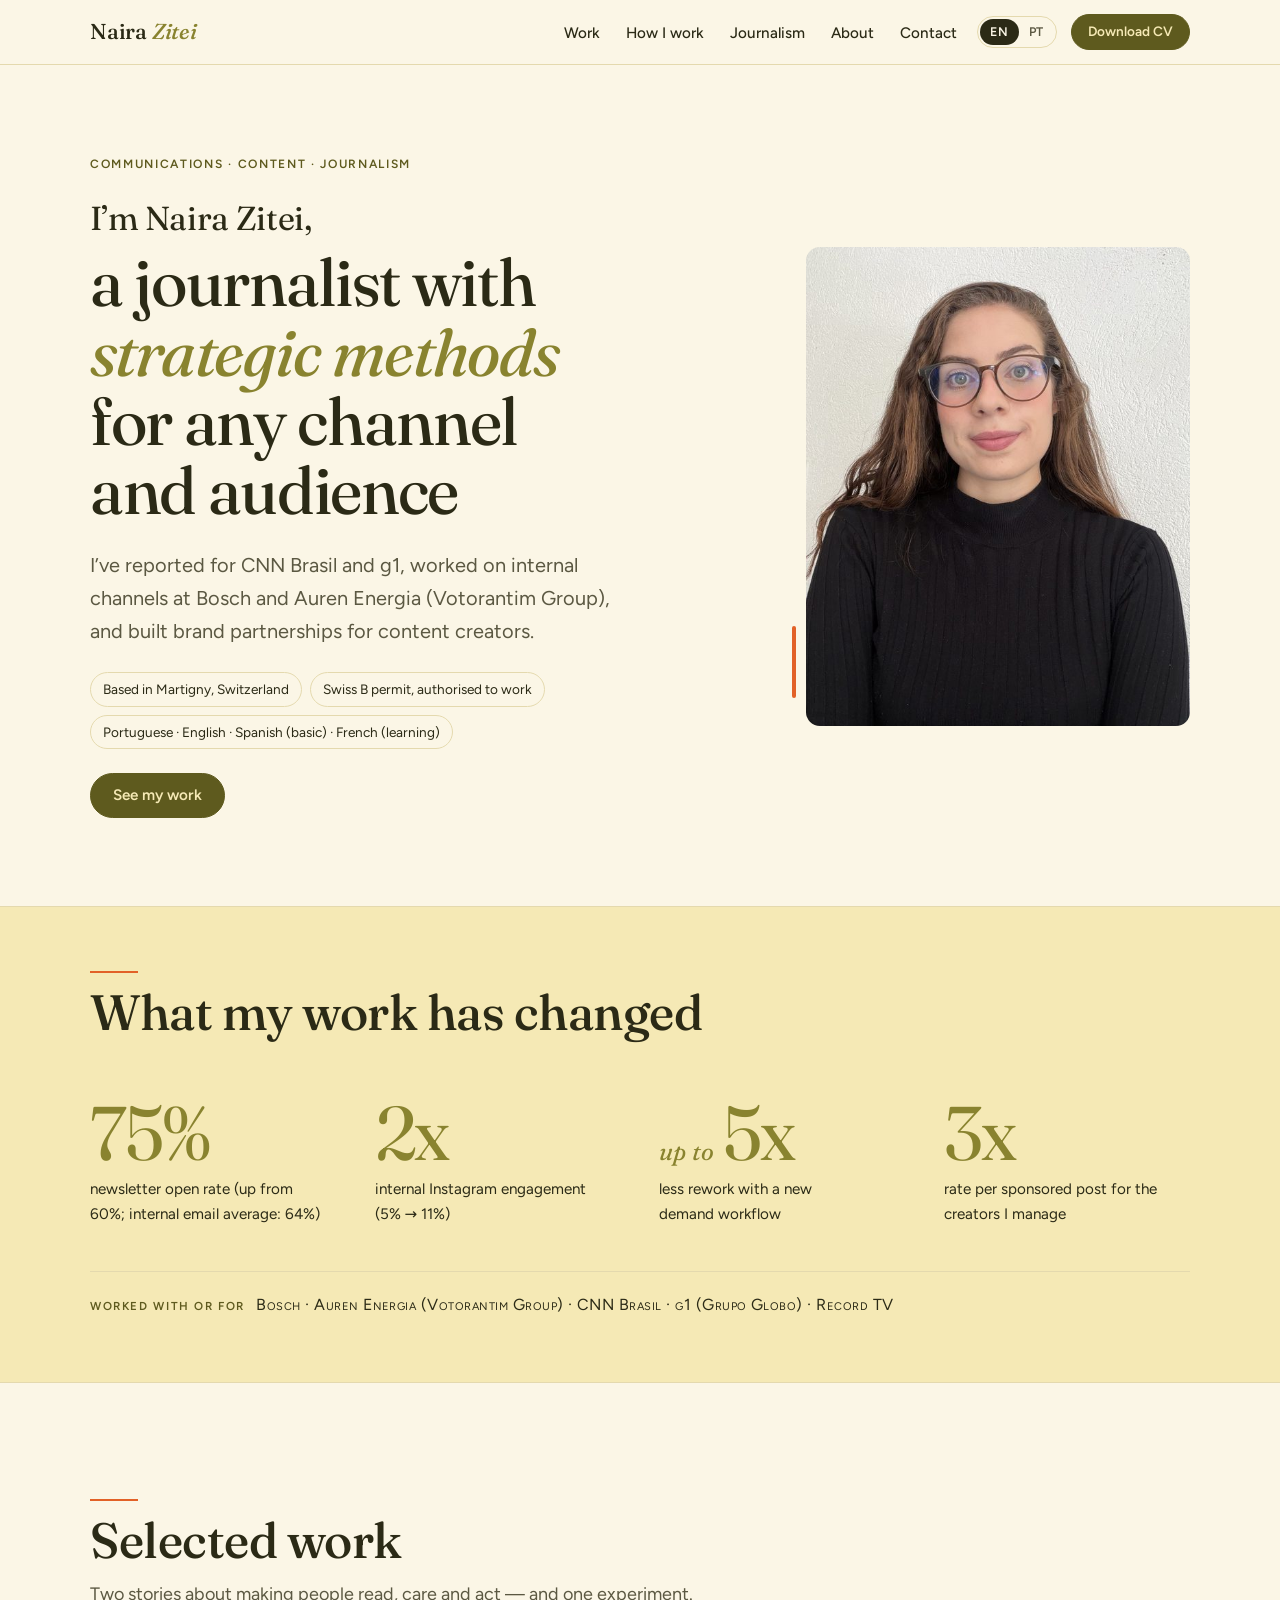
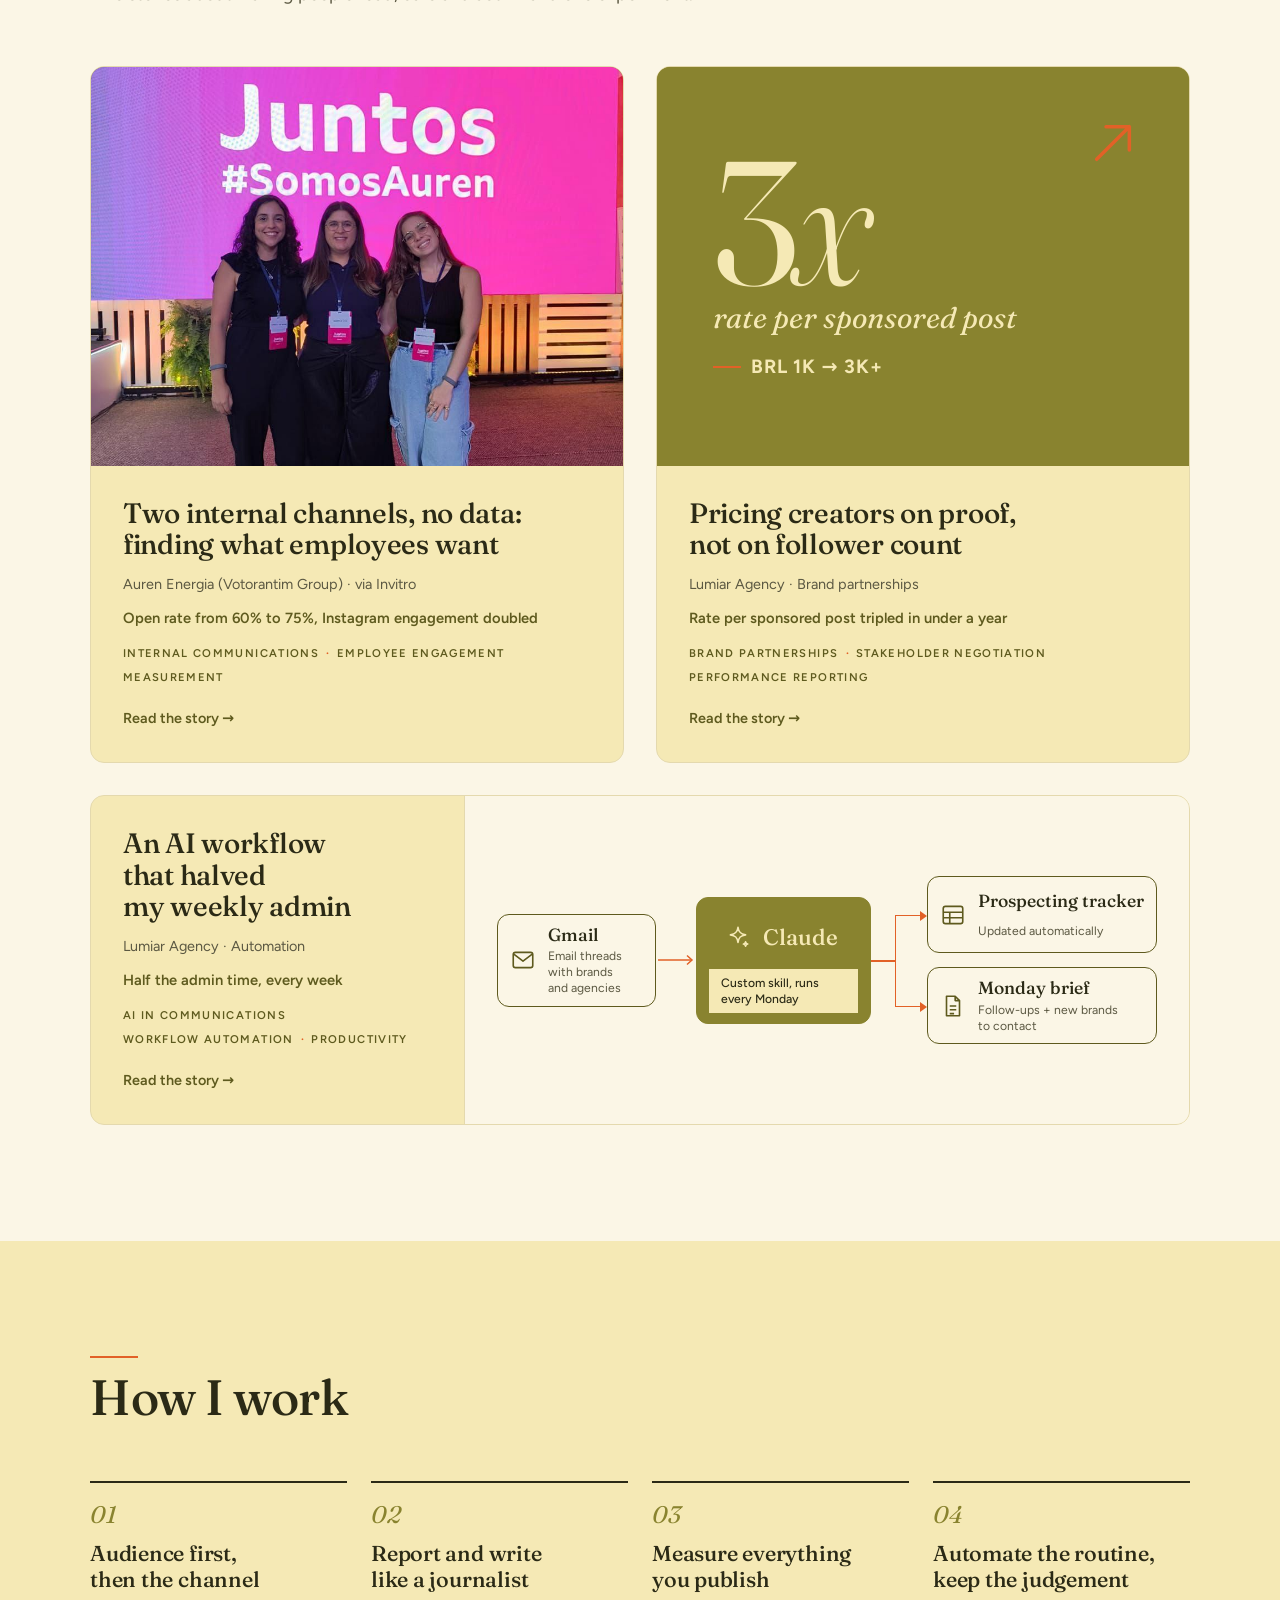
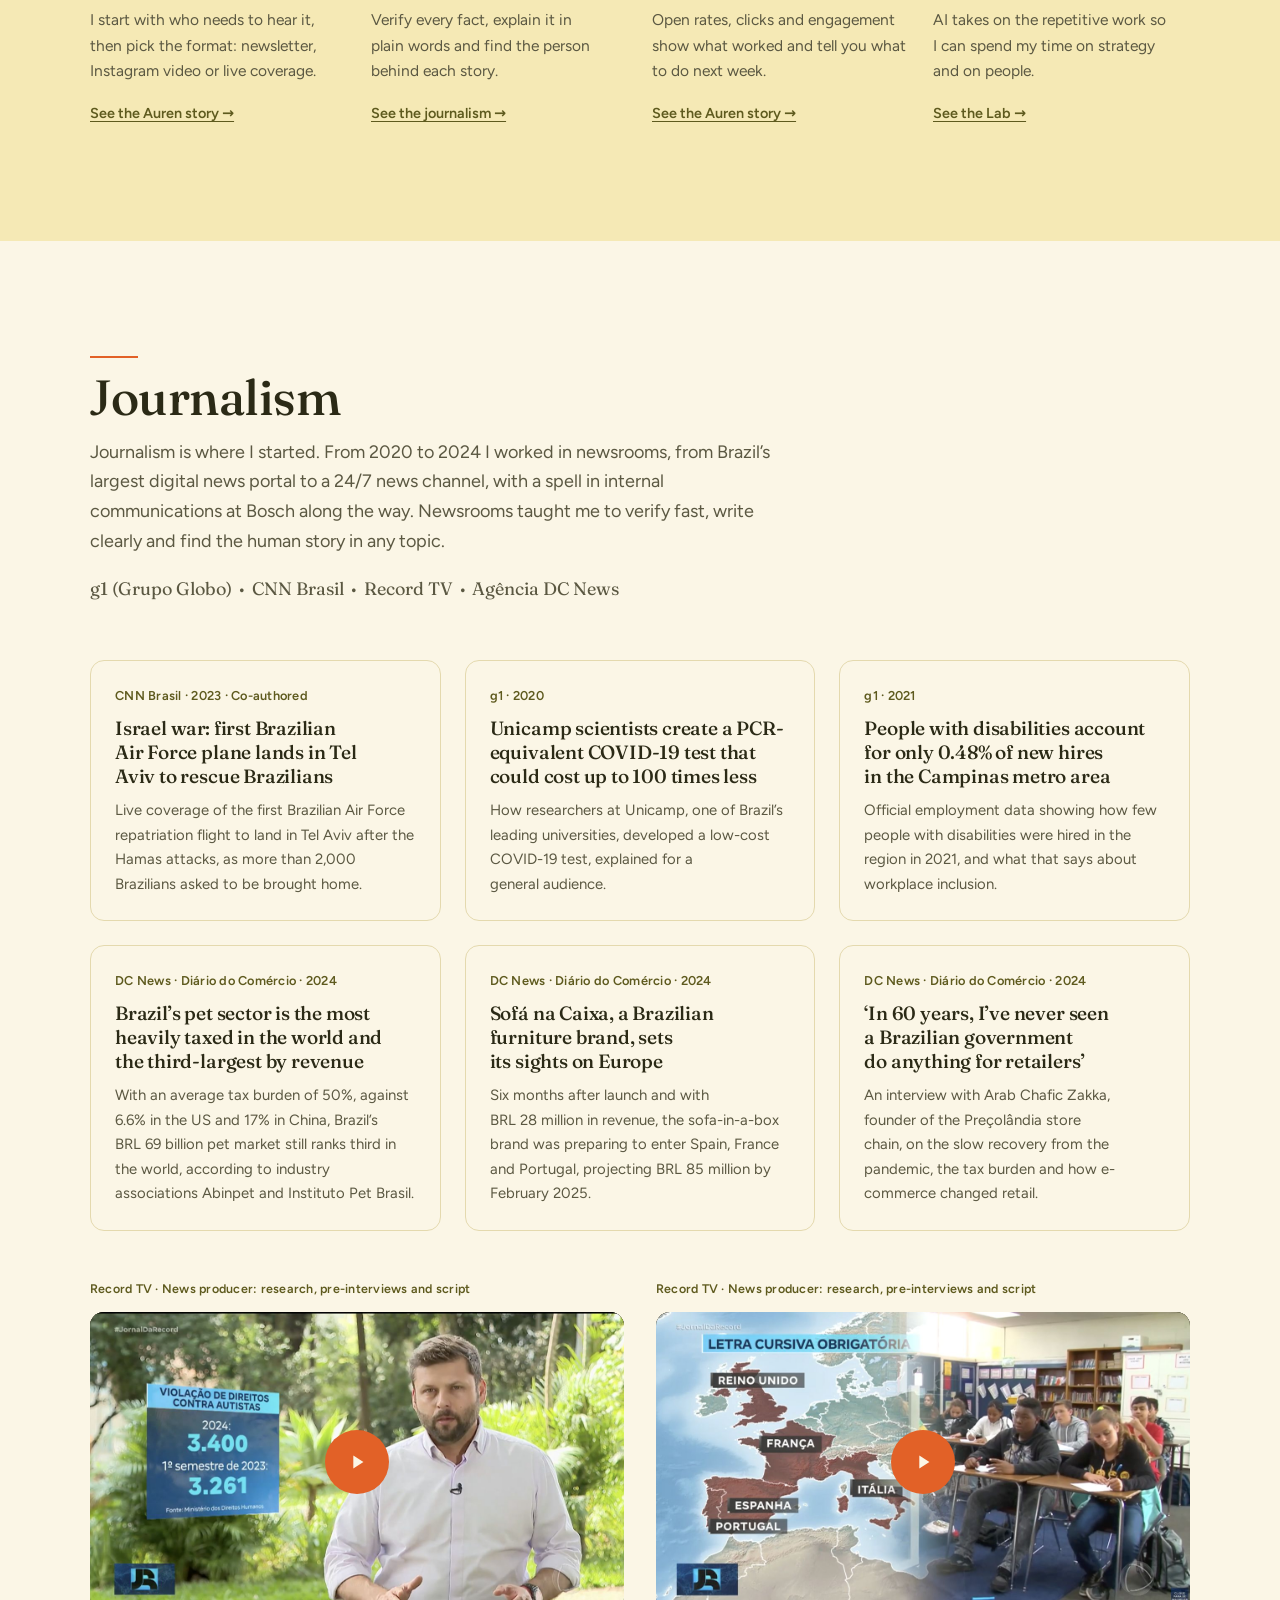
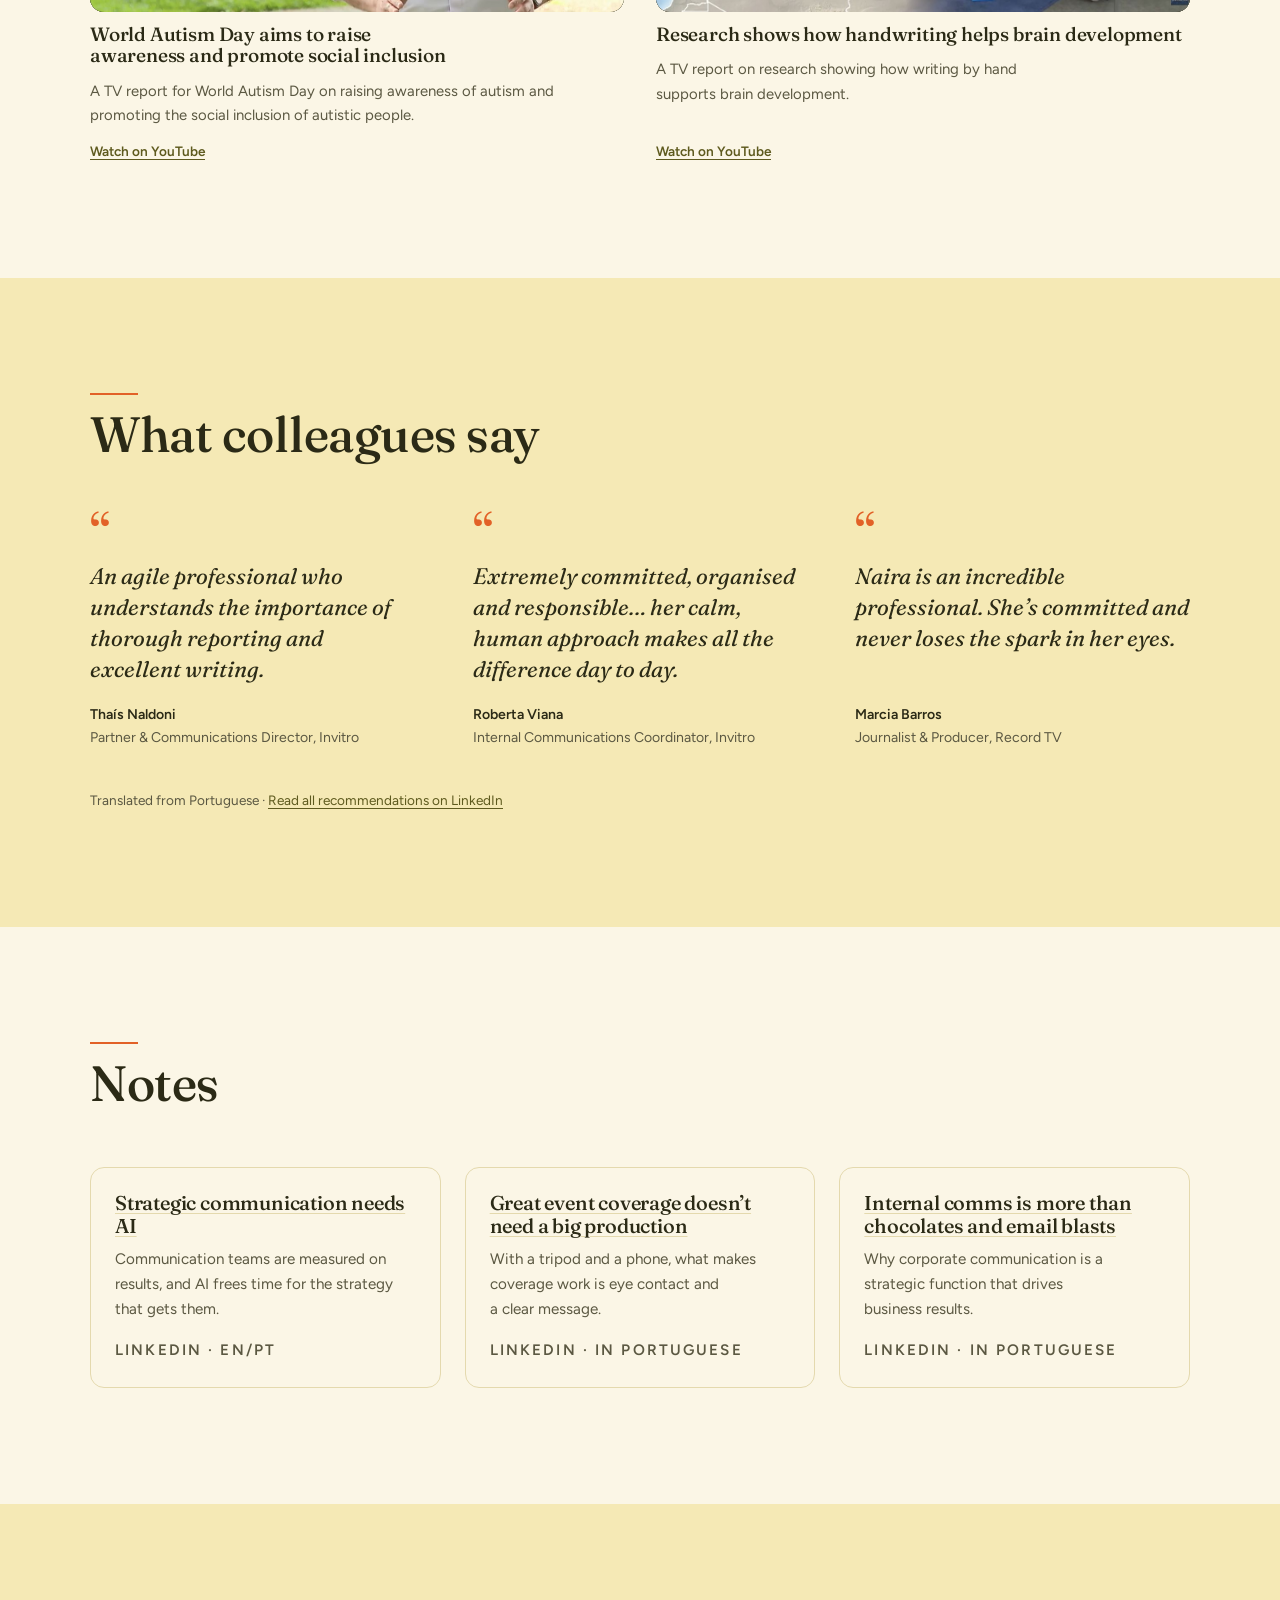
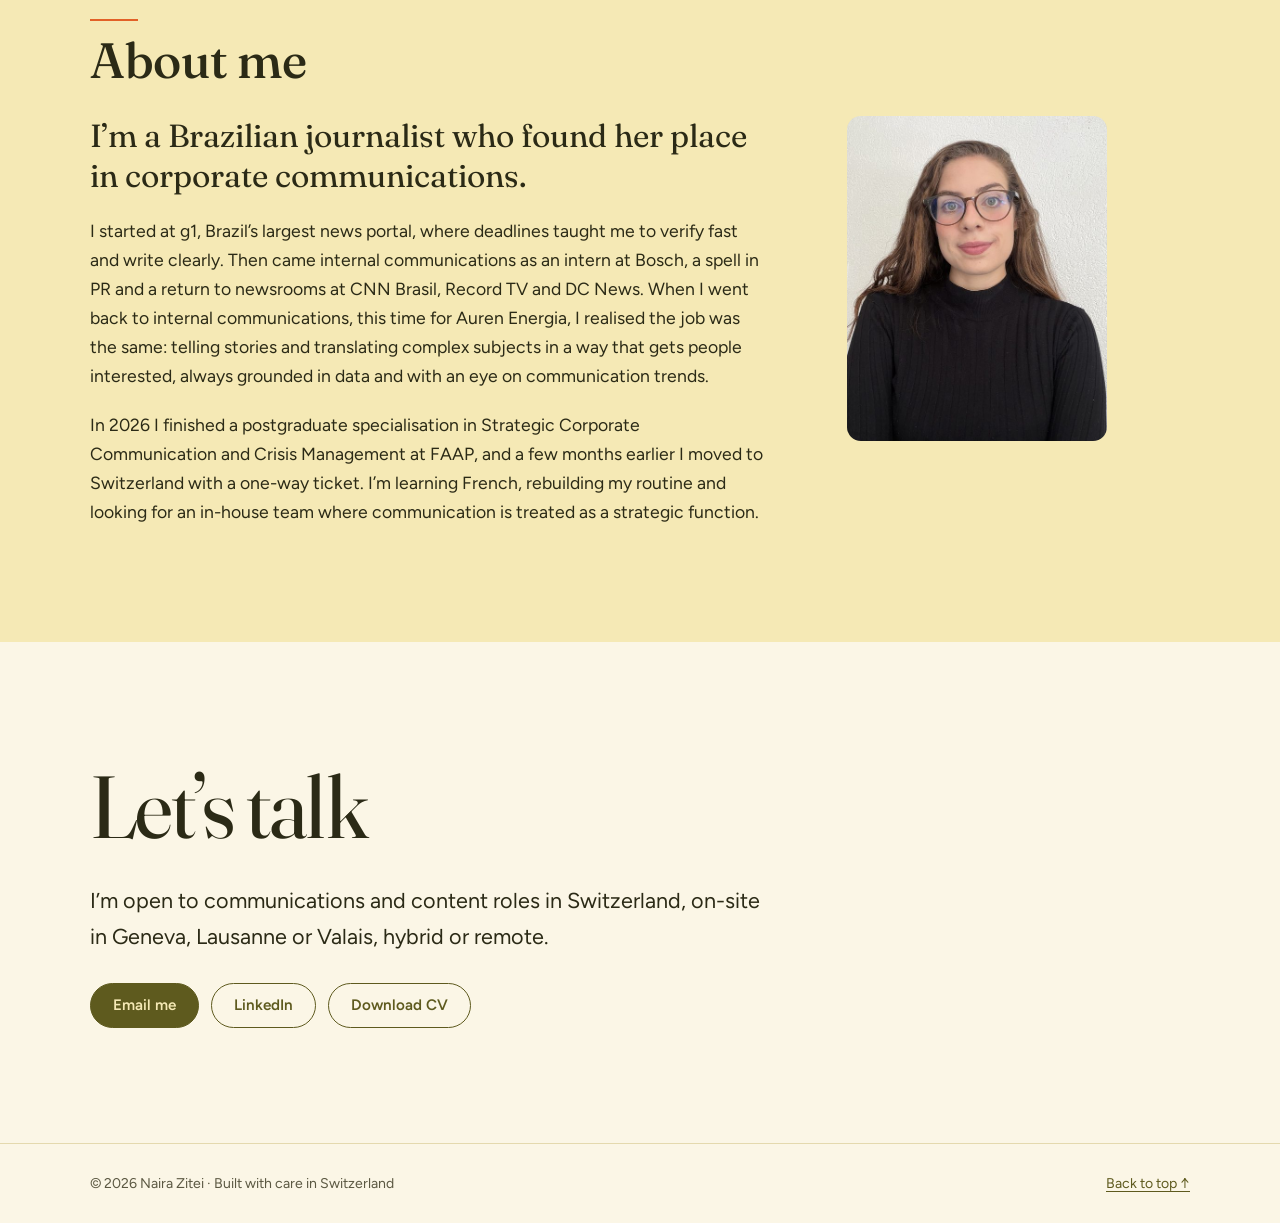
<file: index.html>
<!doctype html>
<html lang="en">
<head>
<meta charset="utf-8">
<meta name="viewport" content="width=device-width, initial-scale=1, viewport-fit=cover">
<title>Naira Zitei | Communications, Content and Journalism</title>
<meta name="description" content="Journalist-trained communications and content specialist based in Switzerland. Case studies from Auren Energia (Votorantim Group) and brand partnerships, plus published journalism for CNN Brasil and g1.">
<link rel="canonical" href="https://nairazitei.github.io/">
<link rel="alternate" hreflang="en" href="https://nairazitei.github.io/">
<link rel="alternate" hreflang="pt-BR" href="https://nairazitei.github.io/pt/">
<link rel="alternate" hreflang="x-default" href="https://nairazitei.github.io/">
<meta property="og:type" content="website">
<meta property="og:locale" content="en_GB">
<meta property="og:title" content="Naira Zitei | Communications, Content and Journalism">
<meta property="og:description" content="Journalist-trained communications and content specialist based in Switzerland. Case studies from Auren Energia (Votorantim Group) and brand partnerships, plus published journalism for CNN Brasil and g1.">
<meta property="og:url" content="https://nairazitei.github.io/">
<meta property="og:image" content="https://nairazitei.github.io/assets/img/og-image.jpg">
<meta property="og:image:width" content="1200">
<meta property="og:image:height" content="630">
<meta property="og:image:alt" content="Portrait of Naira Zitei with the headline: A journalist with strategic methods for any channel and audience">
<meta name="twitter:card" content="summary_large_image">
<meta name="theme-color" content="#FBF6E6">
<link rel="icon" href="assets/img/favicon.svg" type="image/svg+xml">
<link rel="preload" href="assets/fonts/fraunces-latin-opsz-normal.woff2" as="font" type="font/woff2" crossorigin>
<link rel="preload" href="assets/fonts/figtree-latin-wght-normal.woff2" as="font" type="font/woff2" crossorigin>
<link rel="stylesheet" href="assets/css/style.css">
</head>
<body>
<a class="skip" href="#main">Skip to&nbsp;content</a>
<header class="site-header">
  <div class="wrap">
    <a class="wordmark" href="#top">Naira <em>Zitei</em></a>
    <nav class="nav" id="site-nav" aria-label="Main">
      <ul>
        <li><a href="#work">Work</a></li>
        <li><a href="#how-i-work">How I&nbsp;work</a></li>
        <li><a href="#journalism">Journalism</a></li>
        <li><a href="#about">About</a></li>
        <li><a href="#contact">Contact</a></li>
      </ul>
    </nav>
    <div class="header-tools">
      <div class="lang" role="group" aria-label="Language">
        <a href="index.html" hreflang="en" lang="en" aria-current="page"><span aria-hidden="true">EN</span><span class="sr-only">English</span></a>
        <a href="pt/index.html" hreflang="pt-BR" lang="pt-BR"><span aria-hidden="true">PT</span><span class="sr-only">Português</span></a>
      </div>
      <a class="btn btn--primary btn--sm" href="assets/cv/Naira-Zitei-CV-EN.pdf" target="_blank" rel="noopener">Download CV<span class="sr-only"> (opens in a new tab)</span></a>
      <button class="menu-btn" type="button" aria-controls="site-nav" aria-expanded="false" aria-label="Menu">
        <svg width="20" height="14" viewBox="0 0 20 14" aria-hidden="true"><path d="M0 1h20M0 7h20M0 13h20" stroke="currentColor" stroke-width="1.8" fill="none"/></svg>
      </button>
    </div>
  </div>
</header>
<main id="main">
<span id="top"></span>
<section class="hero" aria-labelledby="hero-title">
  <div class="wrap">
    <div class="hero-text">
      <p class="eyebrow">Communications · Content ·&nbsp;Journalism</p>
      <h1 id="hero-title"><span class="hello">I’m Naira Zitei,</span> a journalist with <em class="accent">strategic&nbsp;methods</em> for any channel and&nbsp;audience</h1>
      <p class="sub">I’ve reported for CNN Brasil and g1, worked on internal channels at Bosch and Auren Energia (Votorantim Group), and built brand partnerships for content&nbsp;creators.</p>
      <ul class="tags"><li>Based in Martigny,&nbsp;Switzerland</li><li>Swiss B permit, authorised to&nbsp;work</li><li>Portuguese · English · Spanish (basic) · French&nbsp;(learning)</li></ul>
      <div class="btn-row">
        <a class="btn btn--primary" href="#work">See my&nbsp;work</a>
      </div>
    </div>
    <div class="hero-photo"><img src="assets/img/naira-zitei-portrait-1000.jpg" srcset="assets/img/naira-zitei-portrait-560.jpg 560w, assets/img/naira-zitei-portrait-1000.jpg 1000w" sizes="(max-width: 760px) 260px, 420px" width="1000" height="1333" alt="Portrait of Naira Zitei" fetchpriority="high"></div>
  </div>
</section>

<section class="numbers" aria-labelledby="numbers-title">
  <div class="wrap">
    <div class="section-head"><hr class="rule"><h2 id="numbers-title">What my work has&nbsp;changed</h2></div>
    <ul class="numbers-grid">
      <li><a class="num-link" href="auren.html"><span class="big">75%</span><p>newsletter open rate (up from 60%; internal email average:&nbsp;64%)</p></a></li>
      <li><a class="num-link" href="auren.html"><span class="big">2x</span><p>internal Instagram engagement (5% →&nbsp;11%)</p></a></li>
      <li><a class="num-link" href="auren.html"><span class="big"><span class="upto">up to</span>5x</span><p>less rework with a new demand&nbsp;workflow</p></a></li>
      <li><a class="num-link" href="creators.html"><span class="big">3x</span><p>rate per sponsored post for the creators I&nbsp;manage</p></a></li>
    </ul>
    <p class="names"><strong>WORKED WITH OR&nbsp;FOR</strong> <span>Bosch · Auren Energia (Votorantim Group) · CNN Brasil · g1 (Grupo Globo) · Record TV</span></p>
  </div>
</section>

<section class="section" id="work" aria-labelledby="work-title">
  <div class="wrap">
    <div class="section-head">
      <hr class="rule">
      <h2 id="work-title">Selected&nbsp;work</h2>
      <p>Two stories about making people read, care and act — and one&nbsp;experiment.</p>
    </div>
    <div class="work-grid">
      <a class="card" href="auren.html">
        <div class="card-media"><img src="assets/img/evento-auren-2025.jpg" width="960" height="1280" loading="lazy" alt="Auren communications team at the 2025 leadership event"></div>
        <div class="card-body">
          <h3 class="card-title">Two internal channels, no data: finding what employees&nbsp;want</h3>
          <p class="card-context">Auren Energia (Votorantim Group) · via&nbsp;Invitro</p>
          <p class="card-result">Open rate from 60% to 75%, Instagram engagement&nbsp;doubled</p>
          <ul class="chips dotlist"><li>Internal communications</li><li>Employee engagement</li><li>Measurement</li></ul>
          <span class="card-cta">Read the story →</span>
        </div>
      </a>
      <a class="card" href="creators.html">
        <div class="card-media"><div class="typo-cover" role="img" aria-label="3x rate per sponsored post, from BRL 1K to 3K+">
  <svg class="arrow" viewBox="0 0 48 48" aria-hidden="true"><path d="M10 38 38 10M18 10h20v20" fill="none" stroke="#E26127" stroke-width="3" stroke-linecap="round" stroke-linejoin="round"/></svg>
  <span class="x" aria-hidden="true">3<em>x</em></span>
  <span class="lbl" aria-hidden="true">rate per sponsored post</span>
  <span class="from" aria-hidden="true">BRL 1K → 3K+</span>
</div></div>
        <div class="card-body">
          <h3 class="card-title">Pricing creators on proof, not on follower&nbsp;count</h3>
          <p class="card-context">Lumiar Agency · Brand&nbsp;partnerships</p>
          <p class="card-result">Rate per sponsored post tripled in under a&nbsp;year</p>
          <ul class="chips dotlist"><li>Brand partnerships</li><li>Stakeholder negotiation</li><li>Performance&nbsp;reporting</li></ul>
          <span class="card-cta">Read the story →</span>
        </div>
      </a>
      <a class="card card--lab" href="lab.html">
        <div class="card-body">
          <h3 class="card-title">An AI workflow that halved my weekly&nbsp;admin</h3>
          <p class="card-context">Lumiar Agency ·&nbsp;Automation</p>
          <p class="card-result">Half the admin time, every&nbsp;week</p>
          <ul class="chips dotlist"><li>AI in communications</li><li>Workflow automation</li><li>Productivity</li></ul>
          <span class="card-cta">Read the story →</span>
        </div>
        <div class="lab-visual"><figure class="flow-fig" style="margin:0;width:100%">
  <div class="flow" role="img" aria-label="Diagram: Gmail threads go to a Claude skill every Monday, which updates the prospecting tracker and produces a brief with follow-ups and new brands to contact.">
    <div class="node"><svg viewBox="0 0 24 24" fill="none" stroke="currentColor" stroke-width="1.5" stroke-linecap="round" stroke-linejoin="round" aria-hidden="true"><rect x="3" y="5" width="18" height="14" rx="2"/><path d="m3.5 6.5 8.5 6.5 8.5-6.5"/></svg><b>Gmail</b><small>Email threads with brands and&nbsp;agencies</small></div>
    <div class="flow-arrow"><span class="fork-h"><svg viewBox="0 0 40 12" aria-hidden="true"><path d="M2 6h34" stroke="currentColor" stroke-width="1.5"/><path d="m31 1.5 5 4.5-5 4.5" fill="none" stroke="currentColor" stroke-width="1.5"/></svg></span><span class="fork-v"><svg viewBox="0 0 12 36" aria-hidden="true"><path d="M6 2v30" stroke="currentColor" stroke-width="1.5"/><path d="m1.5 27 4.5 5 4.5-5" fill="none" stroke="currentColor" stroke-width="1.5"/></svg></span></div>
    <div class="node node--claude"><svg viewBox="0 0 24 24" fill="none" stroke="currentColor" stroke-width="1.5" stroke-linejoin="round" aria-hidden="true"><path d="M12 3c.6 4.6 2.4 6.4 7 7-4.6.6-6.4 2.4-7 7-.6-4.6-2.4-6.4-7-7 4.6-.6 6.4-2.4 7-7Z"/><path d="M19 16.5c.2 1.3.8 1.9 2 2-1.2.2-1.8.8-2 2-.2-1.2-.8-1.8-2-2 1.2-.1 1.8-.7 2-2Z"/></svg><b>Claude</b><small>Custom skill, runs every&nbsp;Monday</small></div>
    <div class="fork" aria-hidden="true"><i class="f-in"></i><i class="f-v"></i><i class="f-a f-a1"></i><i class="f-a f-a2"></i></div><div class="flow-arrow fork-v-wrap"><span class="fork-v"><svg viewBox="0 0 12 36" aria-hidden="true"><path d="M6 2v30" stroke="currentColor" stroke-width="1.5"/><path d="m1.5 27 4.5 5 4.5-5" fill="none" stroke="currentColor" stroke-width="1.5"/></svg></span></div>
    <div class="flow-outs">
      <div class="node"><svg viewBox="0 0 24 24" fill="none" stroke="currentColor" stroke-width="1.5" aria-hidden="true"><rect x="3" y="4" width="18" height="16" rx="2"/><path d="M3 9.5h18M3 14.5h18M9 9.5V20"/></svg><b>Prospecting&nbsp;tracker</b><small>Updated&nbsp;automatically</small></div>
      <div class="node"><svg viewBox="0 0 24 24" fill="none" stroke="currentColor" stroke-width="1.5" stroke-linejoin="round" aria-hidden="true"><path d="M6 3h8l4 4v14H6z"/><path d="M14 3v4h4M9 12h6M9 15.5h6M9 19h4"/></svg><b>Monday&nbsp;brief</b><small>Follow-ups + new brands to&nbsp;contact</small></div>
    </div>
  </div>
  
</figure></div>
      </a>
    </div>
  </div>
</section>

<section class="section section--band" id="how-i-work" aria-labelledby="how-title">
  <div class="wrap">
    <div class="section-head">
      <hr class="rule">
      <h2 id="how-title">How I&nbsp;work</h2>
    </div>
    <ol class="principles">
      <li class="principle"><span class="n">01</span><h3>Audience first, then the&nbsp;channel</h3><p>I start with who needs to hear it, then pick the format: newsletter, Instagram video or live&nbsp;coverage.</p><a href="auren.html">See the Auren story&nbsp;→</a></li>
      <li class="principle"><span class="n">02</span><h3>Report and write like a&nbsp;journalist</h3><p>Verify every fact, explain it in plain words and find the person behind each&nbsp;story.</p><a href="#journalism">See the journalism&nbsp;→</a></li>
      <li class="principle"><span class="n">03</span><h3>Measure everything you&nbsp;publish</h3><p>Open rates, clicks and engagement show what worked and tell you what to do next&nbsp;week.</p><a href="auren.html">See the Auren story&nbsp;→</a></li>
      <li class="principle"><span class="n">04</span><h3>Automate the routine, keep the&nbsp;judgement</h3><p>AI takes on the repetitive work so I can spend my time on strategy and on&nbsp;people.</p><a href="lab.html">See the Lab&nbsp;→</a></li>
    </ol>
  </div>
</section>

<section class="section" id="journalism" aria-labelledby="jour-title">
  <div class="wrap">
    <div class="section-head">
      <hr class="rule">
      <h2 id="jour-title">Journalism</h2>
      <p>Journalism is where I started. From 2020 to 2024 I worked in newsrooms, from Brazil’s largest digital news portal to a 24/7 news channel, with a spell in internal communications at Bosch along the way. Newsrooms taught me to verify fast, write clearly and find the human story in any&nbsp;topic.</p>
      <p class="outlets dotlist"><span>g1 (Grupo Globo)</span><span>CNN Brasil</span><span>Record TV</span><span>Agência DC&nbsp;News</span></p>
    </div>
    <ul class="article-grid">
      <li class="article"><p class="meta">CNN Brasil · 2023 ·&nbsp;Co-authored</p><h3><a href="https://www.cnnbrasil.com.br/internacional/guerra-de-israel-1o-aviao-da-fab-chega-a-tel-aviv-para-resgatar-brasileiros/" target="_blank" rel="noopener">Israel war: first Brazilian Air Force plane lands in Tel Aviv to rescue Brazilians<span class="sr-only"> (opens in a new tab)</span></a></h3><p>Live coverage of the first Brazilian Air Force repatriation flight to land in Tel Aviv after the Hamas attacks, as more than 2,000 Brazilians asked to be brought&nbsp;home.</p></li>
      <li class="article"><p class="meta">g1 ·&nbsp;2020</p><h3><a href="https://g1.globo.com/sp/campinas-regiao/noticia/2020/08/30/cientistas-da-unicamp-criam-novo-teste-da-covid-19-e-preveem-valor-ate-100-vezes-mais-barato-que-exames-tradicionais.ghtml" target="_blank" rel="noopener">Unicamp scientists create a PCR-equivalent COVID-19 test that could cost up to 100 times less<span class="sr-only"> (opens in a new tab)</span></a></h3><p>How researchers at Unicamp, one of Brazil’s leading universities, developed a low-cost COVID-19 test, explained for a general&nbsp;audience.</p></li>
      <li class="article"><p class="meta">g1 ·&nbsp;2021</p><h3><a href="https://g1.globo.com/sp/campinas-regiao/noticia/2021/09/06/pessoas-com-deficiencia-sao-048percent-das-admissoes-em-2021-na-regiao-metropolitana-de-campinas.ghtml" target="_blank" rel="noopener">People with disabilities account for only 0.48% of new hires in the Campinas metro area<span class="sr-only"> (opens in a new tab)</span></a></h3><p>Official employment data showing how few people with disabilities were hired in the region in 2021, and what that says about workplace&nbsp;inclusion.</p></li>
      <li class="article"><p class="meta">DC News · Diário do Comércio ·&nbsp;2024</p><h3><a href="https://dcomercio.com.br/publicacao/s/setor-pet-do-brasil-e-o-mais-tributado-do-mundo-e-tem-3o-maior-faturamento" target="_blank" rel="noopener">Brazil’s pet sector is the most heavily taxed in the world and the third-largest by revenue<span class="sr-only"> (opens in a new tab)</span></a></h3><p>With an average tax burden of 50%, against 6.6% in the US and 17% in China, Brazil’s BRL&nbsp;69&nbsp;billion pet market still ranks third in the world, according to industry associations Abinpet and Instituto Pet&nbsp;Brasil.</p></li>
      <li class="article"><p class="meta">DC News · Diário do Comércio ·&nbsp;2024</p><h3><a href="https://dcomercio.com.br/publicacao/s/sofa-na-caixa-marca-brasileira-de-moveis-vai-explorar-mercado-europeu" target="_blank" rel="noopener">Sofá na Caixa, a Brazilian furniture brand, sets its sights on Europe<span class="sr-only"> (opens in a new tab)</span></a></h3><p>Six months after launch and with BRL&nbsp;28&nbsp;million in revenue, the sofa-in-a-box brand was preparing to enter Spain, France and Portugal, projecting BRL&nbsp;85&nbsp;million by February&nbsp;2025.</p></li>
      <li class="article"><p class="meta">DC News · Diário do Comércio ·&nbsp;2024</p><h3><a href="https://dcomercio.com.br/publicacao/s/em-60-anos-nunca-vi-um-governo-do-brasil-fazer-algo-pelos-varejistas" target="_blank" rel="noopener">‘In 60 years, I’ve never seen a Brazilian government do anything for retailers’<span class="sr-only"> (opens in a new tab)</span></a></h3><p>An interview with Arab Chafic Zakka, founder of the Preçolândia store chain, on the slow recovery from the pandemic, the tax burden and how e-commerce changed&nbsp;retail.</p></li>
    </ul>
    <div class="videos">
    <article class="video">
      <p class="cap">Record TV · News producer: research, pre-interviews and&nbsp;script</p>
      <div class="video-frame"><button type="button" class="video-play has-poster" data-yt="qqfcTQo4cUs" data-title="World Autism Day aims to raise awareness and promote social inclusion"><img class="video-poster" src="assets/img/video-dia-autismo.jpg" width="1280" height="716" loading="lazy" alt=""><span class="disc"><svg width="22" height="22" viewBox="0 0 24 24" aria-hidden="true"><path d="M8 5v14l11-7z" fill="#FBF6E6"/></svg></span><span class="hint">Play video</span><span class="sr-only">: World Autism Day aims to raise awareness and promote social inclusion</span></button></div>
      <h3>World Autism Day aims to raise awareness and promote social&nbsp;inclusion</h3>
      <p>A TV report for World Autism Day on raising awareness of autism and promoting the social inclusion of autistic&nbsp;people.</p>
      <p class="yt"><a href="https://www.youtube.com/watch?v=qqfcTQo4cUs" target="_blank" rel="noopener">Watch on YouTube<span class="sr-only"> (opens in a new tab)</span></a></p>
    </article>
    <article class="video">
      <p class="cap">Record TV · News producer: research, pre-interviews and&nbsp;script</p>
      <div class="video-frame"><button type="button" class="video-play has-poster" data-yt="EiNPVbCGUAY" data-title="Research shows how handwriting helps brain development"><img class="video-poster" src="assets/img/video-escrita-a-mao.jpg" width="1280" height="716" loading="lazy" alt=""><span class="disc"><svg width="22" height="22" viewBox="0 0 24 24" aria-hidden="true"><path d="M8 5v14l11-7z" fill="#FBF6E6"/></svg></span><span class="hint">Play video</span><span class="sr-only">: Research shows how handwriting helps brain development</span></button></div>
      <h3>Research shows how handwriting helps brain&nbsp;development</h3>
      <p>A TV report on research showing how writing by hand supports brain&nbsp;development.</p>
      <p class="yt"><a href="https://www.youtube.com/watch?v=EiNPVbCGUAY" target="_blank" rel="noopener">Watch on YouTube<span class="sr-only"> (opens in a new tab)</span></a></p>
    </article>
    </div>
  </div>
</section>

<section class="section section--band" aria-labelledby="quotes-title">
  <div class="wrap">
    <div class="section-head"><hr class="rule"><h2 id="quotes-title">What colleagues&nbsp;say</h2></div>
    <ul class="quotes">
    <li><figure class="quote"><blockquote>An agile professional who understands the importance of thorough reporting and excellent&nbsp;writing.</blockquote><figcaption><strong>Thaís&nbsp;Naldoni</strong>Partner &amp; Communications Director,&nbsp;Invitro</figcaption></figure></li>
    <li><figure class="quote"><blockquote>Extremely committed, organised and responsible… her calm, human approach makes all the difference day to&nbsp;day.</blockquote><figcaption><strong>Roberta&nbsp;Viana</strong>Internal Communications Coordinator,&nbsp;Invitro</figcaption></figure></li>
    <li><figure class="quote"><blockquote>Naira is an incredible professional. She’s committed and never loses the spark in her&nbsp;eyes.</blockquote><figcaption><strong>Marcia&nbsp;Barros</strong>Journalist &amp; Producer, Record&nbsp;TV</figcaption></figure></li>
    </ul>
    <p class="fineprint">Translated from Portuguese · <a href="https://www.linkedin.com/in/nairazitei/" target="_blank" rel="noopener">Read all recommendations on LinkedIn<span class="sr-only"> (opens in a new tab)</span></a></p>
  </div>
</section>

<section class="section" aria-labelledby="notes-title">
  <div class="wrap">
    <div class="section-head">
      <hr class="rule">
      <h2 id="notes-title">Notes</h2>
    </div>
    <ul class="notes">
    <li class="note"><h3><a href="https://www.linkedin.com/feed/update/urn:li:activity:7483584337041596417/" target="_blank" rel="noopener">Strategic communication needs AI<span class="sr-only"> (opens in a new tab)</span></a></h3><p>Communication teams are measured on results, and AI frees time for the strategy that gets&nbsp;them.</p><p class="label">LinkedIn ·&nbsp;EN/PT</p></li>
    <li class="note"><h3><a href="https://www.linkedin.com/feed/update/urn:li:activity:7407185802054610944/" target="_blank" rel="noopener">Great event coverage doesn’t need a big production<span class="sr-only"> (opens in a new tab)</span></a></h3><p>With a tripod and a phone, what makes coverage work is eye contact and a clear&nbsp;message.</p><p class="label">LinkedIn · in&nbsp;Portuguese</p></li>
    <li class="note"><h3><a href="https://www.linkedin.com/feed/update/urn:li:activity:7306816926389825536/" target="_blank" rel="noopener">Internal comms is more than chocolates and email blasts<span class="sr-only"> (opens in a new tab)</span></a></h3><p>Why corporate communication is a strategic function that drives business&nbsp;results.</p><p class="label">LinkedIn · in&nbsp;Portuguese</p></li>
    </ul>
  </div>
</section>

<section class="section section--band" id="about" aria-labelledby="about-title">
  <div class="wrap">
    <div class="section-head" style="margin-bottom:28px"><hr class="rule"><h2 id="about-title">About&nbsp;me</h2></div>
    <div class="about">
      <div class="about-text">
        <p class="lede">I’m a Brazilian journalist who found her place in corporate communications.</p>
        <p>I started at g1, Brazil’s largest news portal, where deadlines taught me to verify fast and write clearly. Then came internal communications as an intern at Bosch, a spell in PR and a return to newsrooms at CNN Brasil, Record TV and DC News. When I went back to internal communications, this time for Auren Energia, I realised the job was the same: telling stories and translating complex subjects in a way that gets people interested, always grounded in data and with an eye on communication&nbsp;trends.</p>
        <p>In 2026 I finished a postgraduate specialisation in Strategic Corporate Communication and Crisis Management at FAAP, and a few months earlier I moved to Switzerland with a one-way ticket. I’m learning French, rebuilding my routine and looking for an in-house team where communication is treated as a strategic&nbsp;function.</p>
      </div>
      <div class="about-photo"><img src="assets/img/naira-zitei-portrait-1000.jpg" srcset="assets/img/naira-zitei-portrait-560.jpg 560w, assets/img/naira-zitei-portrait-1000.jpg 1000w" sizes="260px" width="560" height="747" alt="Portrait of Naira Zitei" loading="lazy"></div>
    </div>
  </div>
</section>

<section class="section contact" id="contact" aria-labelledby="contact-title">
  <div class="wrap">
    <div class="read">
      <h2 id="contact-title">Let’s&nbsp;talk</h2>
      <p class="lead">I’m open to communications and content roles in Switzerland, on-site in Geneva, Lausanne or Valais, hybrid or&nbsp;remote.</p>
      <div class="btn-row">
        <a class="btn btn--primary" href="mailto:nairapz@gmail.com">Email&nbsp;me</a>
        <a class="btn btn--secondary" href="https://www.linkedin.com/in/nairazitei/" target="_blank" rel="noopener">LinkedIn<span class="sr-only"> (opens in a new tab)</span></a>
        <a class="btn btn--secondary" href="assets/cv/Naira-Zitei-CV-EN.pdf" target="_blank" rel="noopener">Download CV<span class="sr-only"> (opens in a new tab)</span></a>
      </div>
    </div>
  </div>
</section>
</main>
<footer class="site-footer">
  <div class="wrap"><p>© 2026 Naira Zitei · Built with care in&nbsp;Switzerland</p><p><a href="#top">Back to top&nbsp;↑</a></p></div>
</footer>
<script src="assets/js/main.js" defer></script>
</body>
</html>
</file>
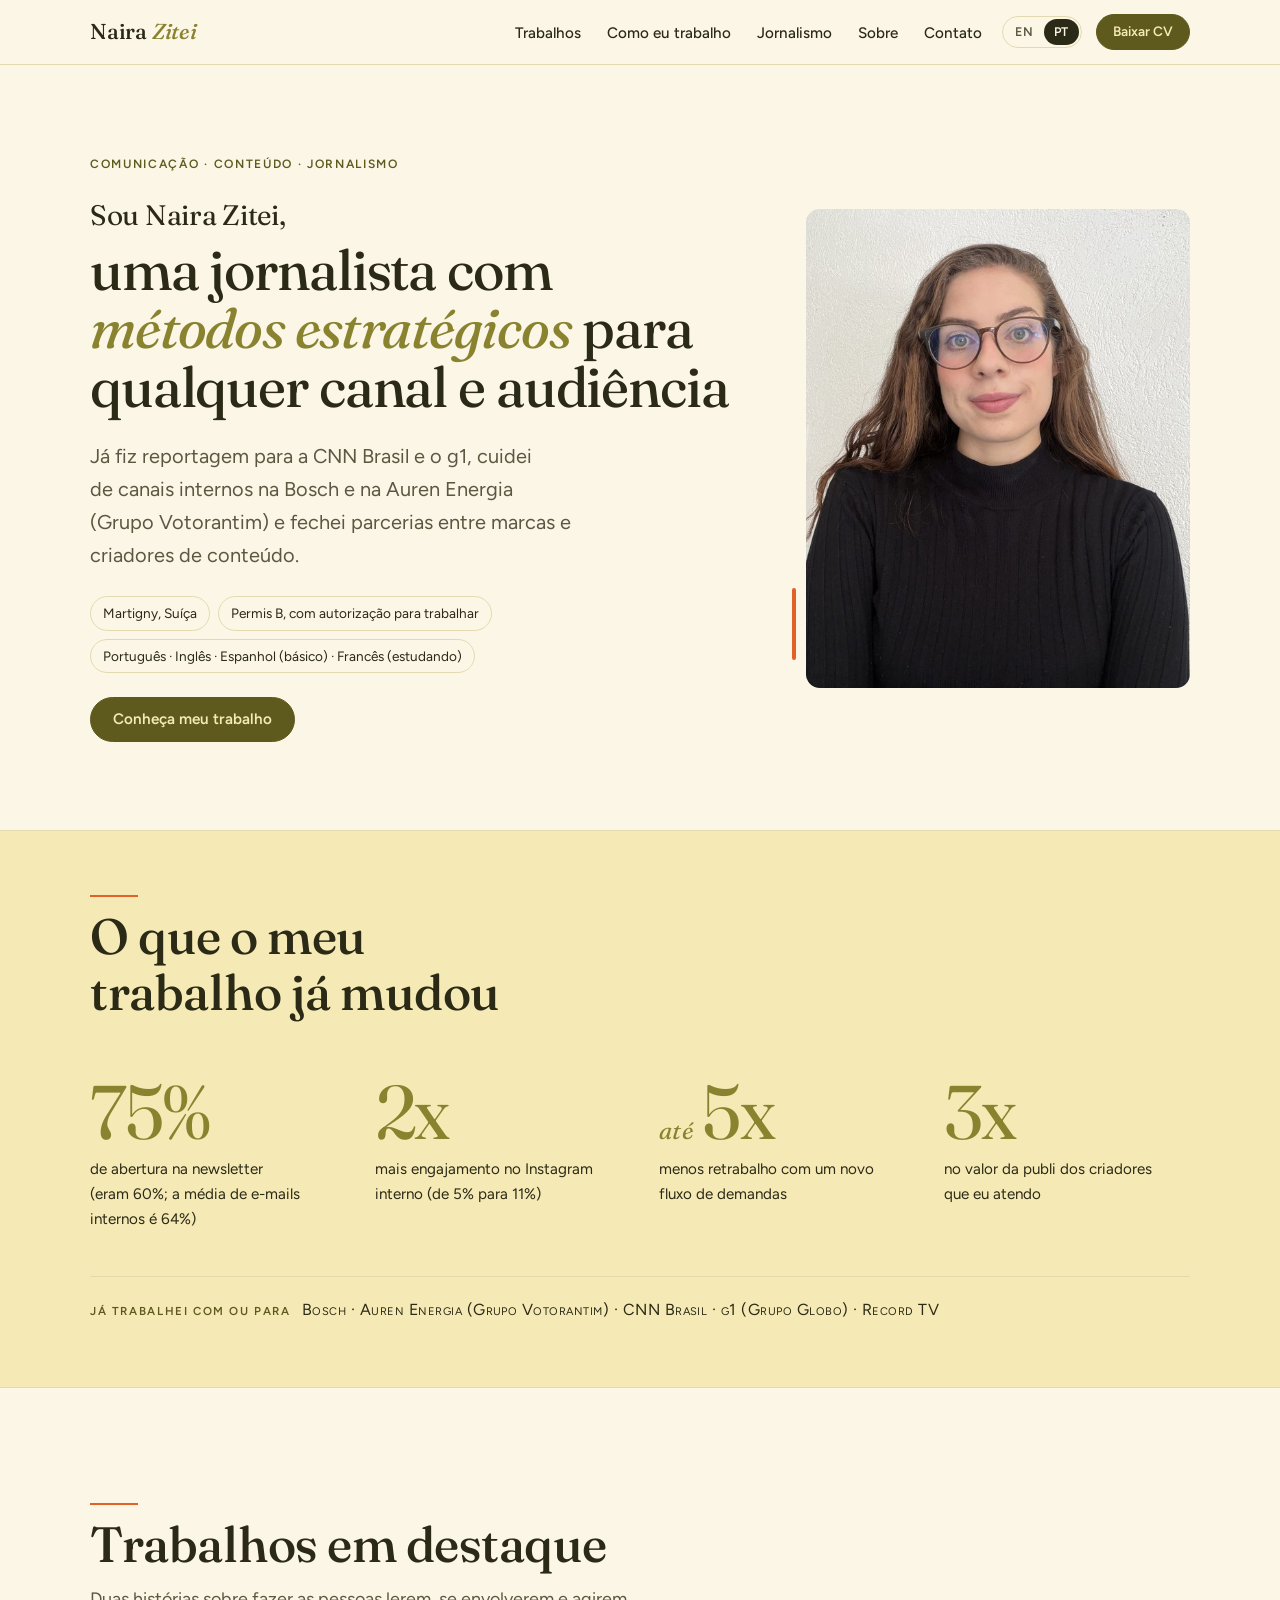
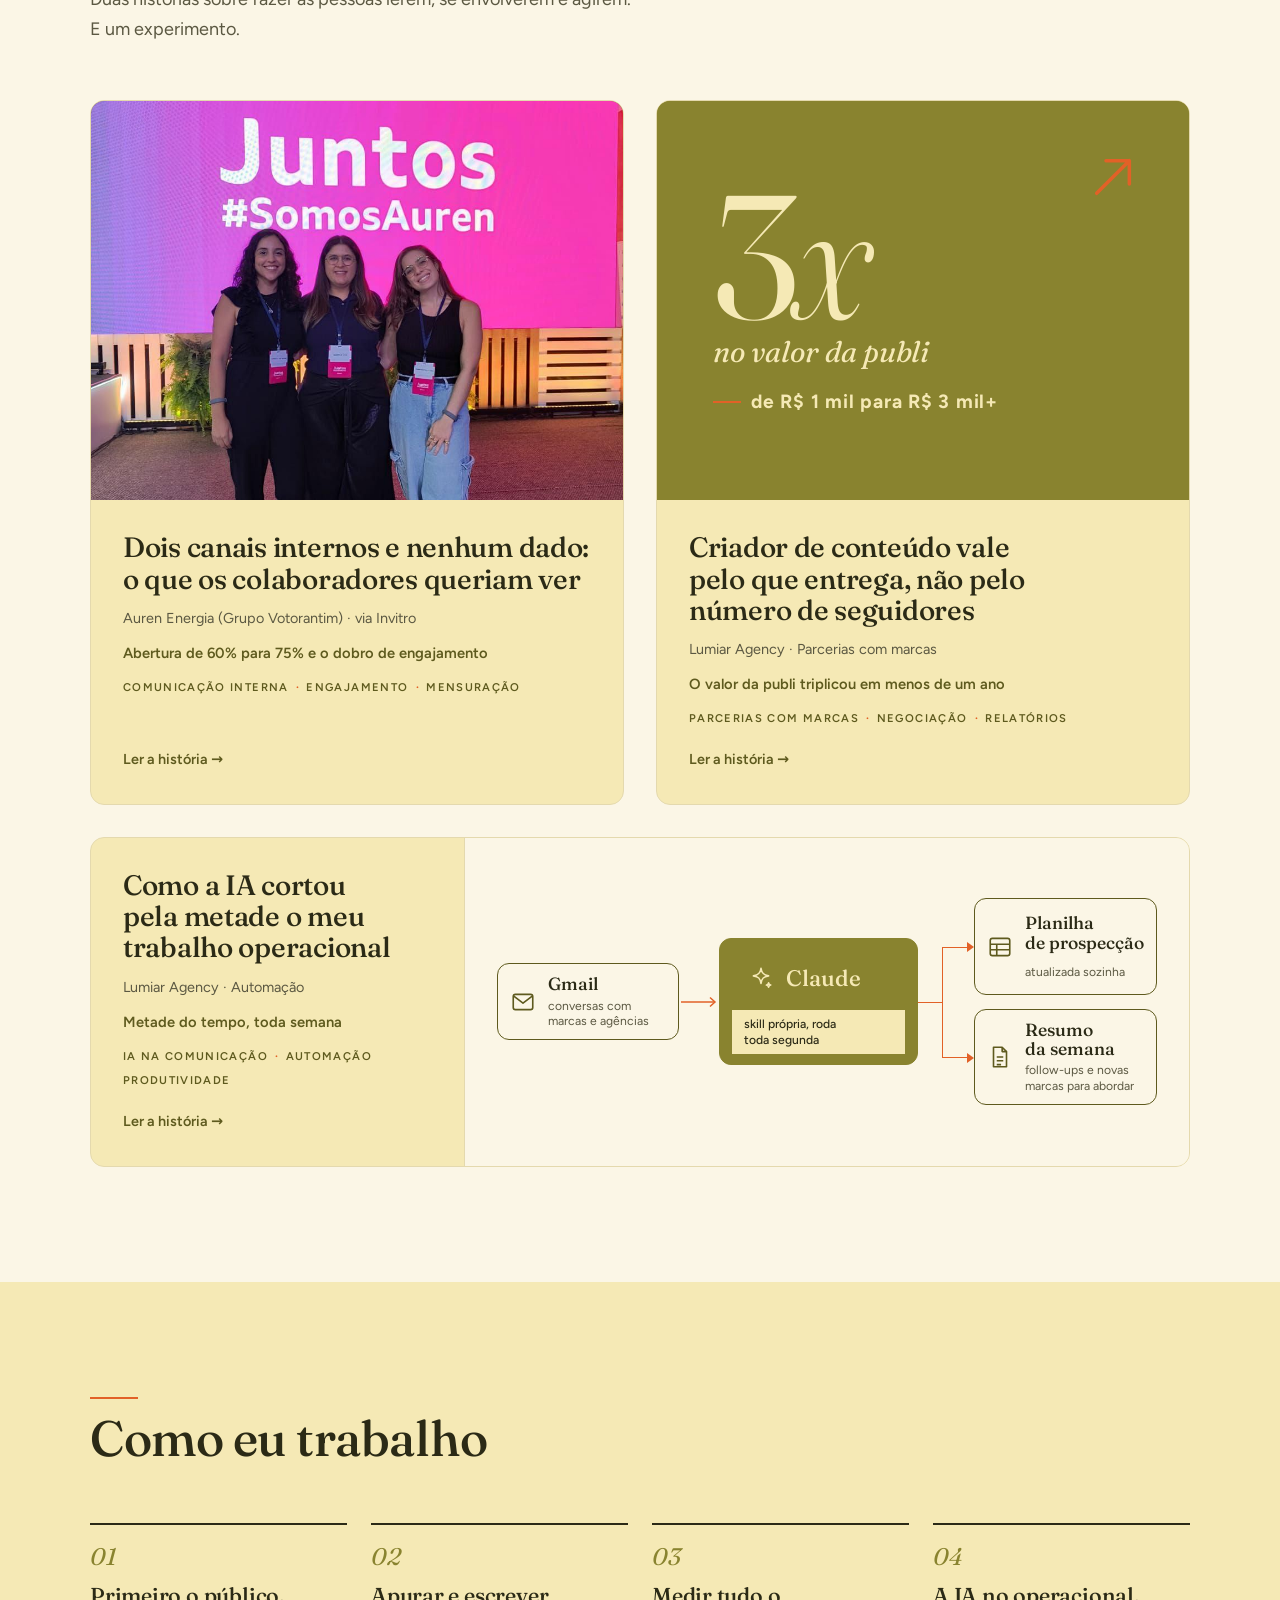
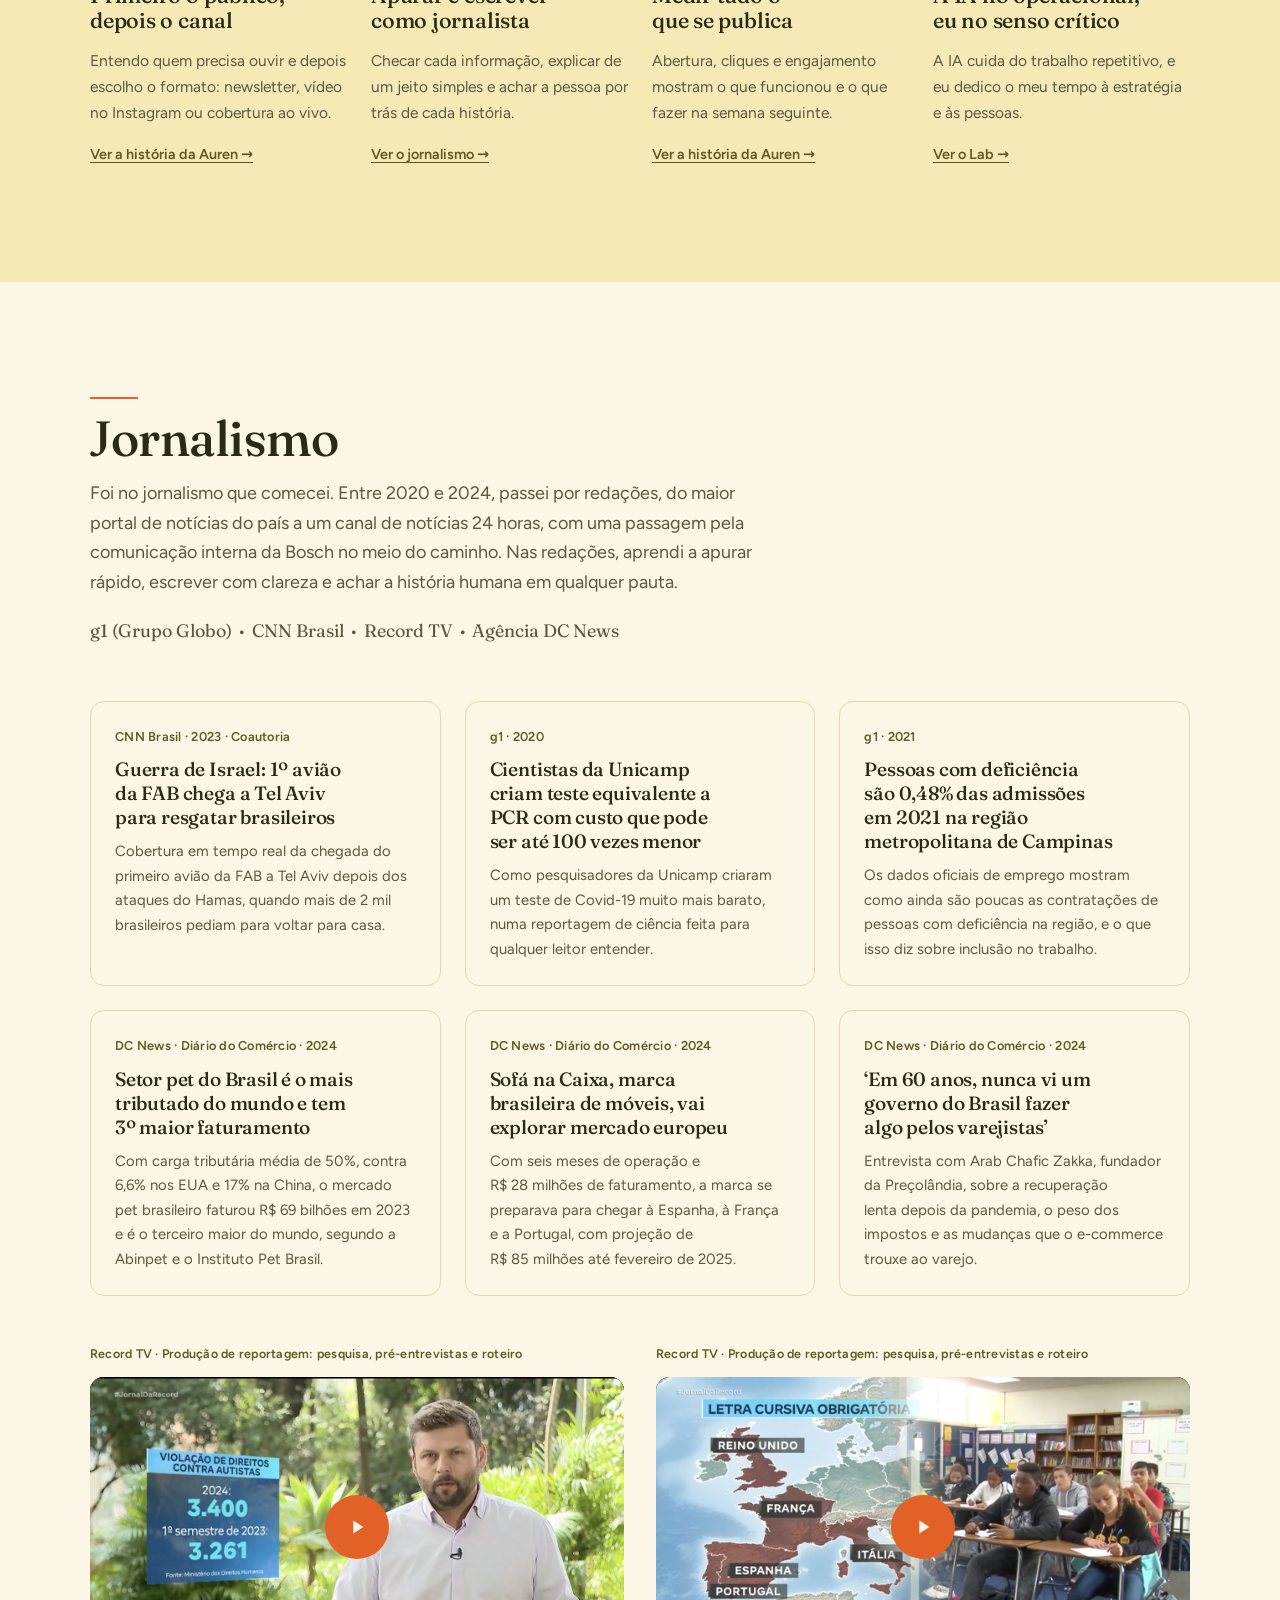
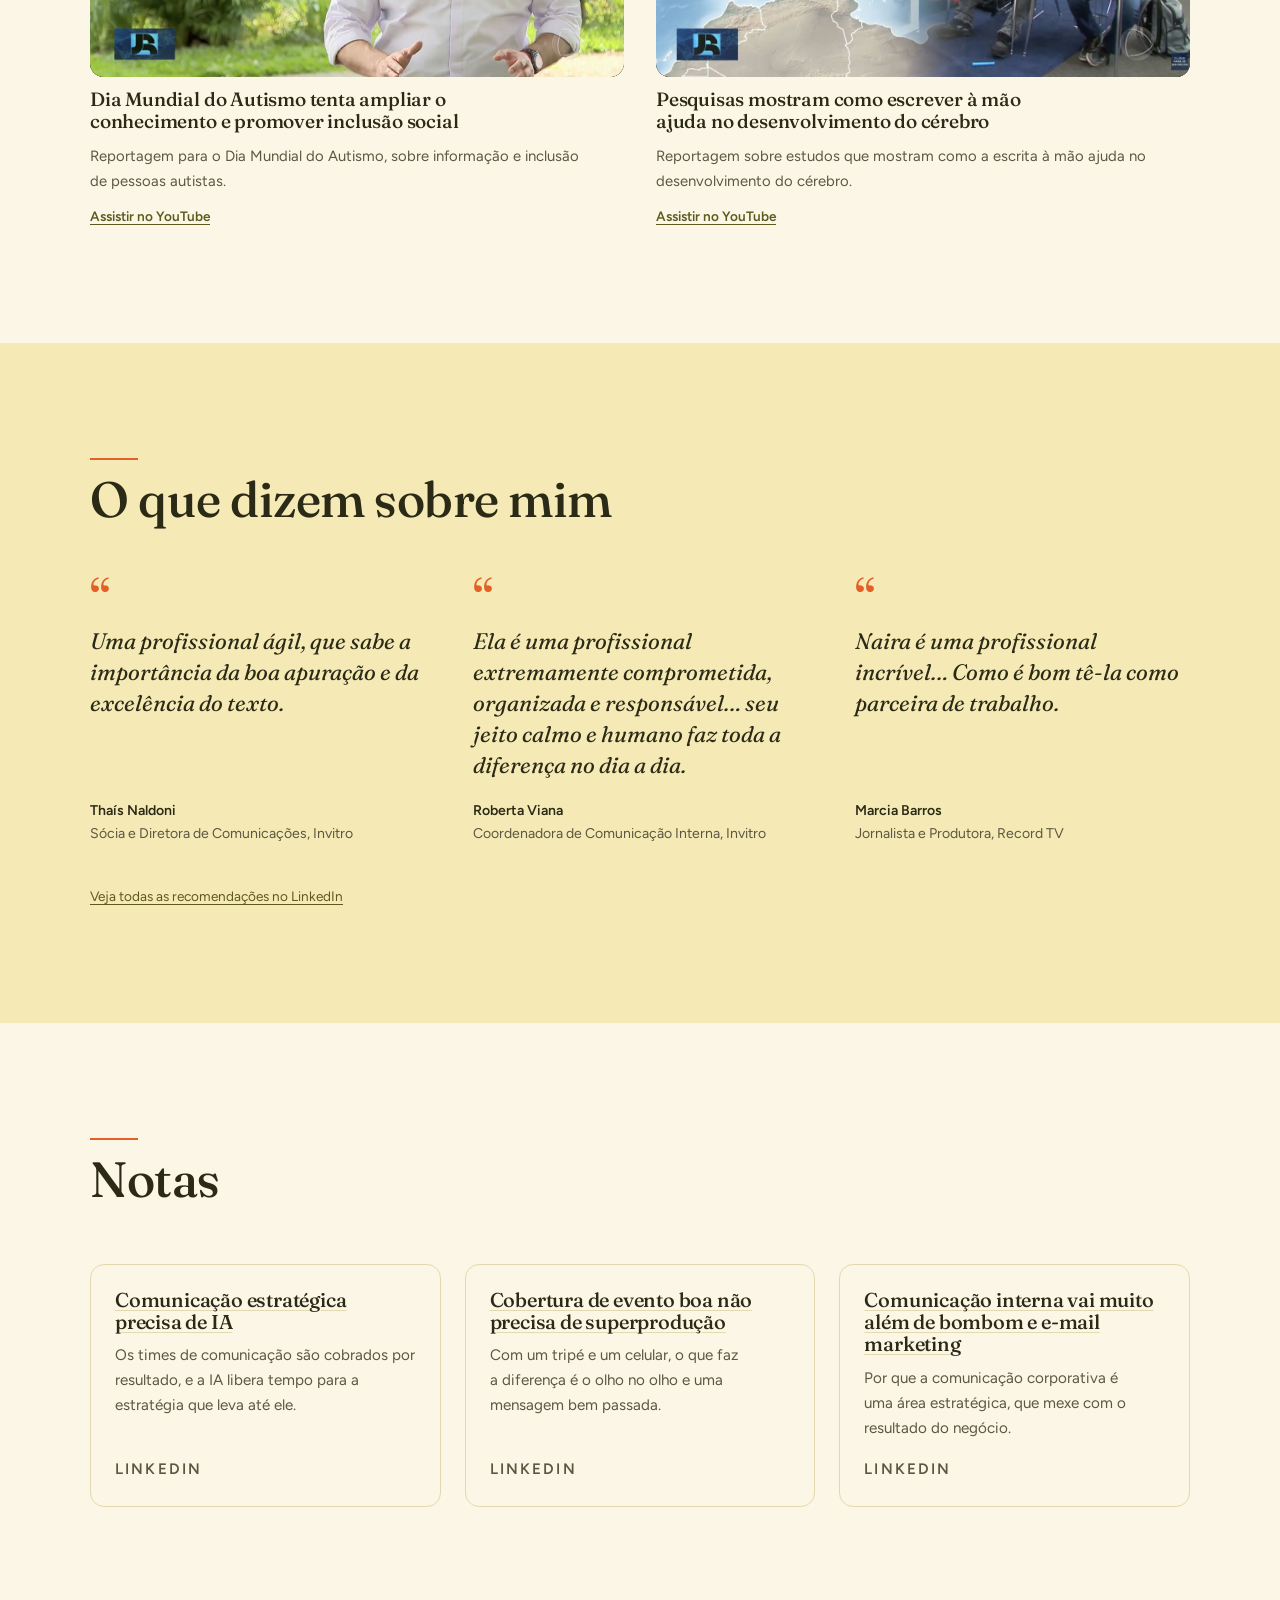
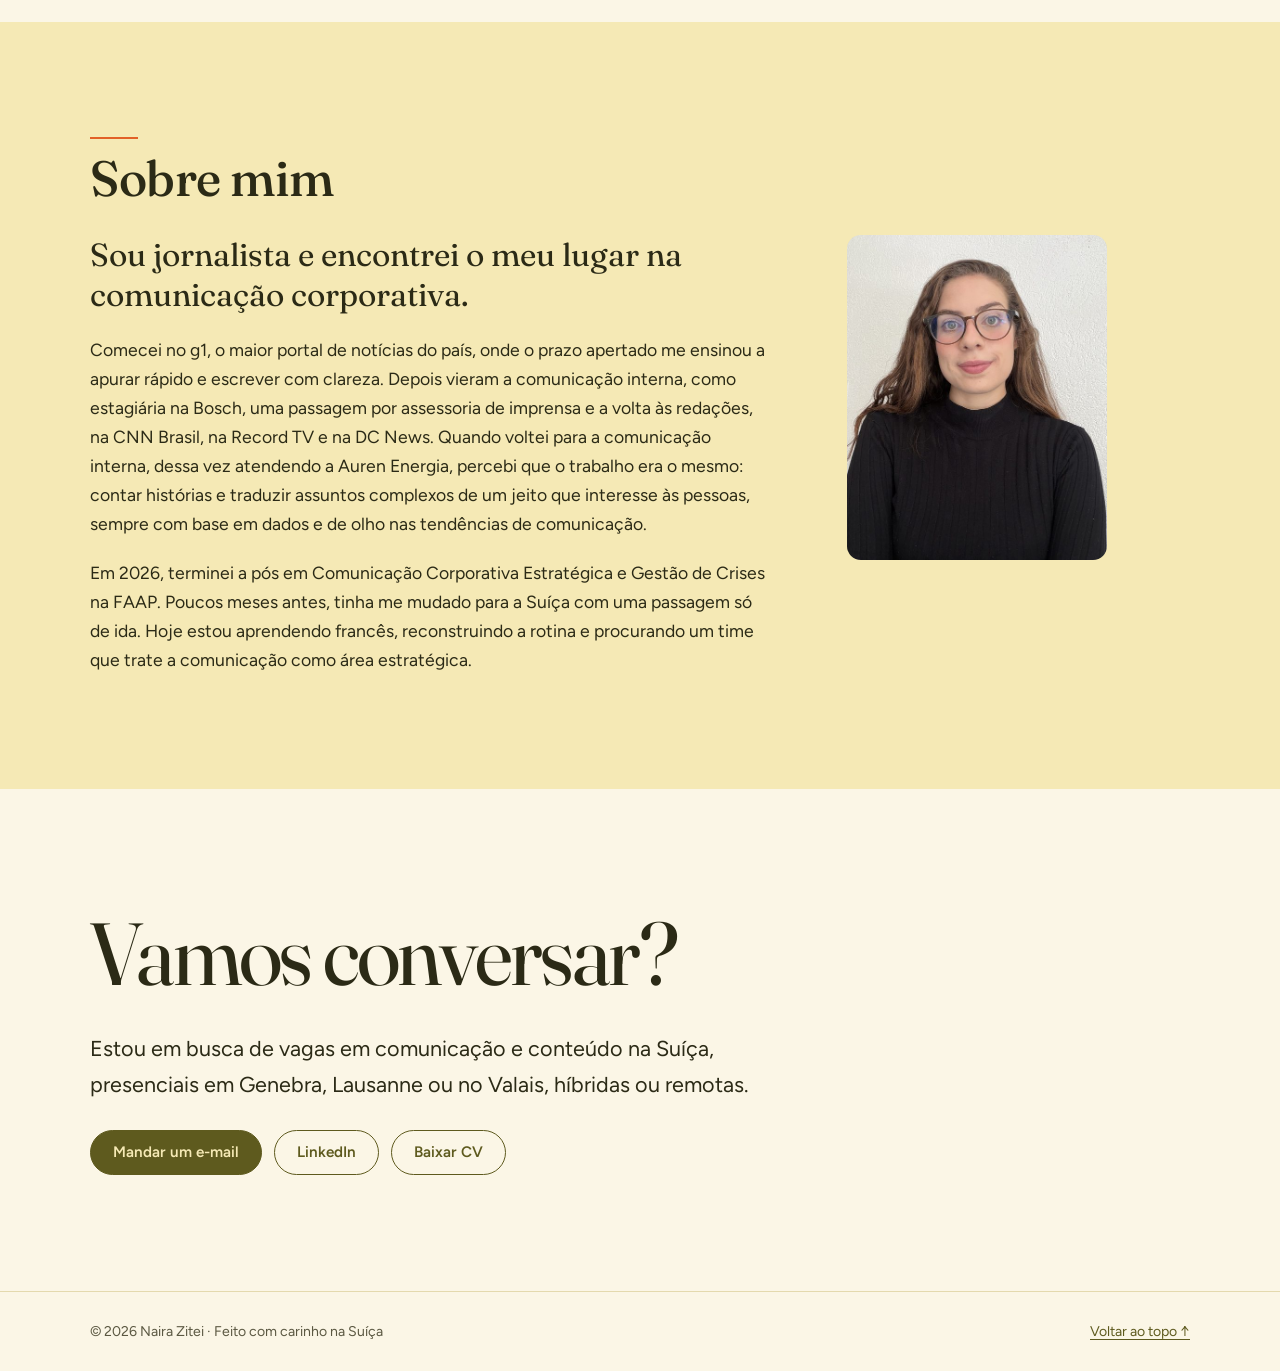
<file: pt/index.html>
<!doctype html>
<html lang="pt-BR">
<head>
<meta charset="utf-8">
<meta name="viewport" content="width=device-width, initial-scale=1, viewport-fit=cover">
<title>Naira Zitei | Comunicação, Conteúdo e Jornalismo</title>
<meta name="description" content="Jornalista e especialista em comunicação e conteúdo, morando na Suíça. Cases da Auren Energia (Grupo Votorantim) e de parcerias com marcas, além de reportagens publicadas na CNN Brasil e no g1.">
<link rel="canonical" href="https://nairazitei.github.io/pt/">
<link rel="alternate" hreflang="en" href="https://nairazitei.github.io/">
<link rel="alternate" hreflang="pt-BR" href="https://nairazitei.github.io/pt/">
<link rel="alternate" hreflang="x-default" href="https://nairazitei.github.io/">
<meta property="og:type" content="website">
<meta property="og:locale" content="pt_BR">
<meta property="og:title" content="Naira Zitei | Comunicação, Conteúdo e Jornalismo">
<meta property="og:description" content="Jornalista e especialista em comunicação e conteúdo, morando na Suíça. Cases da Auren Energia (Grupo Votorantim) e de parcerias com marcas, além de reportagens publicadas na CNN Brasil e no g1.">
<meta property="og:url" content="https://nairazitei.github.io/pt/">
<meta property="og:image" content="https://nairazitei.github.io/assets/img/og-image-pt.jpg">
<meta property="og:image:width" content="1200">
<meta property="og:image:height" content="630">
<meta property="og:image:alt" content="Retrato de Naira Zitei com o título: Uma jornalista com métodos estratégicos para qualquer canal e audiência">
<meta name="twitter:card" content="summary_large_image">
<meta name="theme-color" content="#FBF6E6">
<link rel="icon" href="../assets/img/favicon.svg" type="image/svg+xml">
<link rel="preload" href="../assets/fonts/fraunces-latin-opsz-normal.woff2" as="font" type="font/woff2" crossorigin>
<link rel="preload" href="../assets/fonts/figtree-latin-wght-normal.woff2" as="font" type="font/woff2" crossorigin>
<link rel="stylesheet" href="../assets/css/style.css">
</head>
<body>
<a class="skip" href="#main">Pular para o&nbsp;conteúdo</a>
<header class="site-header">
  <div class="wrap">
    <a class="wordmark" href="#top">Naira <em>Zitei</em></a>
    <nav class="nav" id="site-nav" aria-label="Principal">
      <ul>
        <li><a href="#work">Trabalhos</a></li>
        <li><a href="#how-i-work">Como eu&nbsp;trabalho</a></li>
        <li><a href="#journalism">Jornalismo</a></li>
        <li><a href="#about">Sobre</a></li>
        <li><a href="#contact">Contato</a></li>
      </ul>
    </nav>
    <div class="header-tools">
      <div class="lang" role="group" aria-label="Idioma">
        <a href="../index.html" hreflang="en" lang="en"><span aria-hidden="true">EN</span><span class="sr-only">English</span></a>
        <a href="index.html" hreflang="pt-BR" lang="pt-BR" aria-current="page"><span aria-hidden="true">PT</span><span class="sr-only">Português</span></a>
      </div>
      <a class="btn btn--primary btn--sm" href="../assets/cv/Naira-Zitei-CV-PT.pdf" target="_blank" rel="noopener">Baixar CV<span class="sr-only"> (abre em uma nova aba)</span></a>
      <button class="menu-btn" type="button" aria-controls="site-nav" aria-expanded="false" aria-label="Menu">
        <svg width="20" height="14" viewBox="0 0 20 14" aria-hidden="true"><path d="M0 1h20M0 7h20M0 13h20" stroke="currentColor" stroke-width="1.8" fill="none"/></svg>
      </button>
    </div>
  </div>
</header>
<main id="main">
<span id="top"></span>
<section class="hero" aria-labelledby="hero-title">
  <div class="wrap">
    <div class="hero-text">
      <p class="eyebrow">Comunicação · Conteúdo ·&nbsp;Jornalismo</p>
      <h1 id="hero-title"><span class="hello">Sou Naira Zitei,</span> uma jornalista com <em class="accent">métodos&nbsp;estratégicos</em> para qualquer canal e&nbsp;audiência</h1>
      <p class="sub">Já fiz reportagem para a CNN Brasil e o g1, cuidei de canais internos na Bosch e na Auren Energia (Grupo Votorantim) e fechei parcerias entre marcas e criadores de&nbsp;conteúdo.</p>
      <ul class="tags"><li>Martigny,&nbsp;Suíça</li><li>Permis B, com autorização para&nbsp;trabalhar</li><li>Português · Inglês · Espanhol (básico) · Francês&nbsp;(estudando)</li></ul>
      <div class="btn-row">
        <a class="btn btn--primary" href="#work">Conheça meu&nbsp;trabalho</a>
      </div>
    </div>
    <div class="hero-photo"><img src="../assets/img/naira-zitei-portrait-1000.jpg" srcset="../assets/img/naira-zitei-portrait-560.jpg 560w, ../assets/img/naira-zitei-portrait-1000.jpg 1000w" sizes="(max-width: 760px) 260px, 420px" width="1000" height="1333" alt="Retrato de Naira Zitei" fetchpriority="high"></div>
  </div>
</section>

<section class="numbers" aria-labelledby="numbers-title">
  <div class="wrap">
    <div class="section-head"><hr class="rule"><h2 id="numbers-title">O que o meu trabalho já&nbsp;mudou</h2></div>
    <ul class="numbers-grid">
      <li><a class="num-link" href="auren.html"><span class="big">75%</span><p>de abertura na newsletter (eram 60%; a média de e-mails internos é&nbsp;64%)</p></a></li>
      <li><a class="num-link" href="auren.html"><span class="big">2x</span><p>mais engajamento no Instagram interno (de 5% para&nbsp;11%)</p></a></li>
      <li><a class="num-link" href="auren.html"><span class="big"><span class="upto">até</span>5x</span><p>menos retrabalho com um novo fluxo de&nbsp;demandas</p></a></li>
      <li><a class="num-link" href="creators.html"><span class="big">3x</span><p>no valor da publi dos criadores que eu&nbsp;atendo</p></a></li>
    </ul>
    <p class="names"><strong>JÁ TRABALHEI COM OU&nbsp;PARA</strong> <span>Bosch · Auren Energia (Grupo Votorantim) · CNN Brasil · g1 (Grupo Globo) · Record TV</span></p>
  </div>
</section>

<section class="section" id="work" aria-labelledby="work-title">
  <div class="wrap">
    <div class="section-head">
      <hr class="rule">
      <h2 id="work-title">Trabalhos em&nbsp;destaque</h2>
      <p>Duas histórias sobre fazer as pessoas lerem, se envolverem e agirem. E um&nbsp;experimento.</p>
    </div>
    <div class="work-grid">
      <a class="card" href="auren.html">
        <div class="card-media"><img src="../assets/img/evento-auren-2025.jpg" width="960" height="1280" loading="lazy" alt="Equipe de comunicação da Auren no evento de liderança de 2025"></div>
        <div class="card-body">
          <h3 class="card-title">Dois canais internos e nenhum dado: o que os colaboradores queriam&nbsp;ver</h3>
          <p class="card-context">Auren Energia (Grupo Votorantim) · via&nbsp;Invitro</p>
          <p class="card-result">Abertura de 60% para 75% e o dobro de&nbsp;engajamento</p>
          <ul class="chips dotlist"><li>Comunicação interna</li><li>Engajamento</li><li>Mensuração</li></ul>
          <span class="card-cta">Ler a história →</span>
        </div>
      </a>
      <a class="card" href="creators.html">
        <div class="card-media"><div class="typo-cover" role="img" aria-label="3x no valor da publi, de R$ 1 mil para R$ 3 mil+">
  <svg class="arrow" viewBox="0 0 48 48" aria-hidden="true"><path d="M10 38 38 10M18 10h20v20" fill="none" stroke="#E26127" stroke-width="3" stroke-linecap="round" stroke-linejoin="round"/></svg>
  <span class="x" aria-hidden="true">3<em>x</em></span>
  <span class="lbl" aria-hidden="true">no valor da publi</span>
  <span class="from" aria-hidden="true">de R$ 1 mil para R$ 3 mil+</span>
</div></div>
        <div class="card-body">
          <h3 class="card-title">Criador de conteúdo vale pelo que entrega, não pelo número de&nbsp;seguidores</h3>
          <p class="card-context">Lumiar Agency · Parcerias com&nbsp;marcas</p>
          <p class="card-result">O valor da publi triplicou em menos de um&nbsp;ano</p>
          <ul class="chips dotlist"><li>Parcerias com marcas</li><li>Negociação</li><li>Relatórios</li></ul>
          <span class="card-cta">Ler a história →</span>
        </div>
      </a>
      <a class="card card--lab" href="lab.html">
        <div class="card-body">
          <h3 class="card-title">Como a IA cortou pela metade o meu trabalho&nbsp;operacional</h3>
          <p class="card-context">Lumiar Agency ·&nbsp;Automação</p>
          <p class="card-result">Metade do tempo, toda&nbsp;semana</p>
          <ul class="chips dotlist"><li>IA na comunicação</li><li>Automação</li><li>Produtividade</li></ul>
          <span class="card-cta">Ler a história →</span>
        </div>
        <div class="lab-visual"><figure class="flow-fig" style="margin:0;width:100%">
  <div class="flow" role="img" aria-label="Diagrama: as conversas do Gmail vão para uma skill do Claude toda segunda-feira, que atualiza a planilha de prospecção e gera um resumo com follow-ups e novas marcas para abordar.">
    <div class="node"><svg viewBox="0 0 24 24" fill="none" stroke="currentColor" stroke-width="1.5" stroke-linecap="round" stroke-linejoin="round" aria-hidden="true"><rect x="3" y="5" width="18" height="14" rx="2"/><path d="m3.5 6.5 8.5 6.5 8.5-6.5"/></svg><b>Gmail</b><small>conversas com marcas e&nbsp;agências</small></div>
    <div class="flow-arrow"><span class="fork-h"><svg viewBox="0 0 40 12" aria-hidden="true"><path d="M2 6h34" stroke="currentColor" stroke-width="1.5"/><path d="m31 1.5 5 4.5-5 4.5" fill="none" stroke="currentColor" stroke-width="1.5"/></svg></span><span class="fork-v"><svg viewBox="0 0 12 36" aria-hidden="true"><path d="M6 2v30" stroke="currentColor" stroke-width="1.5"/><path d="m1.5 27 4.5 5 4.5-5" fill="none" stroke="currentColor" stroke-width="1.5"/></svg></span></div>
    <div class="node node--claude"><svg viewBox="0 0 24 24" fill="none" stroke="currentColor" stroke-width="1.5" stroke-linejoin="round" aria-hidden="true"><path d="M12 3c.6 4.6 2.4 6.4 7 7-4.6.6-6.4 2.4-7 7-.6-4.6-2.4-6.4-7-7 4.6-.6 6.4-2.4 7-7Z"/><path d="M19 16.5c.2 1.3.8 1.9 2 2-1.2.2-1.8.8-2 2-.2-1.2-.8-1.8-2-2 1.2-.1 1.8-.7 2-2Z"/></svg><b>Claude</b><small>skill própria, roda toda&nbsp;segunda</small></div>
    <div class="fork" aria-hidden="true"><i class="f-in"></i><i class="f-v"></i><i class="f-a f-a1"></i><i class="f-a f-a2"></i></div><div class="flow-arrow fork-v-wrap"><span class="fork-v"><svg viewBox="0 0 12 36" aria-hidden="true"><path d="M6 2v30" stroke="currentColor" stroke-width="1.5"/><path d="m1.5 27 4.5 5 4.5-5" fill="none" stroke="currentColor" stroke-width="1.5"/></svg></span></div>
    <div class="flow-outs">
      <div class="node"><svg viewBox="0 0 24 24" fill="none" stroke="currentColor" stroke-width="1.5" aria-hidden="true"><rect x="3" y="4" width="18" height="16" rx="2"/><path d="M3 9.5h18M3 14.5h18M9 9.5V20"/></svg><b>Planilha de&nbsp;prospecção</b><small>atualizada&nbsp;sozinha</small></div>
      <div class="node"><svg viewBox="0 0 24 24" fill="none" stroke="currentColor" stroke-width="1.5" stroke-linejoin="round" aria-hidden="true"><path d="M6 3h8l4 4v14H6z"/><path d="M14 3v4h4M9 12h6M9 15.5h6M9 19h4"/></svg><b>Resumo da&nbsp;semana</b><small>follow-ups e novas marcas para&nbsp;abordar</small></div>
    </div>
  </div>
  
</figure></div>
      </a>
    </div>
  </div>
</section>

<section class="section section--band" id="how-i-work" aria-labelledby="how-title">
  <div class="wrap">
    <div class="section-head">
      <hr class="rule">
      <h2 id="how-title">Como eu&nbsp;trabalho</h2>
    </div>
    <ol class="principles">
      <li class="principle"><span class="n">01</span><h3>Primeiro o público, depois o&nbsp;canal</h3><p>Entendo quem precisa ouvir e depois escolho o formato: newsletter, vídeo no Instagram ou cobertura ao&nbsp;vivo.</p><a href="auren.html">Ver a história da Auren&nbsp;→</a></li>
      <li class="principle"><span class="n">02</span><h3>Apurar e escrever como&nbsp;jornalista</h3><p>Checar cada informação, explicar de um jeito simples e achar a pessoa por trás de cada&nbsp;história.</p><a href="#journalism">Ver o jornalismo&nbsp;→</a></li>
      <li class="principle"><span class="n">03</span><h3>Medir tudo o que se&nbsp;publica</h3><p>Abertura, cliques e engajamento mostram o que funcionou e o que fazer na semana&nbsp;seguinte.</p><a href="auren.html">Ver a história da Auren&nbsp;→</a></li>
      <li class="principle"><span class="n">04</span><h3>A IA no operacional, eu no senso&nbsp;crítico</h3><p>A IA cuida do trabalho repetitivo, e eu dedico o meu tempo à estratégia e às&nbsp;pessoas.</p><a href="lab.html">Ver o Lab&nbsp;→</a></li>
    </ol>
  </div>
</section>

<section class="section" id="journalism" aria-labelledby="jour-title">
  <div class="wrap">
    <div class="section-head">
      <hr class="rule">
      <h2 id="jour-title">Jornalismo</h2>
      <p>Foi no jornalismo que comecei. Entre 2020 e 2024, passei por redações, do maior portal de notícias do país a um canal de notícias 24 horas, com uma passagem pela comunicação interna da Bosch no meio do caminho. Nas redações, aprendi a apurar rápido, escrever com clareza e achar a história humana em qualquer&nbsp;pauta.</p>
      <p class="outlets dotlist"><span>g1 (Grupo Globo)</span><span>CNN Brasil</span><span>Record TV</span><span>Agência DC&nbsp;News</span></p>
    </div>
    <ul class="article-grid">
      <li class="article"><p class="meta">CNN Brasil · 2023 ·&nbsp;Coautoria</p><h3><a href="https://www.cnnbrasil.com.br/internacional/guerra-de-israel-1o-aviao-da-fab-chega-a-tel-aviv-para-resgatar-brasileiros/" target="_blank" rel="noopener">Guerra de Israel: 1º avião da FAB chega a Tel Aviv para resgatar brasileiros<span class="sr-only"> (abre em uma nova aba)</span></a></h3><p>Cobertura em tempo real da chegada do primeiro avião da FAB a Tel Aviv depois dos ataques do Hamas, quando mais de 2 mil brasileiros pediam para voltar para&nbsp;casa.</p></li>
      <li class="article"><p class="meta">g1 ·&nbsp;2020</p><h3><a href="https://g1.globo.com/sp/campinas-regiao/noticia/2020/08/30/cientistas-da-unicamp-criam-novo-teste-da-covid-19-e-preveem-valor-ate-100-vezes-mais-barato-que-exames-tradicionais.ghtml" target="_blank" rel="noopener">Cientistas da Unicamp criam teste equivalente a PCR com custo que pode ser até 100 vezes menor<span class="sr-only"> (abre em uma nova aba)</span></a></h3><p>Como pesquisadores da Unicamp criaram um teste de Covid-19 muito mais barato, numa reportagem de ciência feita para qualquer leitor&nbsp;entender.</p></li>
      <li class="article"><p class="meta">g1 ·&nbsp;2021</p><h3><a href="https://g1.globo.com/sp/campinas-regiao/noticia/2021/09/06/pessoas-com-deficiencia-sao-048percent-das-admissoes-em-2021-na-regiao-metropolitana-de-campinas.ghtml" target="_blank" rel="noopener">Pessoas com deficiência são 0,48% das admissões em 2021 na região metropolitana de Campinas<span class="sr-only"> (abre em uma nova aba)</span></a></h3><p>Os dados oficiais de emprego mostram como ainda são poucas as contratações de pessoas com deficiência na região, e o que isso diz sobre inclusão no&nbsp;trabalho.</p></li>
      <li class="article"><p class="meta">DC News · Diário do Comércio ·&nbsp;2024</p><h3><a href="https://dcomercio.com.br/publicacao/s/setor-pet-do-brasil-e-o-mais-tributado-do-mundo-e-tem-3o-maior-faturamento" target="_blank" rel="noopener">Setor pet do Brasil é o mais tributado do mundo e tem 3º maior faturamento<span class="sr-only"> (abre em uma nova aba)</span></a></h3><p>Com carga tributária média de 50%, contra 6,6% nos EUA e 17% na China, o mercado pet brasileiro faturou R$&nbsp;69&nbsp;bilhões em 2023 e é o terceiro maior do mundo, segundo a Abinpet e o Instituto Pet&nbsp;Brasil.</p></li>
      <li class="article"><p class="meta">DC News · Diário do Comércio ·&nbsp;2024</p><h3><a href="https://dcomercio.com.br/publicacao/s/sofa-na-caixa-marca-brasileira-de-moveis-vai-explorar-mercado-europeu" target="_blank" rel="noopener">Sofá na Caixa, marca brasileira de móveis, vai explorar mercado europeu<span class="sr-only"> (abre em uma nova aba)</span></a></h3><p>Com seis meses de operação e R$&nbsp;28&nbsp;milhões de faturamento, a marca se preparava para chegar à Espanha, à França e a Portugal, com projeção de R$&nbsp;85&nbsp;milhões até fevereiro de&nbsp;2025.</p></li>
      <li class="article"><p class="meta">DC News · Diário do Comércio ·&nbsp;2024</p><h3><a href="https://dcomercio.com.br/publicacao/s/em-60-anos-nunca-vi-um-governo-do-brasil-fazer-algo-pelos-varejistas" target="_blank" rel="noopener">‘Em 60 anos, nunca vi um governo do Brasil fazer algo pelos varejistas’<span class="sr-only"> (abre em uma nova aba)</span></a></h3><p>Entrevista com Arab Chafic Zakka, fundador da Preçolândia, sobre a recuperação lenta depois da pandemia, o peso dos impostos e as mudanças que o e-commerce trouxe ao&nbsp;varejo.</p></li>
    </ul>
    <div class="videos">
    <article class="video">
      <p class="cap">Record TV · Produção de reportagem: pesquisa, pré-entrevistas e&nbsp;roteiro</p>
      <div class="video-frame"><button type="button" class="video-play has-poster" data-yt="qqfcTQo4cUs" data-title="Dia Mundial do Autismo tenta ampliar o conhecimento e promover inclusão social"><img class="video-poster" src="../assets/img/video-dia-autismo.jpg" width="1280" height="716" loading="lazy" alt=""><span class="disc"><svg width="22" height="22" viewBox="0 0 24 24" aria-hidden="true"><path d="M8 5v14l11-7z" fill="#FBF6E6"/></svg></span><span class="hint">Reproduzir vídeo</span><span class="sr-only">: Dia Mundial do Autismo tenta ampliar o conhecimento e promover inclusão social</span></button></div>
      <h3>Dia Mundial do Autismo tenta ampliar o conhecimento e promover inclusão&nbsp;social</h3>
      <p>Reportagem para o Dia Mundial do Autismo, sobre informação e inclusão de pessoas&nbsp;autistas.</p>
      <p class="yt"><a href="https://www.youtube.com/watch?v=qqfcTQo4cUs" target="_blank" rel="noopener">Assistir no YouTube<span class="sr-only"> (abre em uma nova aba)</span></a></p>
    </article>
    <article class="video">
      <p class="cap">Record TV · Produção de reportagem: pesquisa, pré-entrevistas e&nbsp;roteiro</p>
      <div class="video-frame"><button type="button" class="video-play has-poster" data-yt="EiNPVbCGUAY" data-title="Pesquisas mostram como escrever à mão ajuda no desenvolvimento do cérebro"><img class="video-poster" src="../assets/img/video-escrita-a-mao.jpg" width="1280" height="716" loading="lazy" alt=""><span class="disc"><svg width="22" height="22" viewBox="0 0 24 24" aria-hidden="true"><path d="M8 5v14l11-7z" fill="#FBF6E6"/></svg></span><span class="hint">Reproduzir vídeo</span><span class="sr-only">: Pesquisas mostram como escrever à mão ajuda no desenvolvimento do cérebro</span></button></div>
      <h3>Pesquisas mostram como escrever à mão ajuda no desenvolvimento do&nbsp;cérebro</h3>
      <p>Reportagem sobre estudos que mostram como a escrita à mão ajuda no desenvolvimento do&nbsp;cérebro.</p>
      <p class="yt"><a href="https://www.youtube.com/watch?v=EiNPVbCGUAY" target="_blank" rel="noopener">Assistir no YouTube<span class="sr-only"> (abre em uma nova aba)</span></a></p>
    </article>
    </div>
  </div>
</section>

<section class="section section--band" aria-labelledby="quotes-title">
  <div class="wrap">
    <div class="section-head"><hr class="rule"><h2 id="quotes-title">O que dizem sobre&nbsp;mim</h2></div>
    <ul class="quotes">
    <li><figure class="quote"><blockquote>Uma profissional ágil, que sabe a importância da boa apuração e da excelência do&nbsp;texto.</blockquote><figcaption><strong>Thaís&nbsp;Naldoni</strong>Sócia e Diretora de Comunicações,&nbsp;Invitro</figcaption></figure></li>
    <li><figure class="quote"><blockquote>Ela é uma profissional extremamente comprometida, organizada e responsável… seu jeito calmo e humano faz toda a diferença no dia a&nbsp;dia.</blockquote><figcaption><strong>Roberta&nbsp;Viana</strong>Coordenadora de Comunicação Interna,&nbsp;Invitro</figcaption></figure></li>
    <li><figure class="quote"><blockquote>Naira é uma profissional incrível… Como é bom tê-la como parceira de&nbsp;trabalho.</blockquote><figcaption><strong>Marcia&nbsp;Barros</strong>Jornalista e Produtora, Record&nbsp;TV</figcaption></figure></li>
    </ul>
    <p class="fineprint"><a href="https://www.linkedin.com/in/nairazitei/" target="_blank" rel="noopener">Veja todas as recomendações no LinkedIn<span class="sr-only"> (abre em uma nova aba)</span></a></p>
  </div>
</section>

<section class="section" aria-labelledby="notes-title">
  <div class="wrap">
    <div class="section-head">
      <hr class="rule">
      <h2 id="notes-title">Notas</h2>
    </div>
    <ul class="notes">
    <li class="note"><h3><a href="https://www.linkedin.com/feed/update/urn:li:activity:7483584337041596417/" target="_blank" rel="noopener">Comunicação estratégica precisa de IA<span class="sr-only"> (abre em uma nova aba)</span></a></h3><p>Os times de comunicação são cobrados por resultado, e a IA libera tempo para a estratégia que leva até&nbsp;ele.</p><p class="label">LinkedIn</p></li>
    <li class="note"><h3><a href="https://www.linkedin.com/feed/update/urn:li:activity:7407185802054610944/" target="_blank" rel="noopener">Cobertura de evento boa não precisa de superprodução<span class="sr-only"> (abre em uma nova aba)</span></a></h3><p>Com um tripé e um celular, o que faz a diferença é o olho no olho e uma mensagem bem&nbsp;passada.</p><p class="label">LinkedIn</p></li>
    <li class="note"><h3><a href="https://www.linkedin.com/feed/update/urn:li:activity:7306816926389825536/" target="_blank" rel="noopener">Comunicação interna vai muito além de bombom e e-mail marketing<span class="sr-only"> (abre em uma nova aba)</span></a></h3><p>Por que a comunicação corporativa é uma área estratégica, que mexe com o resultado do&nbsp;negócio.</p><p class="label">LinkedIn</p></li>
    </ul>
  </div>
</section>

<section class="section section--band" id="about" aria-labelledby="about-title">
  <div class="wrap">
    <div class="section-head" style="margin-bottom:28px"><hr class="rule"><h2 id="about-title">Sobre&nbsp;mim</h2></div>
    <div class="about">
      <div class="about-text">
        <p class="lede">Sou jornalista e encontrei o meu lugar na comunicação&nbsp;corporativa.</p>
        <p>Comecei no g1, o maior portal de notícias do país, onde o prazo apertado me ensinou a apurar rápido e escrever com clareza. Depois vieram a comunicação interna, como estagiária na Bosch, uma passagem por assessoria de imprensa e a volta às redações, na CNN Brasil, na Record TV e na DC News. Quando voltei para a comunicação interna, dessa vez atendendo a Auren Energia, percebi que o trabalho era o mesmo: contar histórias e traduzir assuntos complexos de um jeito que interesse às pessoas, sempre com base em dados e de olho nas tendências de&nbsp;comunicação.</p>
        <p>Em 2026, terminei a pós em Comunicação Corporativa Estratégica e Gestão de Crises na FAAP. Poucos meses antes, tinha me mudado para a Suíça com uma passagem só de ida. Hoje estou aprendendo francês, reconstruindo a rotina e procurando um time que trate a comunicação como área&nbsp;estratégica.</p>
      </div>
      <div class="about-photo"><img src="../assets/img/naira-zitei-portrait-1000.jpg" srcset="../assets/img/naira-zitei-portrait-560.jpg 560w, ../assets/img/naira-zitei-portrait-1000.jpg 1000w" sizes="260px" width="560" height="747" alt="Retrato de Naira Zitei" loading="lazy"></div>
    </div>
  </div>
</section>

<section class="section contact" id="contact" aria-labelledby="contact-title">
  <div class="wrap">
    <div class="read">
      <h2 id="contact-title">Vamos&nbsp;conversar?</h2>
      <p class="lead">Estou em busca de vagas em comunicação e conteúdo na Suíça, presenciais em Genebra, Lausanne ou no Valais, híbridas ou&nbsp;remotas.</p>
      <div class="btn-row">
        <a class="btn btn--primary" href="mailto:nairapz@gmail.com">Mandar um&nbsp;e-mail</a>
        <a class="btn btn--secondary" href="https://www.linkedin.com/in/nairazitei/" target="_blank" rel="noopener">LinkedIn<span class="sr-only"> (abre em uma nova aba)</span></a>
        <a class="btn btn--secondary" href="../assets/cv/Naira-Zitei-CV-PT.pdf" target="_blank" rel="noopener">Baixar CV<span class="sr-only"> (abre em uma nova aba)</span></a>
      </div>
    </div>
  </div>
</section>
</main>
<footer class="site-footer">
  <div class="wrap"><p>© 2026 Naira Zitei · Feito com carinho na&nbsp;Suíça</p><p><a href="#top">Voltar ao topo&nbsp;↑</a></p></div>
</footer>
<script src="../assets/js/main.js" defer></script>
</body>
</html>
</file>
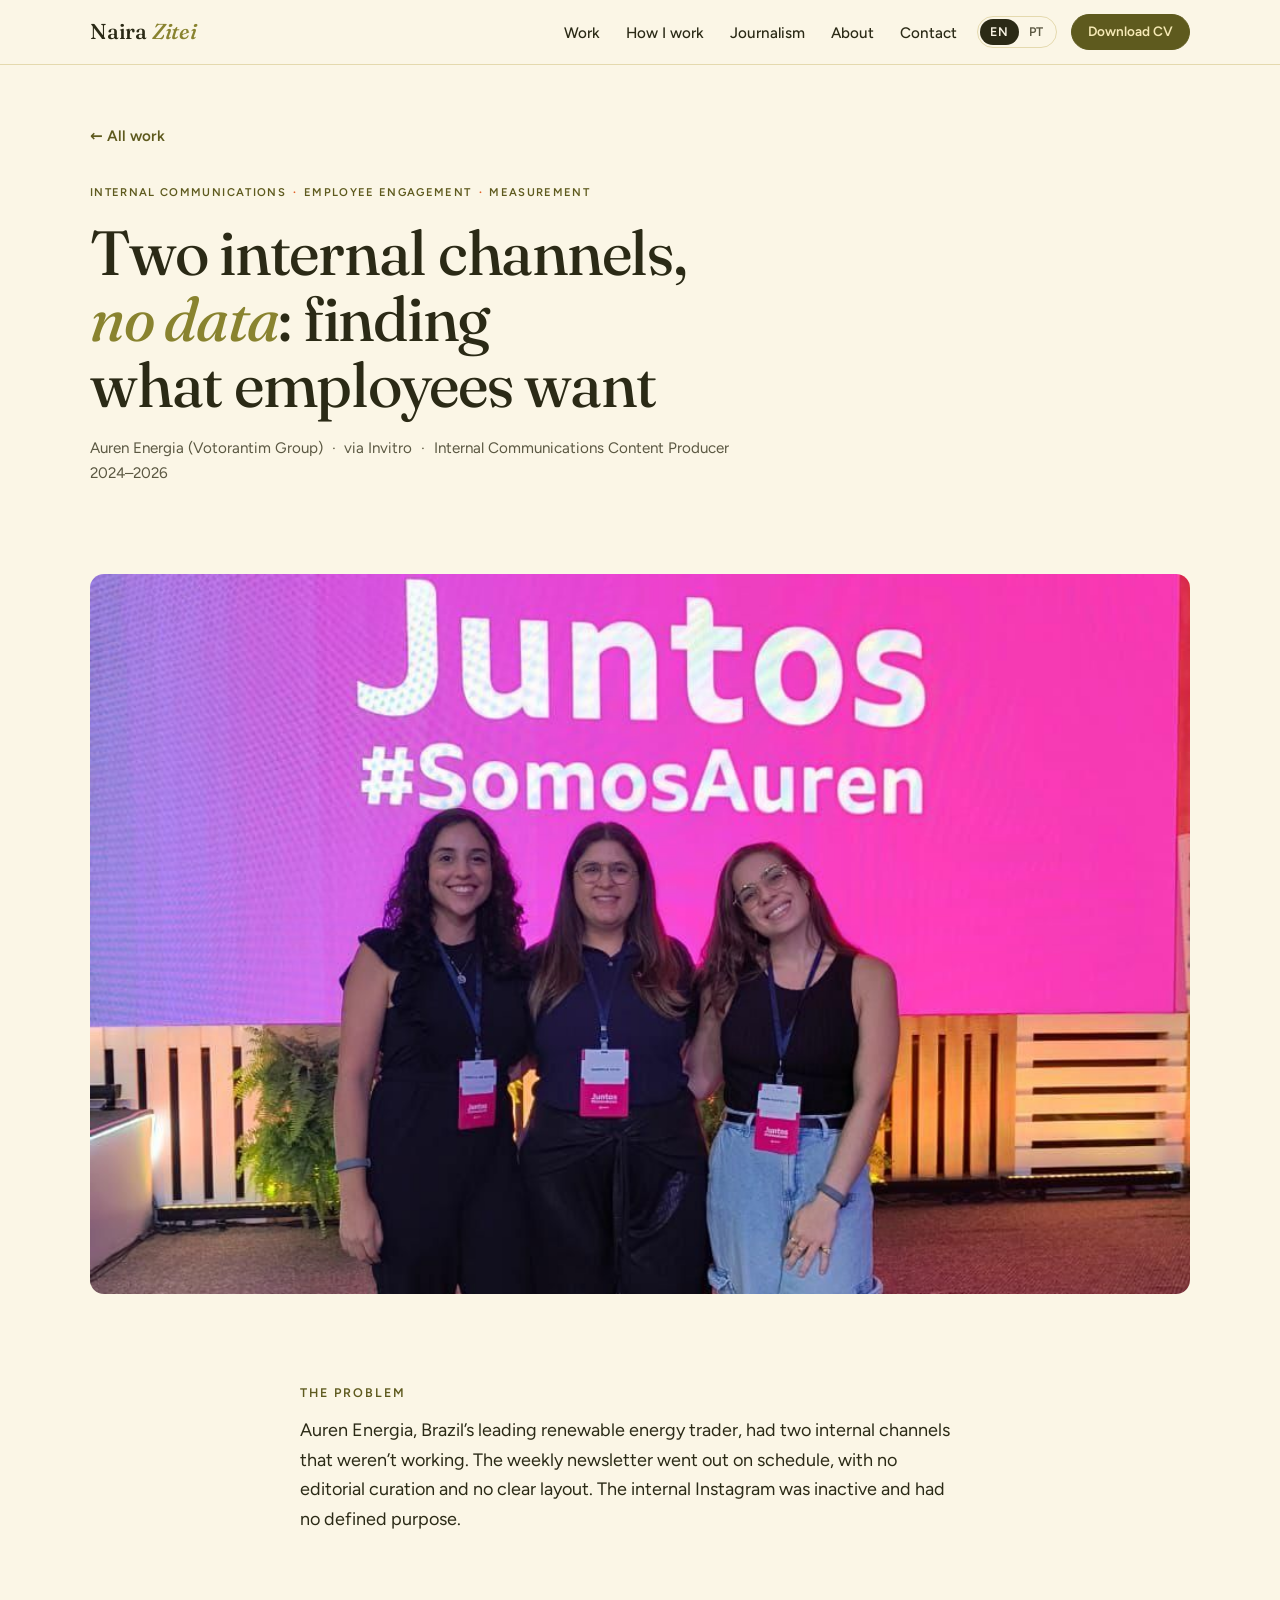
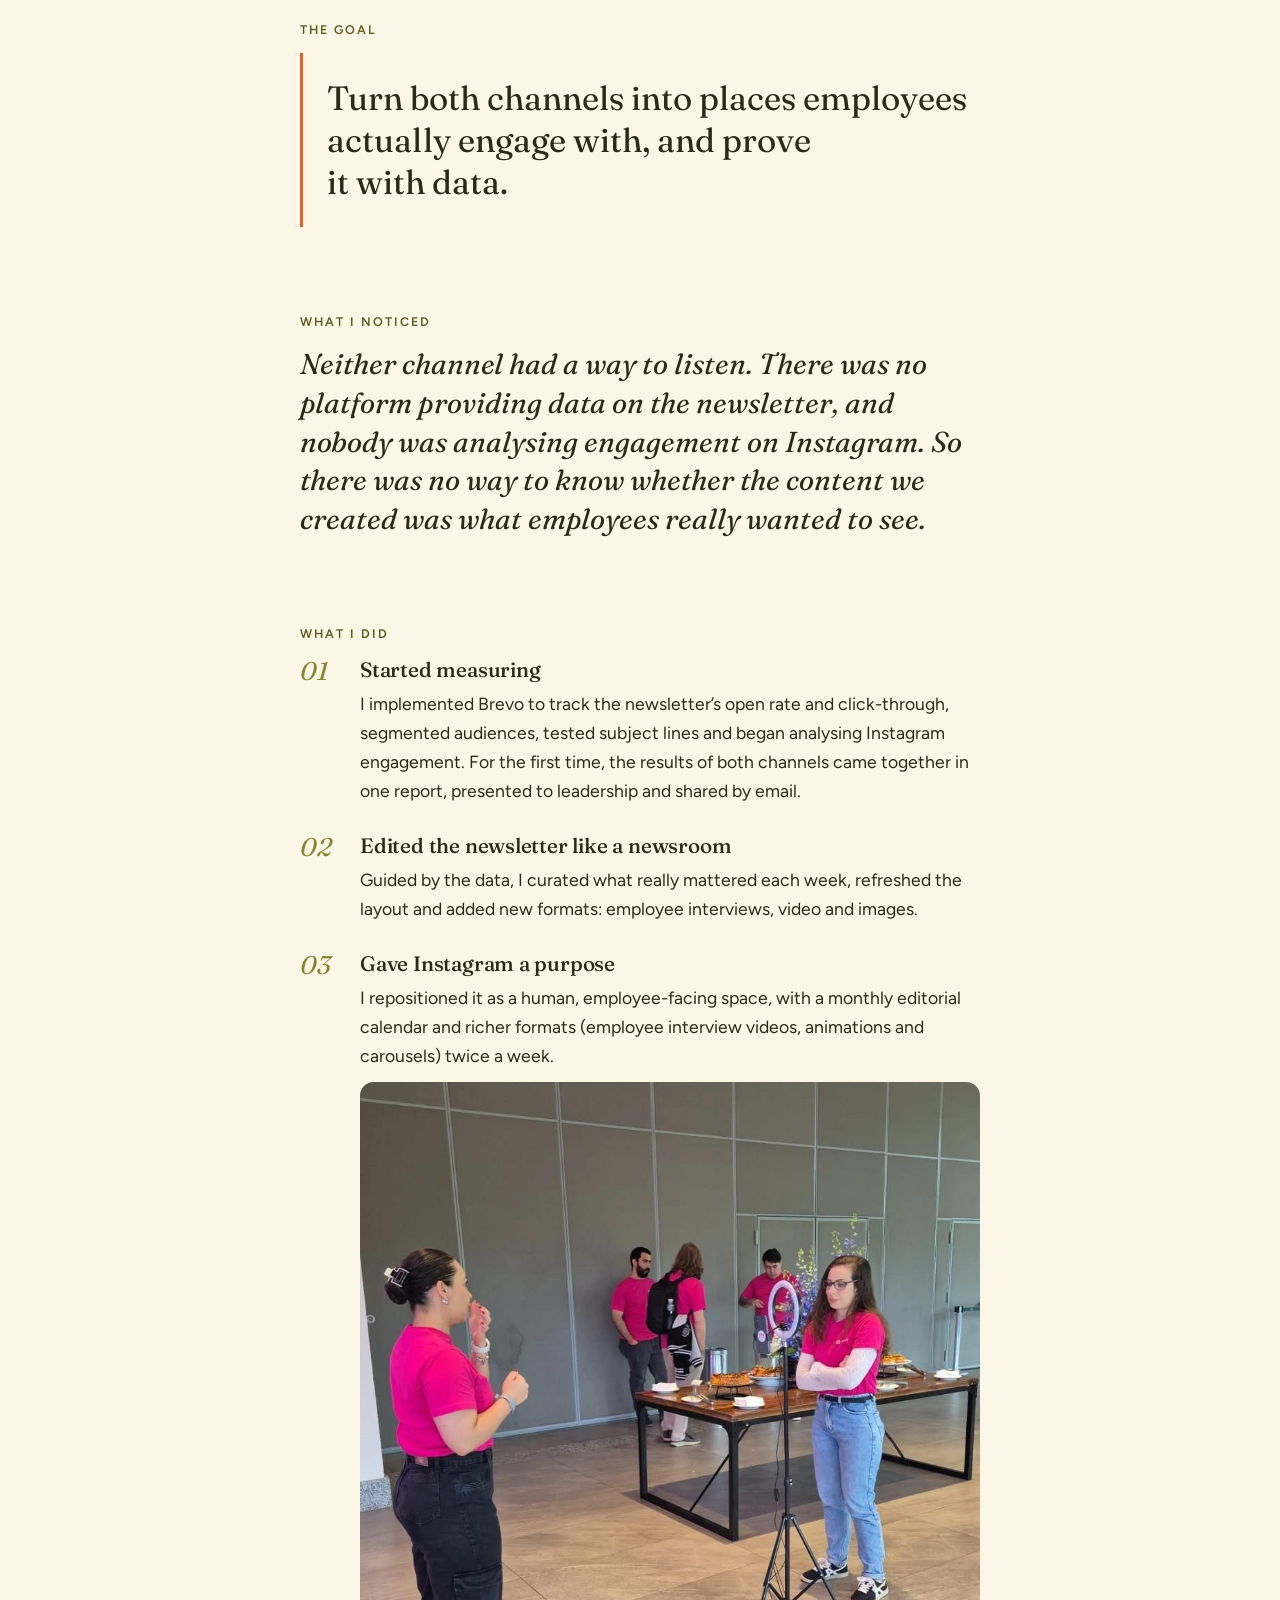
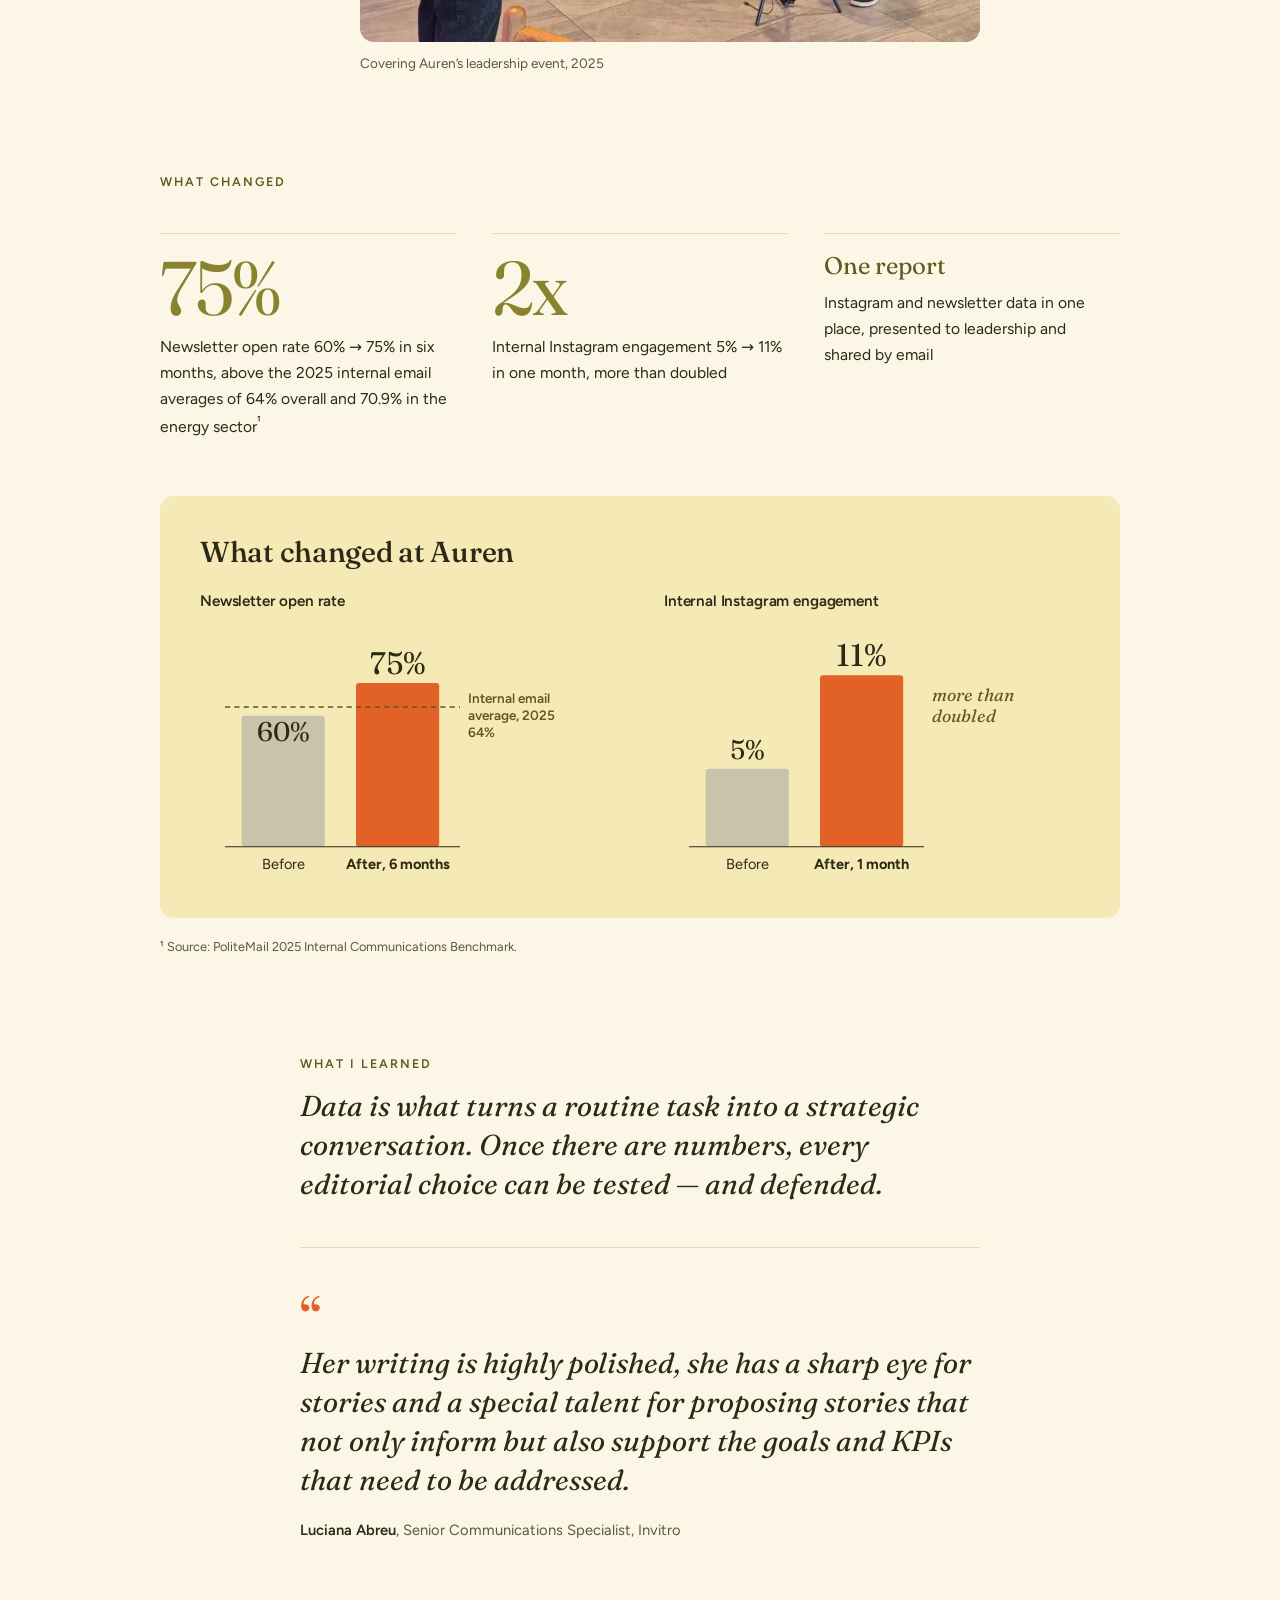
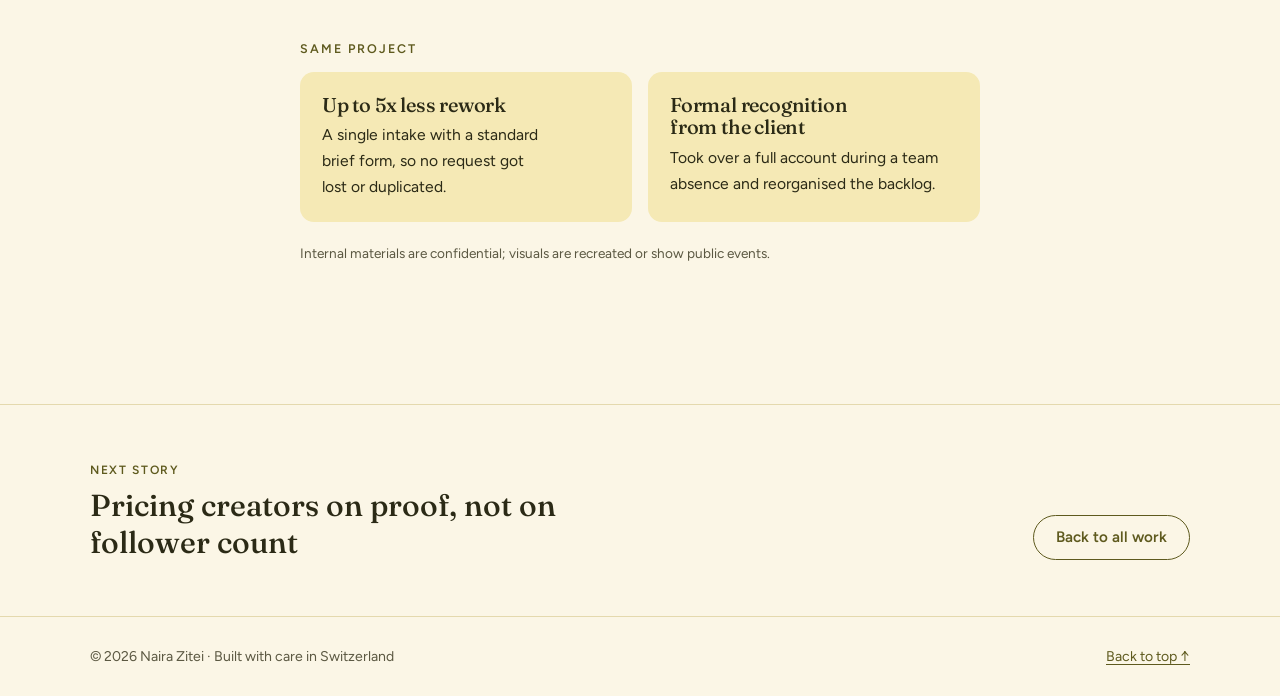
<file: auren.html>
<!doctype html>
<html lang="en">
<head>
<meta charset="utf-8">
<meta name="viewport" content="width=device-width, initial-scale=1, viewport-fit=cover">
<title>Two internal channels, no data — Naira Zitei</title>
<meta name="description" content="How Naira Zitei turned Auren Energia's newsletter and internal Instagram into channels employees engage with: open rate 60% → 75%, engagement 5% → 11%.">
<link rel="canonical" href="https://nairazitei.github.io/auren.html">
<link rel="alternate" hreflang="en" href="https://nairazitei.github.io/auren.html">
<link rel="alternate" hreflang="pt-BR" href="https://nairazitei.github.io/pt/auren.html">
<link rel="alternate" hreflang="x-default" href="https://nairazitei.github.io/auren.html">
<meta property="og:type" content="website">
<meta property="og:locale" content="en_GB">
<meta property="og:title" content="Two internal channels, no data — Naira Zitei">
<meta property="og:description" content="How Naira Zitei turned Auren Energia's newsletter and internal Instagram into channels employees engage with: open rate 60% → 75%, engagement 5% → 11%.">
<meta property="og:url" content="https://nairazitei.github.io/auren.html">
<meta property="og:image" content="https://nairazitei.github.io/assets/img/og-image.jpg">
<meta property="og:image:width" content="1200">
<meta property="og:image:height" content="630">
<meta property="og:image:alt" content="Portrait of Naira Zitei with the headline: A journalist with strategic methods for any channel and audience">
<meta name="twitter:card" content="summary_large_image">
<meta name="theme-color" content="#FBF6E6">
<link rel="icon" href="assets/img/favicon.svg" type="image/svg+xml">
<link rel="preload" href="assets/fonts/fraunces-latin-opsz-normal.woff2" as="font" type="font/woff2" crossorigin>
<link rel="preload" href="assets/fonts/figtree-latin-wght-normal.woff2" as="font" type="font/woff2" crossorigin>
<link rel="stylesheet" href="assets/css/style.css">
</head>
<body>
<a class="skip" href="#main">Skip to&nbsp;content</a>
<header class="site-header">
  <div class="wrap">
    <a class="wordmark" href="index.html">Naira <em>Zitei</em></a>
    <nav class="nav" id="site-nav" aria-label="Main">
      <ul>
        <li><a href="index.html#work">Work</a></li>
        <li><a href="index.html#how-i-work">How I&nbsp;work</a></li>
        <li><a href="index.html#journalism">Journalism</a></li>
        <li><a href="index.html#about">About</a></li>
        <li><a href="index.html#contact">Contact</a></li>
      </ul>
    </nav>
    <div class="header-tools">
      <div class="lang" role="group" aria-label="Language">
        <a href="auren.html" hreflang="en" lang="en" aria-current="page"><span aria-hidden="true">EN</span><span class="sr-only">English</span></a>
        <a href="pt/auren.html" hreflang="pt-BR" lang="pt-BR"><span aria-hidden="true">PT</span><span class="sr-only">Português</span></a>
      </div>
      <a class="btn btn--primary btn--sm" href="assets/cv/Naira-Zitei-CV-EN.pdf" target="_blank" rel="noopener">Download CV<span class="sr-only"> (opens in a new tab)</span></a>
      <button class="menu-btn" type="button" aria-controls="site-nav" aria-expanded="false" aria-label="Menu">
        <svg width="20" height="14" viewBox="0 0 20 14" aria-hidden="true"><path d="M0 1h20M0 7h20M0 13h20" stroke="currentColor" stroke-width="1.8" fill="none"/></svg>
      </button>
    </div>
  </div>
</header>
<main id="main">
<span id="top"></span>
<div class="wrap story-top">
  <a class="back" href="index.html#work">← All&nbsp;work</a>
  <div class="story-head read">
    <ul class="chips dotlist" aria-label="Tags"><li>Internal communications</li><li>Employee engagement</li><li>Measurement</li></ul>
    <h1>Two internal channels, <em class="accent">no&nbsp;data</em>: finding what employees&nbsp;want</h1>
    <p class="context dotlist"><span>Auren Energia (Votorantim Group)</span><span>via Invitro</span><span>Internal Communications Content Producer</span><span>2024–2026</span></p>
  </div>
</div>
<article class="story">
  <div class="wrap">
    <div class="cover"><img src="assets/img/evento-auren-2025.jpg" width="960" height="1280" alt="Auren communications team at the 2025 leadership event" fetchpriority="high"></div>
    <section class="story-section"><h2>The&nbsp;problem</h2><p>Auren Energia, Brazil’s leading renewable energy trader, had two internal channels that weren’t working. The weekly newsletter went out on schedule, with no editorial curation and no clear layout. The internal Instagram was inactive and had no defined&nbsp;purpose.</p></section><section class="story-section"><h2>The&nbsp;goal</h2><p class="goal">Turn both channels into places employees actually engage with, and prove it with&nbsp;data.</p></section><section class="story-section"><h2>What I&nbsp;noticed</h2><p class="pull pull--own">Neither channel had a way to listen. There was no platform providing data on the newsletter, and nobody was analysing engagement on Instagram. So there was no way to know whether the content we created was what employees really wanted to&nbsp;see.</p></section><section class="story-section"><h2>What I&nbsp;did</h2><ol class="steps"><li><div><h3 class="step-title">Started&nbsp;measuring</h3><p>I implemented Brevo to track the newsletter’s open rate and click-through, segmented audiences, tested subject lines and began analysing Instagram engagement. For the first time, the results of both channels came together in one report, presented to leadership and shared by&nbsp;email.</p></div></li><li><div><h3 class="step-title">Edited the newsletter like a&nbsp;newsroom</h3><p>Guided by the data, I curated what really mattered each week, refreshed the layout and added new formats: employee interviews, video and&nbsp;images.</p></div></li><li><div><h3 class="step-title">Gave Instagram a&nbsp;purpose</h3><p>I repositioned it as a human, employee-facing space, with a monthly editorial calendar and richer formats (employee interview videos, animations and carousels) twice a&nbsp;week.</p></div></li></ol><figure class="figure"><img src="assets/img/evento-auren.jpg" width="899" height="1599" loading="lazy" alt="Auren leadership event, 2025"><figcaption>Covering Auren’s leadership event,&nbsp;2025</figcaption></figure></section><section class="results" aria-labelledby="changed"><div class="story-section" style="padding-block:0 28px"><h2 id="changed">What&nbsp;changed</h2></div>
  <ul class="result-list"><li><span class="big">75%</span><p>Newsletter open rate 60% → 75% in six months, above the 2025 internal email averages of 64% overall and 70.9% in the energy sector<sup>¹</sup></p></li><li><span class="big">2x</span><p>Internal Instagram engagement 5% → 11% in one month, more than&nbsp;doubled</p></li><li><span class="statement">One report</span><p>Instagram and newsletter data in one place, presented to leadership and shared by&nbsp;email</p></li></ul>
  <div class="chart">
  <h3>What changed at&nbsp;Auren</h3>
  <div class="chart-panels" role="img" aria-label="Bar chart: newsletter open rate rose from 60% to 75% in six months, above the 64% internal email average; internal Instagram engagement rose from 5% to 11% in one month.">
    <div class="chart-panel" aria-hidden="true">
      <h4>Newsletter open&nbsp;rate</h4>
      <svg viewBox="0 0 400 250">
        <!-- scale: 0–100% maps to 210 px, baseline y=220 -->
        <rect x="40" y="94" width="80" height="126" rx="3" fill="#C9C3AB"/>
        <rect x="150" y="62.5" width="80" height="157.5" rx="3" fill="#E26127"/>
        <line x1="24" x2="250" y1="85.6" y2="85.6" stroke="#5E5A1E" stroke-width="1.5" stroke-dasharray="5 4"/>
        <text x="258" y="82" font-family="Figtree, sans-serif" font-size="13" fill="#5E5A1E" font-weight="600"><tspan x="258">Internal email</tspan><tspan x="258" dy="16">average, 2025</tspan><tspan x="258" dy="16">64%</tspan></text>
        <text x="80" y="118" text-anchor="middle" font-family="Fraunces, Georgia, serif" font-size="26" fill="#2B2A16">60%</text>
        <text x="190" y="54" text-anchor="middle" font-family="Fraunces, Georgia, serif" font-size="30" fill="#2B2A16">75%</text>
        <line x1="24" x2="250" y1="220" y2="220" stroke="#2B2A16" stroke-width="1"/>
        <text x="80" y="241" text-anchor="middle" font-family="Figtree, sans-serif" font-size="14" fill="#2B2A16">Before</text>
        <text x="190" y="241" text-anchor="middle" font-family="Figtree, sans-serif" font-size="14" fill="#2B2A16" font-weight="700">After, 6 months</text>
      </svg>
    </div>
    <div class="chart-panel" aria-hidden="true">
      <h4>Internal Instagram&nbsp;engagement</h4>
      <svg viewBox="0 0 400 250">
        <!-- scale: 0–12% maps to 180 px, baseline y=220 -->
        <rect x="40" y="145" width="80" height="75" rx="3" fill="#C9C3AB"/>
        <rect x="150" y="55" width="80" height="165" rx="3" fill="#E26127"/>
        <text x="80" y="136" text-anchor="middle" font-family="Fraunces, Georgia, serif" font-size="26" fill="#2B2A16">5%</text>
        <text x="190" y="46" text-anchor="middle" font-family="Fraunces, Georgia, serif" font-size="30" fill="#2B2A16">11%</text>
        <text x="258" y="80" font-family="Fraunces, Georgia, serif" font-style="italic" font-size="17" fill="#5E5A1E"><tspan x="258">more than</tspan><tspan x="258" dy="20">doubled</tspan></text>
        <line x1="24" x2="250" y1="220" y2="220" stroke="#2B2A16" stroke-width="1"/>
        <text x="80" y="241" text-anchor="middle" font-family="Figtree, sans-serif" font-size="14" fill="#2B2A16">Before</text>
        <text x="190" y="241" text-anchor="middle" font-family="Figtree, sans-serif" font-size="14" fill="#2B2A16" font-weight="700">After, 1 month</text>
      </svg>
    </div>
  </div>
</div>
  <p class="footnote">¹ Source: PoliteMail 2025 Internal Communications&nbsp;Benchmark.</p>
</section><section class="story-section"><h2>What I&nbsp;learned</h2><p class="pull pull--own">Data is what turns a routine task into a strategic conversation. Once there are numbers, every editorial choice can be tested — and&nbsp;defended.</p></section><figure class="voice" style="margin-block:0"><blockquote class="pull">Her writing is highly polished, she has a sharp eye for stories and a special talent for proposing stories that not only inform but also support the goals and KPIs that need to be&nbsp;addressed.</blockquote><figcaption><strong>Luciana&nbsp;Abreu</strong>, Senior Communications Specialist,&nbsp;Invitro</figcaption></figure><section class="story-section" aria-labelledby="same"><h2 id="same">Same&nbsp;project</h2>
  <ul class="same" style="margin:0"><li><h3>Up to 5x less&nbsp;rework</h3><p>A single intake with a standard brief form, so no request got lost or&nbsp;duplicated.</p></li><li><h3>Formal recognition from the&nbsp;client</h3><p>Took over a full account during a team absence and reorganised the&nbsp;backlog.</p></li></ul>
  <p class="caption" style="margin-top:20px">Internal materials are confidential; visuals are recreated or show public&nbsp;events.</p>
</section>
  </div>
</article>
<nav class="story-nav" aria-label="More work">
  <div class="wrap">
    <a class="next" href="creators.html"><span class="label">Next story</span><strong>Pricing creators on proof, not on follower&nbsp;count</strong></a>
    <a class="btn btn--secondary" href="index.html#work">Back to all&nbsp;work</a>
  </div>
</nav>
</main>
<footer class="site-footer">
  <div class="wrap"><p>© 2026 Naira Zitei · Built with care in&nbsp;Switzerland</p><p><a href="#top">Back to top&nbsp;↑</a></p></div>
</footer>
<script src="assets/js/main.js" defer></script>
</body>
</html>
</file>
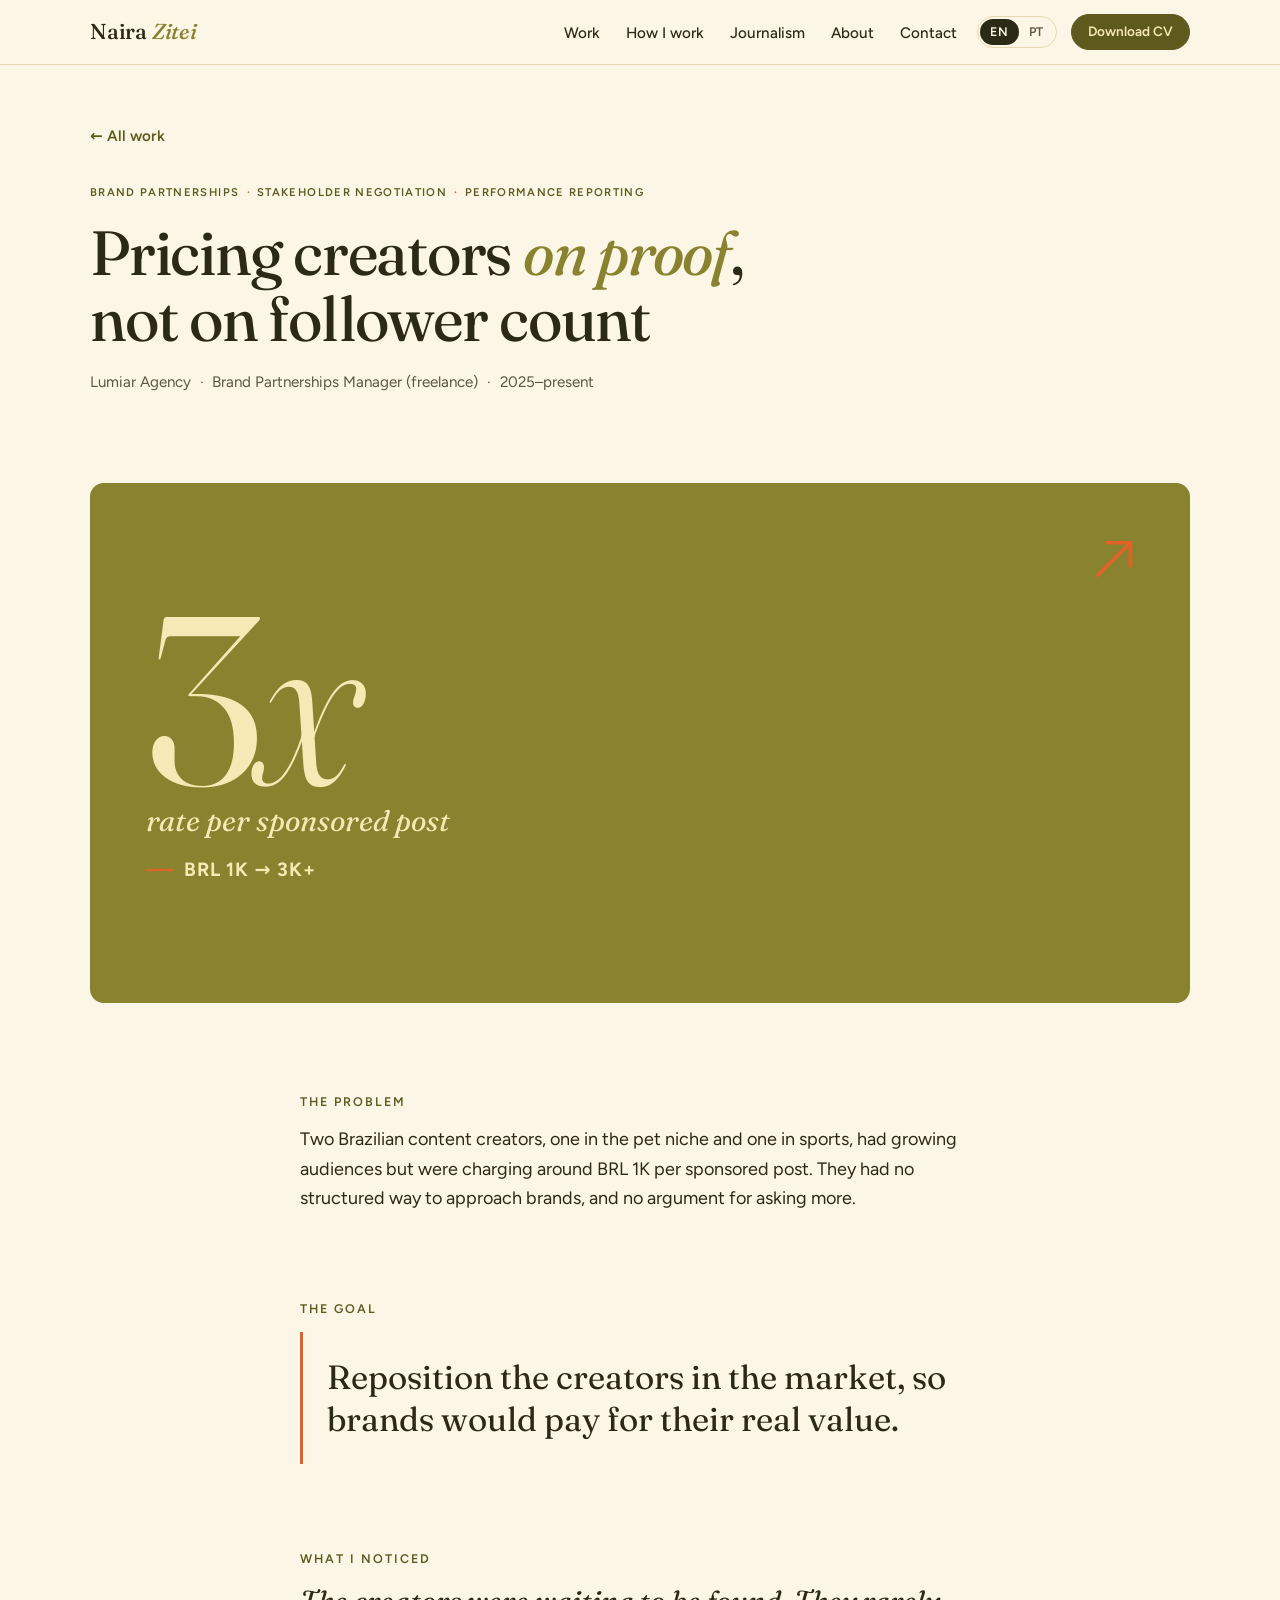
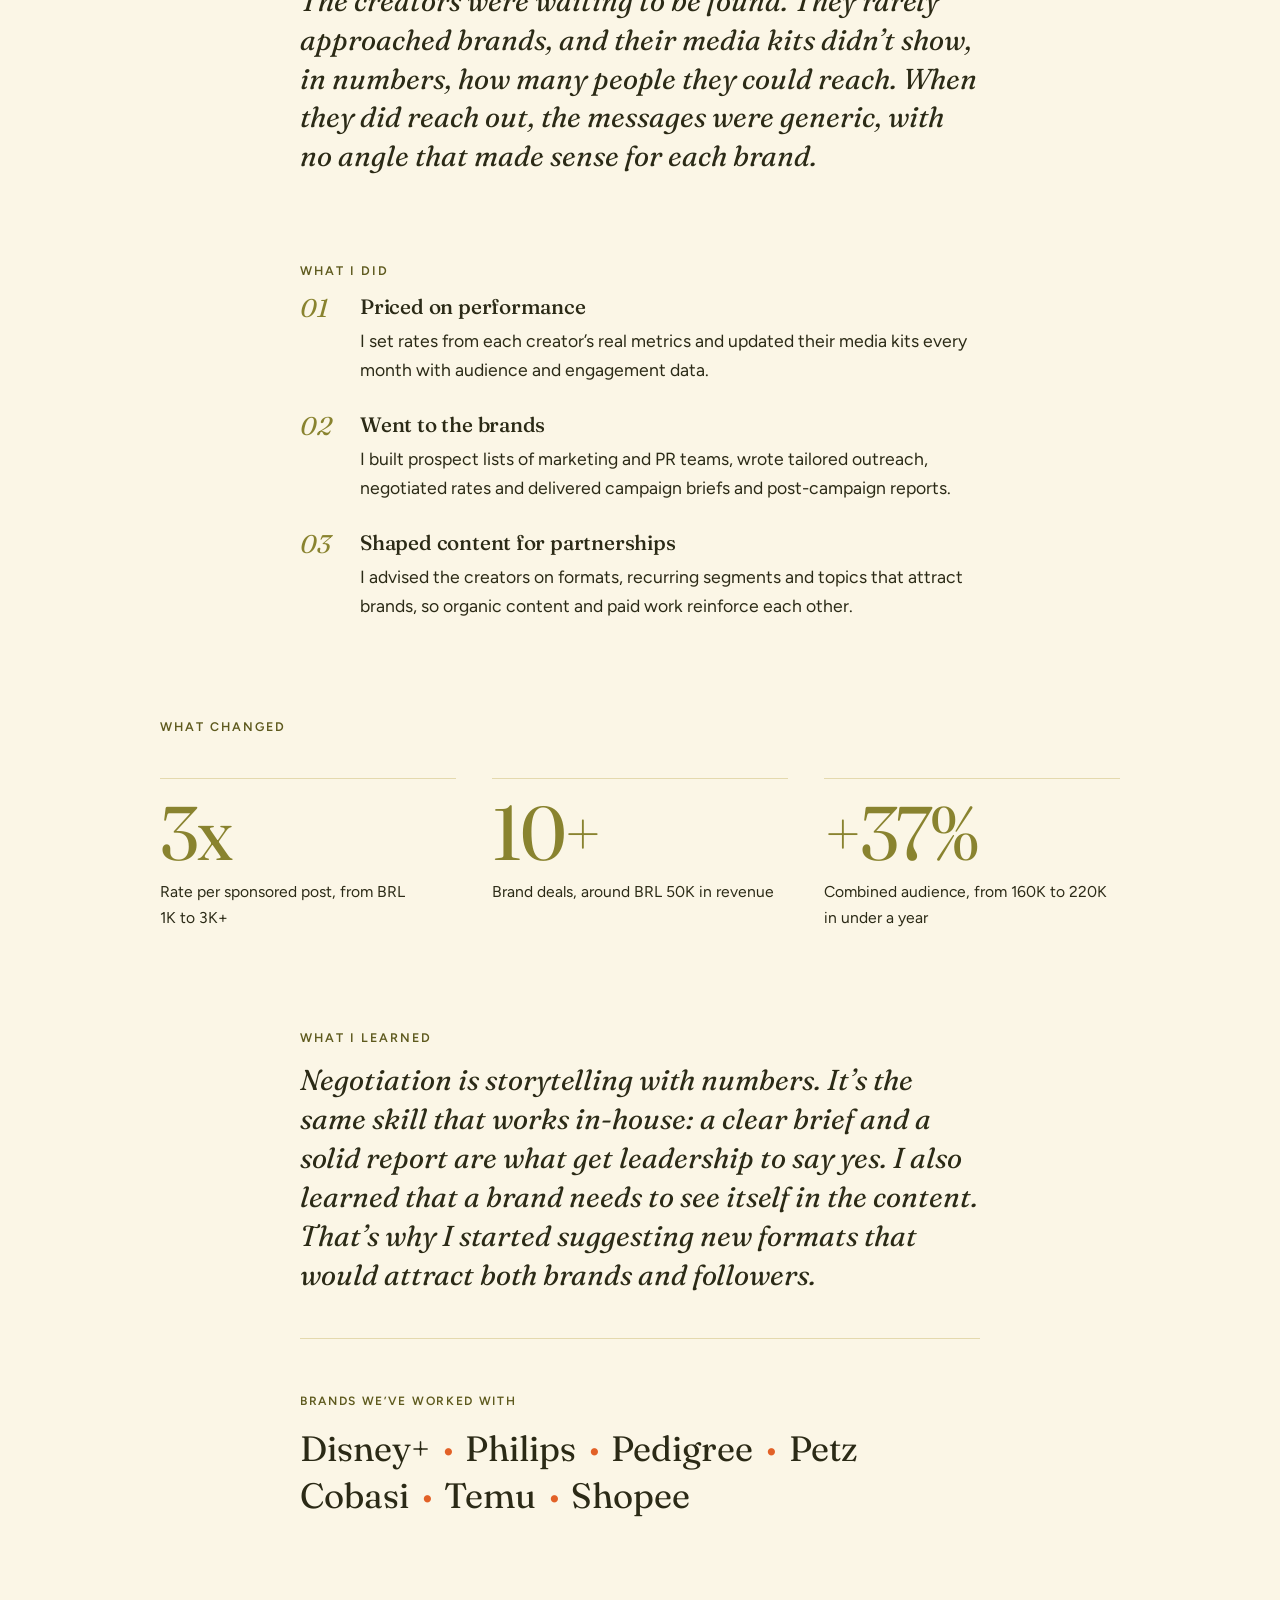
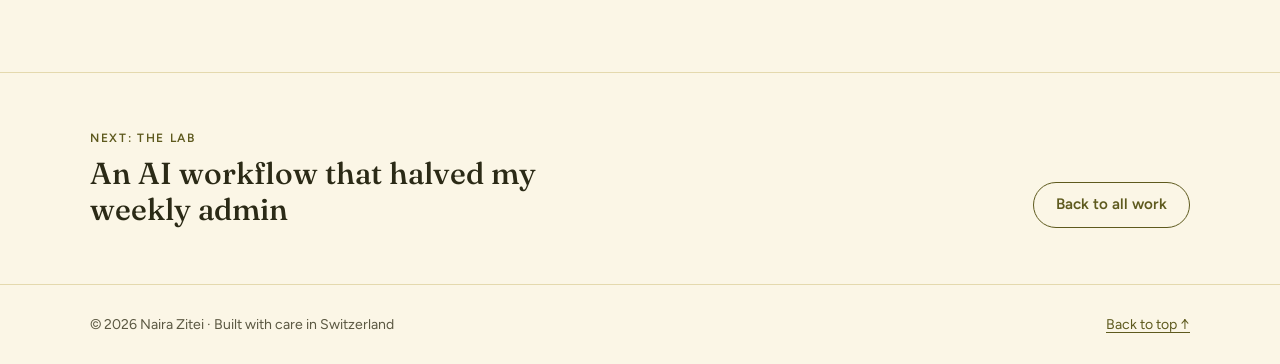
<file: creators.html>
<!doctype html>
<html lang="en">
<head>
<meta charset="utf-8">
<meta name="viewport" content="width=device-width, initial-scale=1, viewport-fit=cover">
<title>Pricing creators on proof — Naira Zitei</title>
<meta name="description" content="How Naira Zitei repositioned two content creators with performance-based pricing: rate per sponsored post from BRL 1K to 3K+.">
<link rel="canonical" href="https://nairazitei.github.io/creators.html">
<link rel="alternate" hreflang="en" href="https://nairazitei.github.io/creators.html">
<link rel="alternate" hreflang="pt-BR" href="https://nairazitei.github.io/pt/creators.html">
<link rel="alternate" hreflang="x-default" href="https://nairazitei.github.io/creators.html">
<meta property="og:type" content="website">
<meta property="og:locale" content="en_GB">
<meta property="og:title" content="Pricing creators on proof — Naira Zitei">
<meta property="og:description" content="How Naira Zitei repositioned two content creators with performance-based pricing: rate per sponsored post from BRL 1K to 3K+.">
<meta property="og:url" content="https://nairazitei.github.io/creators.html">
<meta property="og:image" content="https://nairazitei.github.io/assets/img/og-image.jpg">
<meta property="og:image:width" content="1200">
<meta property="og:image:height" content="630">
<meta property="og:image:alt" content="Portrait of Naira Zitei with the headline: A journalist with strategic methods for any channel and audience">
<meta name="twitter:card" content="summary_large_image">
<meta name="theme-color" content="#FBF6E6">
<link rel="icon" href="assets/img/favicon.svg" type="image/svg+xml">
<link rel="preload" href="assets/fonts/fraunces-latin-opsz-normal.woff2" as="font" type="font/woff2" crossorigin>
<link rel="preload" href="assets/fonts/figtree-latin-wght-normal.woff2" as="font" type="font/woff2" crossorigin>
<link rel="stylesheet" href="assets/css/style.css">
</head>
<body>
<a class="skip" href="#main">Skip to&nbsp;content</a>
<header class="site-header">
  <div class="wrap">
    <a class="wordmark" href="index.html">Naira <em>Zitei</em></a>
    <nav class="nav" id="site-nav" aria-label="Main">
      <ul>
        <li><a href="index.html#work">Work</a></li>
        <li><a href="index.html#how-i-work">How I&nbsp;work</a></li>
        <li><a href="index.html#journalism">Journalism</a></li>
        <li><a href="index.html#about">About</a></li>
        <li><a href="index.html#contact">Contact</a></li>
      </ul>
    </nav>
    <div class="header-tools">
      <div class="lang" role="group" aria-label="Language">
        <a href="creators.html" hreflang="en" lang="en" aria-current="page"><span aria-hidden="true">EN</span><span class="sr-only">English</span></a>
        <a href="pt/creators.html" hreflang="pt-BR" lang="pt-BR"><span aria-hidden="true">PT</span><span class="sr-only">Português</span></a>
      </div>
      <a class="btn btn--primary btn--sm" href="assets/cv/Naira-Zitei-CV-EN.pdf" target="_blank" rel="noopener">Download CV<span class="sr-only"> (opens in a new tab)</span></a>
      <button class="menu-btn" type="button" aria-controls="site-nav" aria-expanded="false" aria-label="Menu">
        <svg width="20" height="14" viewBox="0 0 20 14" aria-hidden="true"><path d="M0 1h20M0 7h20M0 13h20" stroke="currentColor" stroke-width="1.8" fill="none"/></svg>
      </button>
    </div>
  </div>
</header>
<main id="main">
<span id="top"></span>
<div class="wrap story-top">
  <a class="back" href="index.html#work">← All&nbsp;work</a>
  <div class="story-head read">
    <ul class="chips dotlist" aria-label="Tags"><li>Brand partnerships</li><li>Stakeholder negotiation</li><li>Performance&nbsp;reporting</li></ul>
    <h1>Pricing creators <em class="accent">on&nbsp;proof</em>, not on follower&nbsp;count</h1>
    <p class="context dotlist"><span>Lumiar Agency</span><span>Brand Partnerships Manager (freelance)</span><span>2025–present</span></p>
  </div>
</div>
<article class="story">
  <div class="wrap">
    <div class="cover"><div class="typo-cover" role="img" aria-label="3x rate per sponsored post, from BRL 1K to 3K+">
  <svg class="arrow" viewBox="0 0 48 48" aria-hidden="true"><path d="M10 38 38 10M18 10h20v20" fill="none" stroke="#E26127" stroke-width="3" stroke-linecap="round" stroke-linejoin="round"/></svg>
  <span class="x" aria-hidden="true">3<em>x</em></span>
  <span class="lbl" aria-hidden="true">rate per sponsored post</span>
  <span class="from" aria-hidden="true">BRL 1K → 3K+</span>
</div></div>
    <section class="story-section"><h2>The&nbsp;problem</h2><p>Two Brazilian content creators, one in the pet niche and one in sports, had growing audiences but were charging around BRL 1K per sponsored post. They had no structured way to approach brands, and no argument for asking&nbsp;more.</p></section><section class="story-section"><h2>The&nbsp;goal</h2><p class="goal">Reposition the creators in the market, so brands would pay for their real&nbsp;value.</p></section><section class="story-section"><h2>What I&nbsp;noticed</h2><p class="pull pull--own">The creators were waiting to be found. They rarely approached brands, and their media kits didn’t show, in numbers, how many people they could reach. When they did reach out, the messages were generic, with no angle that made sense for each&nbsp;brand.</p></section><section class="story-section"><h2>What I&nbsp;did</h2><ol class="steps"><li><div><h3 class="step-title">Priced on&nbsp;performance</h3><p>I set rates from each creator’s real metrics and updated their media kits every month with audience and engagement&nbsp;data.</p></div></li><li><div><h3 class="step-title">Went to the&nbsp;brands</h3><p>I built prospect lists of marketing and PR teams, wrote tailored outreach, negotiated rates and delivered campaign briefs and post-campaign&nbsp;reports.</p></div></li><li><div><h3 class="step-title">Shaped content for&nbsp;partnerships</h3><p>I advised the creators on formats, recurring segments and topics that attract brands, so organic content and paid work reinforce each&nbsp;other.</p></div></li></ol></section><section class="results" aria-labelledby="changed"><div class="story-section" style="padding-block:0 28px"><h2 id="changed">What&nbsp;changed</h2></div>
  <ul class="result-list"><li><span class="big">3x</span><p>Rate per sponsored post, from BRL 1K to&nbsp;3K+</p></li><li><span class="big">10+</span><p>Brand deals, around BRL 50K in&nbsp;revenue</p></li><li><span class="big">+37%</span><p>Combined audience, from 160K to 220K in under a&nbsp;year</p></li></ul>
  
</section><section class="story-section"><h2>What I&nbsp;learned</h2><p class="pull pull--own">Negotiation is storytelling with numbers. It’s the same skill that works in-house: a clear brief and a solid report are what get leadership to say yes. I also learned that a brand needs to see itself in the content. That’s why I started suggesting new formats that would attract both brands and&nbsp;followers.</p></section><section class="voice" aria-labelledby="brands"><h2 id="brands" class="eyebrow" style="font-family:var(--sans);margin-bottom:16px">Brands we’ve worked&nbsp;with</h2><p class="brands dotlist"><span>Disney+</span><span>Philips</span><span>Pedigree</span><span>Petz</span><span>Cobasi</span><span>Temu</span><span>Shopee</span></p></section>
  </div>
</article>
<nav class="story-nav" aria-label="More work">
  <div class="wrap">
    <a class="next" href="lab.html"><span class="label">Next: the Lab</span><strong>An AI workflow that halved my weekly&nbsp;admin</strong></a>
    <a class="btn btn--secondary" href="index.html#work">Back to all&nbsp;work</a>
  </div>
</nav>
</main>
<footer class="site-footer">
  <div class="wrap"><p>© 2026 Naira Zitei · Built with care in&nbsp;Switzerland</p><p><a href="#top">Back to top&nbsp;↑</a></p></div>
</footer>
<script src="assets/js/main.js" defer></script>
</body>
</html>
</file>
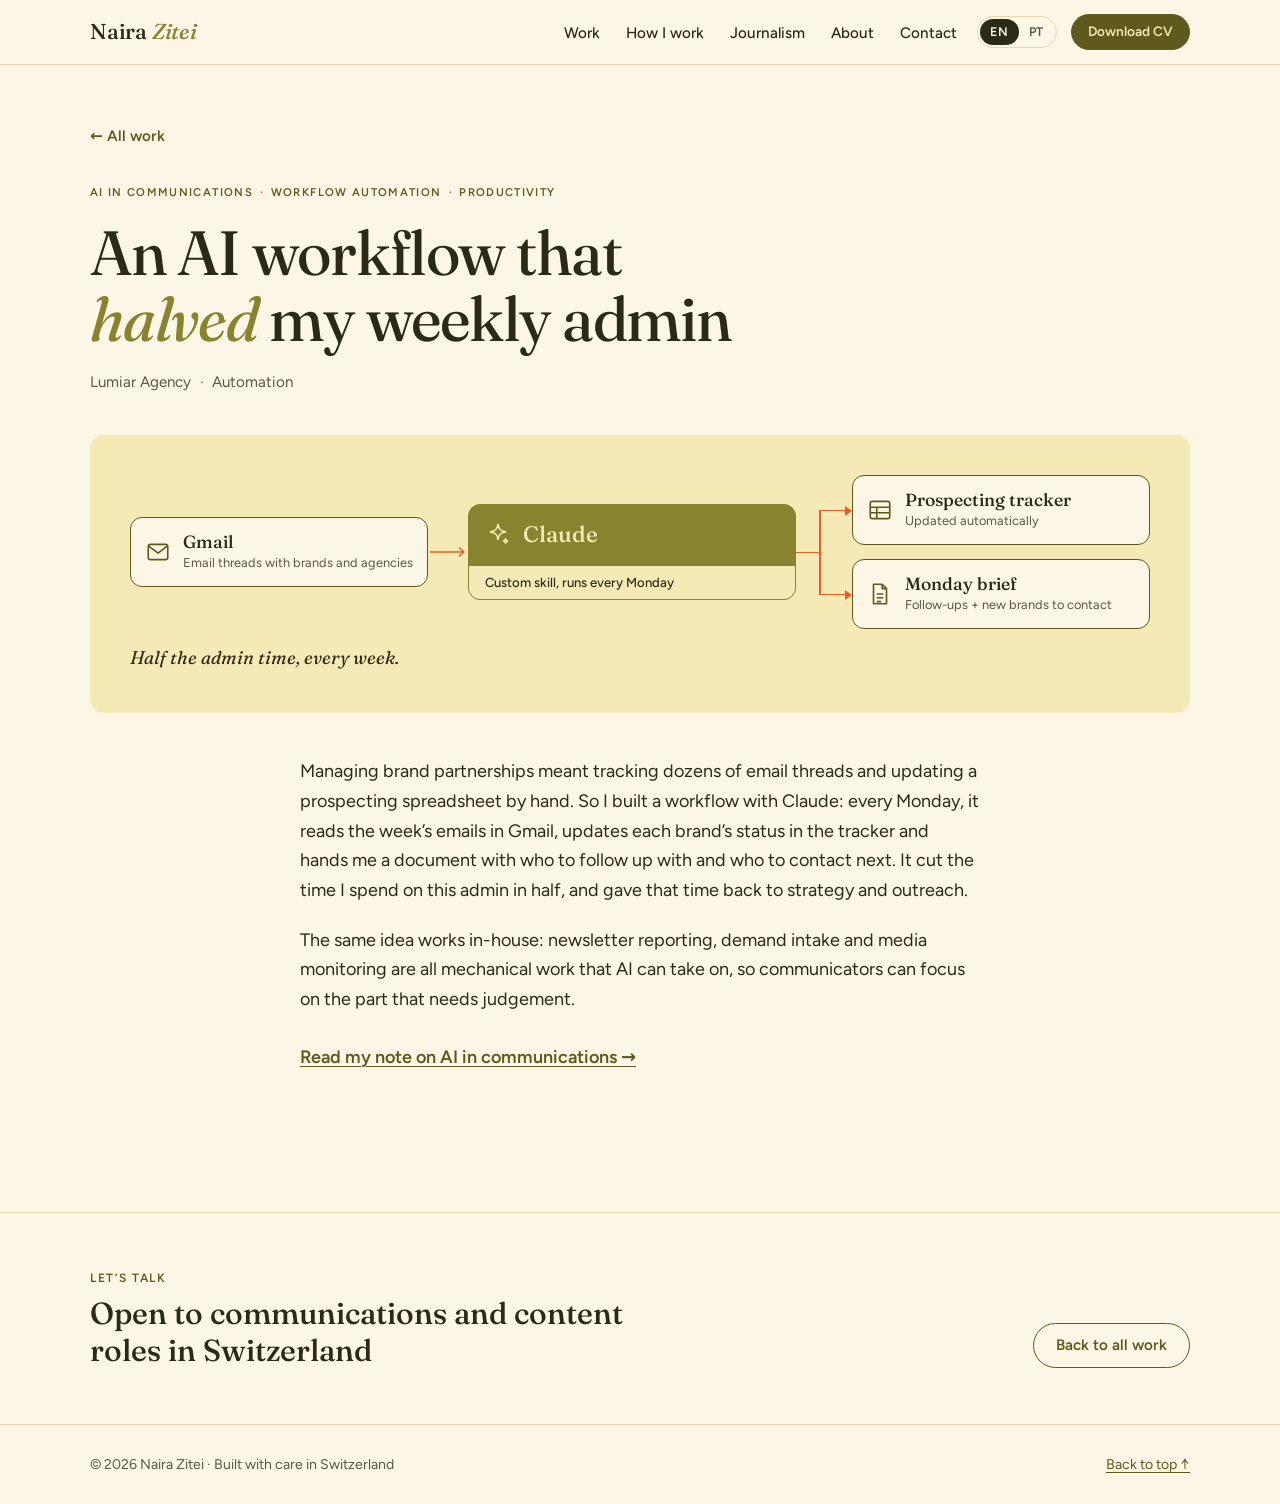
<file: lab.html>
<!doctype html>
<html lang="en">
<head>
<meta charset="utf-8">
<meta name="viewport" content="width=device-width, initial-scale=1, viewport-fit=cover">
<title>An AI workflow that halved my weekly admin — Naira Zitei</title>
<meta name="description" content="The Lab: a Claude workflow that reads Gmail every Monday, updates a prospecting tracker and writes a follow-up brief.">
<link rel="canonical" href="https://nairazitei.github.io/lab.html">
<link rel="alternate" hreflang="en" href="https://nairazitei.github.io/lab.html">
<link rel="alternate" hreflang="pt-BR" href="https://nairazitei.github.io/pt/lab.html">
<link rel="alternate" hreflang="x-default" href="https://nairazitei.github.io/lab.html">
<meta property="og:type" content="website">
<meta property="og:locale" content="en_GB">
<meta property="og:title" content="An AI workflow that halved my weekly admin — Naira Zitei">
<meta property="og:description" content="The Lab: a Claude workflow that reads Gmail every Monday, updates a prospecting tracker and writes a follow-up brief.">
<meta property="og:url" content="https://nairazitei.github.io/lab.html">
<meta property="og:image" content="https://nairazitei.github.io/assets/img/og-image.jpg">
<meta property="og:image:width" content="1200">
<meta property="og:image:height" content="630">
<meta property="og:image:alt" content="Portrait of Naira Zitei with the headline: A journalist with strategic methods for any channel and audience">
<meta name="twitter:card" content="summary_large_image">
<meta name="theme-color" content="#FBF6E6">
<link rel="icon" href="assets/img/favicon.svg" type="image/svg+xml">
<link rel="preload" href="assets/fonts/fraunces-latin-opsz-normal.woff2" as="font" type="font/woff2" crossorigin>
<link rel="preload" href="assets/fonts/figtree-latin-wght-normal.woff2" as="font" type="font/woff2" crossorigin>
<link rel="stylesheet" href="assets/css/style.css">
</head>
<body>
<a class="skip" href="#main">Skip to&nbsp;content</a>
<header class="site-header">
  <div class="wrap">
    <a class="wordmark" href="index.html">Naira <em>Zitei</em></a>
    <nav class="nav" id="site-nav" aria-label="Main">
      <ul>
        <li><a href="index.html#work">Work</a></li>
        <li><a href="index.html#how-i-work">How I&nbsp;work</a></li>
        <li><a href="index.html#journalism">Journalism</a></li>
        <li><a href="index.html#about">About</a></li>
        <li><a href="index.html#contact">Contact</a></li>
      </ul>
    </nav>
    <div class="header-tools">
      <div class="lang" role="group" aria-label="Language">
        <a href="lab.html" hreflang="en" lang="en" aria-current="page"><span aria-hidden="true">EN</span><span class="sr-only">English</span></a>
        <a href="pt/lab.html" hreflang="pt-BR" lang="pt-BR"><span aria-hidden="true">PT</span><span class="sr-only">Português</span></a>
      </div>
      <a class="btn btn--primary btn--sm" href="assets/cv/Naira-Zitei-CV-EN.pdf" target="_blank" rel="noopener">Download CV<span class="sr-only"> (opens in a new tab)</span></a>
      <button class="menu-btn" type="button" aria-controls="site-nav" aria-expanded="false" aria-label="Menu">
        <svg width="20" height="14" viewBox="0 0 20 14" aria-hidden="true"><path d="M0 1h20M0 7h20M0 13h20" stroke="currentColor" stroke-width="1.8" fill="none"/></svg>
      </button>
    </div>
  </div>
</header>
<main id="main">
<span id="top"></span>
<div class="wrap story-top">
  <a class="back" href="index.html#work">← All&nbsp;work</a>
  <div class="story-head read">
    <ul class="chips dotlist" aria-label="Tags"><li>AI in communications</li><li>Workflow automation</li><li>Productivity</li></ul>
    <h1>An AI workflow that <em class="accent">halved</em> my weekly&nbsp;admin</h1>
    <p class="context dotlist"><span>Lumiar Agency</span><span>Automation</span></p>
  </div>
</div>
<article class="story lab-page">
  <div class="wrap">
    
    <div class="flow-wrap"><figure class="flow-fig" style="margin:0;width:100%">
  <div class="flow" role="img" aria-label="Diagram: Gmail threads go to a Claude skill every Monday, which updates the prospecting tracker and produces a brief with follow-ups and new brands to contact.">
    <div class="node"><svg viewBox="0 0 24 24" fill="none" stroke="currentColor" stroke-width="1.5" stroke-linecap="round" stroke-linejoin="round" aria-hidden="true"><rect x="3" y="5" width="18" height="14" rx="2"/><path d="m3.5 6.5 8.5 6.5 8.5-6.5"/></svg><b>Gmail</b><small>Email threads with brands and&nbsp;agencies</small></div>
    <div class="flow-arrow"><span class="fork-h"><svg viewBox="0 0 40 12" aria-hidden="true"><path d="M2 6h34" stroke="currentColor" stroke-width="1.5"/><path d="m31 1.5 5 4.5-5 4.5" fill="none" stroke="currentColor" stroke-width="1.5"/></svg></span><span class="fork-v"><svg viewBox="0 0 12 36" aria-hidden="true"><path d="M6 2v30" stroke="currentColor" stroke-width="1.5"/><path d="m1.5 27 4.5 5 4.5-5" fill="none" stroke="currentColor" stroke-width="1.5"/></svg></span></div>
    <div class="node node--claude"><svg viewBox="0 0 24 24" fill="none" stroke="currentColor" stroke-width="1.5" stroke-linejoin="round" aria-hidden="true"><path d="M12 3c.6 4.6 2.4 6.4 7 7-4.6.6-6.4 2.4-7 7-.6-4.6-2.4-6.4-7-7 4.6-.6 6.4-2.4 7-7Z"/><path d="M19 16.5c.2 1.3.8 1.9 2 2-1.2.2-1.8.8-2 2-.2-1.2-.8-1.8-2-2 1.2-.1 1.8-.7 2-2Z"/></svg><b>Claude</b><small>Custom skill, runs every&nbsp;Monday</small></div>
    <div class="fork" aria-hidden="true"><i class="f-in"></i><i class="f-v"></i><i class="f-a f-a1"></i><i class="f-a f-a2"></i></div><div class="flow-arrow fork-v-wrap"><span class="fork-v"><svg viewBox="0 0 12 36" aria-hidden="true"><path d="M6 2v30" stroke="currentColor" stroke-width="1.5"/><path d="m1.5 27 4.5 5 4.5-5" fill="none" stroke="currentColor" stroke-width="1.5"/></svg></span></div>
    <div class="flow-outs">
      <div class="node"><svg viewBox="0 0 24 24" fill="none" stroke="currentColor" stroke-width="1.5" aria-hidden="true"><rect x="3" y="4" width="18" height="16" rx="2"/><path d="M3 9.5h18M3 14.5h18M9 9.5V20"/></svg><b>Prospecting&nbsp;tracker</b><small>Updated&nbsp;automatically</small></div>
      <div class="node"><svg viewBox="0 0 24 24" fill="none" stroke="currentColor" stroke-width="1.5" stroke-linejoin="round" aria-hidden="true"><path d="M6 3h8l4 4v14H6z"/><path d="M14 3v4h4M9 12h6M9 15.5h6M9 19h4"/></svg><b>Monday&nbsp;brief</b><small>Follow-ups + new brands to&nbsp;contact</small></div>
    </div>
  </div>
  <figcaption><p class="flow-caption">Half the admin time, every&nbsp;week.</p></figcaption>
</figure></div>
<section class="story-section">
  <p>Managing brand partnerships meant tracking dozens of email threads and updating a prospecting spreadsheet by hand. So I built a workflow with Claude: every Monday, it reads the week’s emails in Gmail, updates each brand’s status in the tracker and hands me a document with who to follow up with and who to contact next. It cut the time I spend on this admin in half, and gave that time back to strategy and&nbsp;outreach.</p>
  <p style="margin-top:20px">The same idea works in-house: newsletter reporting, demand intake and media monitoring are all mechanical work that AI can take on, so communicators can focus on the part that needs&nbsp;judgement.</p>
  <p style="margin-top:28px;font-weight:600"><a href="https://www.linkedin.com/feed/update/urn:li:activity:7483584337041596417/" target="_blank" rel="noopener">Read my note on AI in communications →<span class="sr-only"> (opens in a new tab)</span></a></p>
</section>
  </div>
</article>
<nav class="story-nav" aria-label="More work">
  <div class="wrap">
    <a class="next" href="index.html#contact"><span class="label">Let’s talk</span><strong>Open to communications and content roles in&nbsp;Switzerland</strong></a>
    <a class="btn btn--secondary" href="index.html#work">Back to all&nbsp;work</a>
  </div>
</nav>
</main>
<footer class="site-footer">
  <div class="wrap"><p>© 2026 Naira Zitei · Built with care in&nbsp;Switzerland</p><p><a href="#top">Back to top&nbsp;↑</a></p></div>
</footer>
<script src="assets/js/main.js" defer></script>
</body>
</html>
</file>
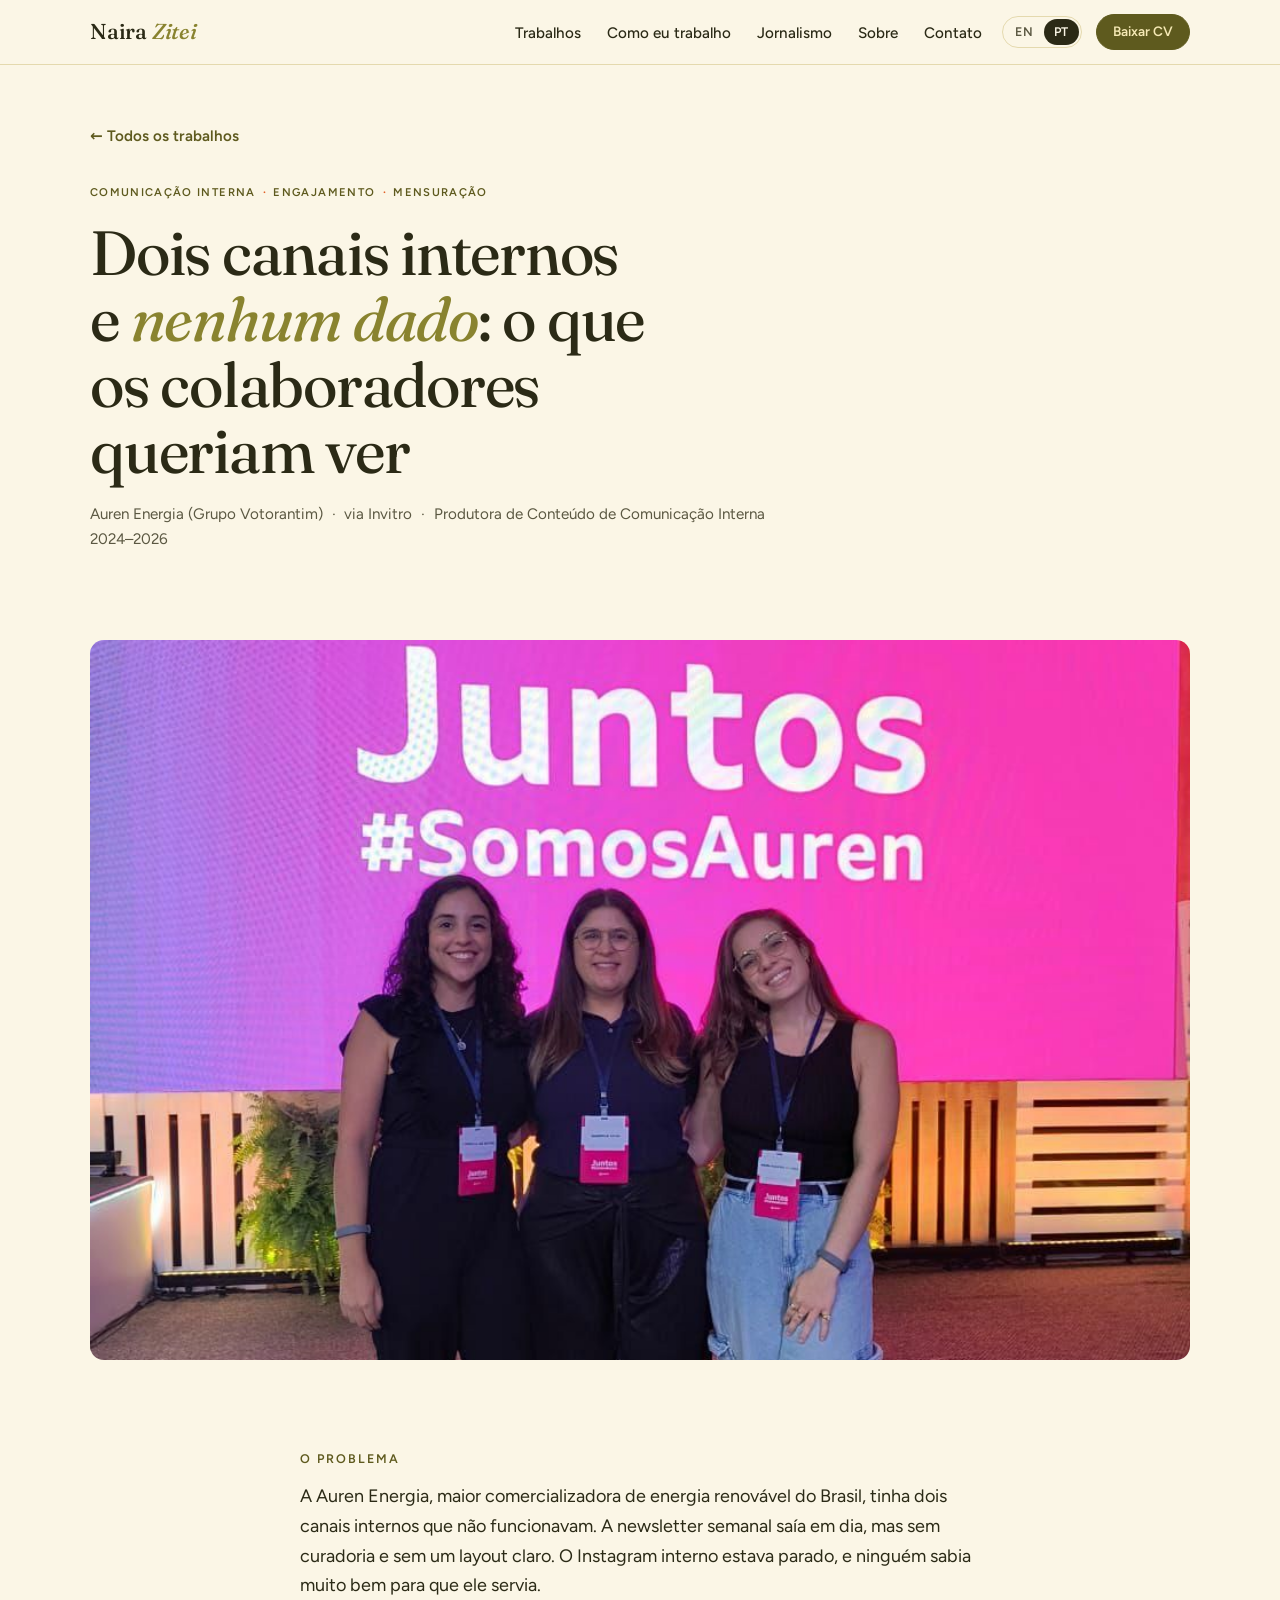
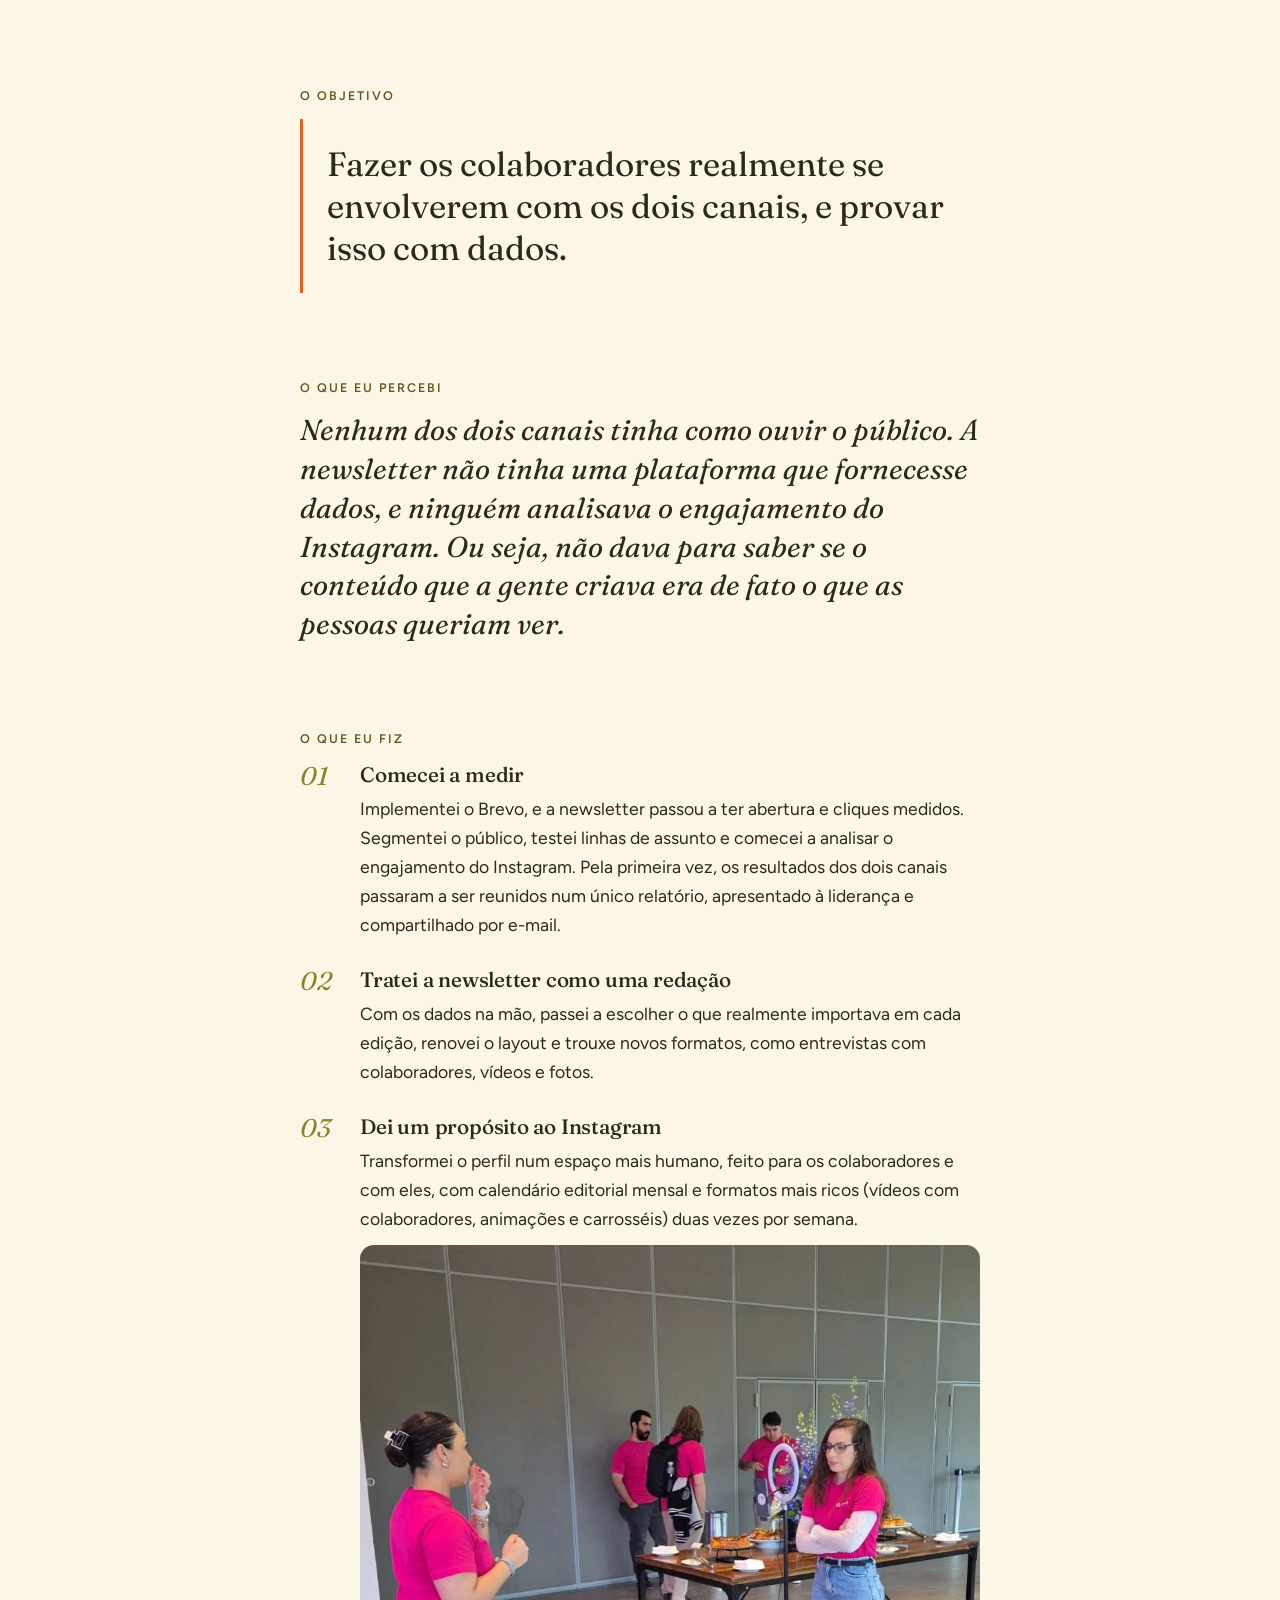
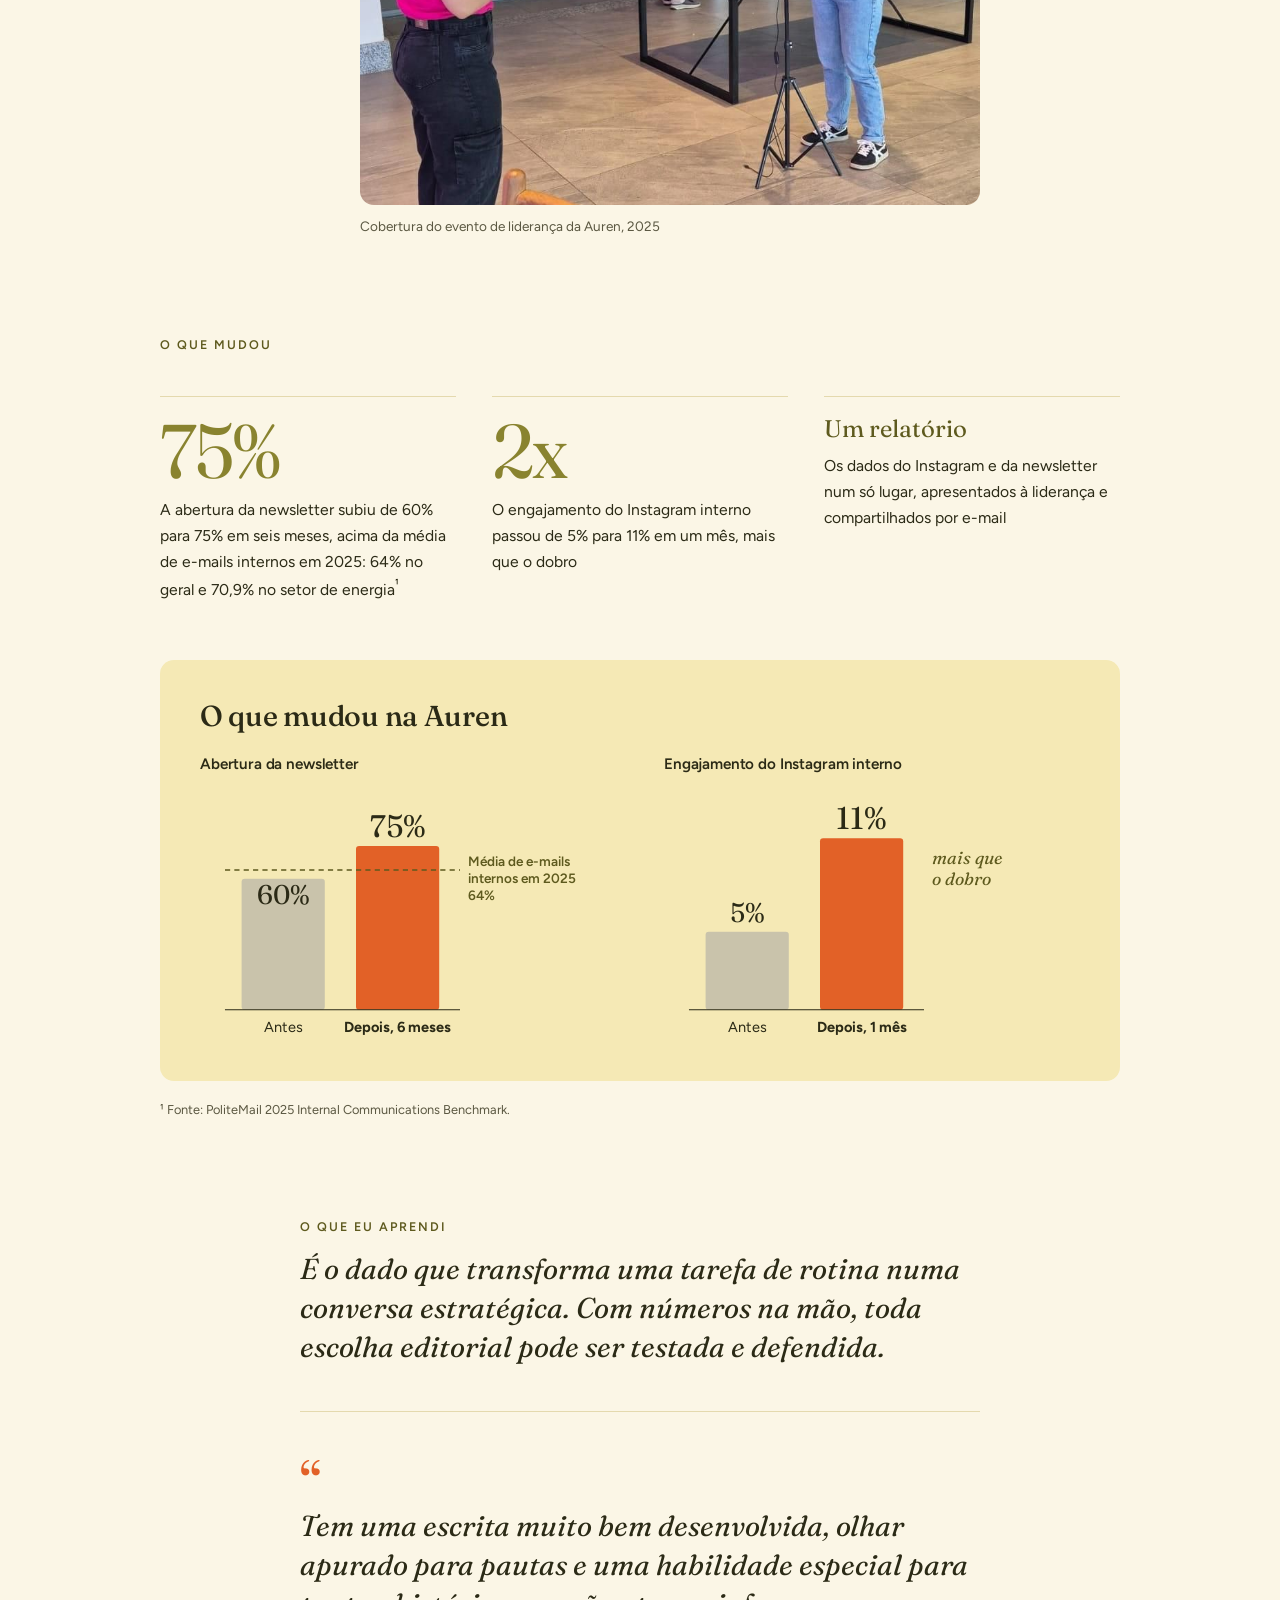
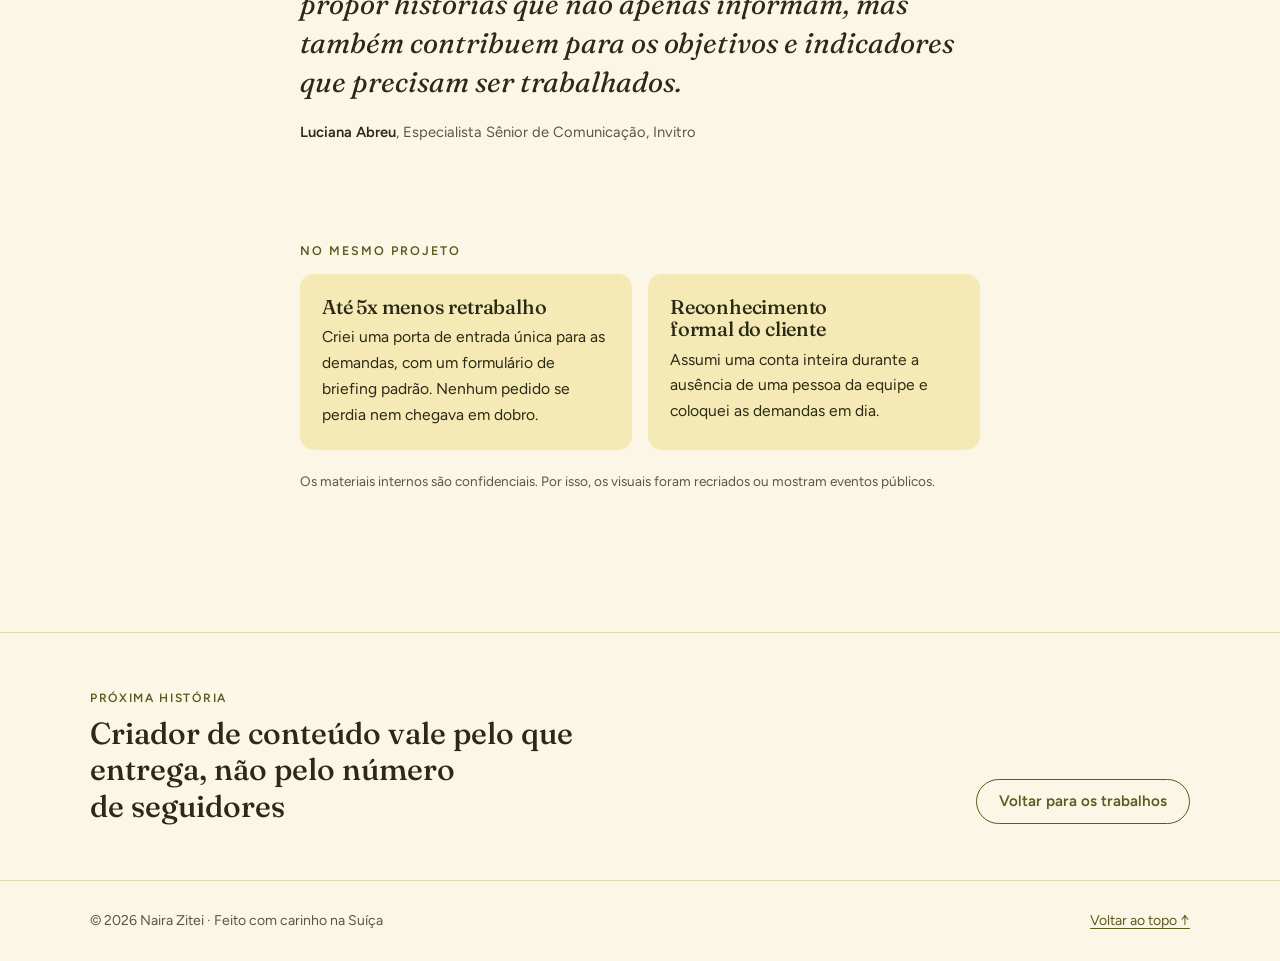
<file: pt/auren.html>
<!doctype html>
<html lang="pt-BR">
<head>
<meta charset="utf-8">
<meta name="viewport" content="width=device-width, initial-scale=1, viewport-fit=cover">
<title>Dois canais internos e nenhum dado — Naira Zitei</title>
<meta name="description" content="Como Naira Zitei transformou a newsletter e o Instagram interno da Auren Energia em canais com engajamento: abertura de 60% para 75%, engajamento de 5% para 11%.">
<link rel="canonical" href="https://nairazitei.github.io/pt/auren.html">
<link rel="alternate" hreflang="en" href="https://nairazitei.github.io/auren.html">
<link rel="alternate" hreflang="pt-BR" href="https://nairazitei.github.io/pt/auren.html">
<link rel="alternate" hreflang="x-default" href="https://nairazitei.github.io/auren.html">
<meta property="og:type" content="website">
<meta property="og:locale" content="pt_BR">
<meta property="og:title" content="Dois canais internos e nenhum dado — Naira Zitei">
<meta property="og:description" content="Como Naira Zitei transformou a newsletter e o Instagram interno da Auren Energia em canais com engajamento: abertura de 60% para 75%, engajamento de 5% para 11%.">
<meta property="og:url" content="https://nairazitei.github.io/pt/auren.html">
<meta property="og:image" content="https://nairazitei.github.io/assets/img/og-image-pt.jpg">
<meta property="og:image:width" content="1200">
<meta property="og:image:height" content="630">
<meta property="og:image:alt" content="Retrato de Naira Zitei com o título: Uma jornalista com métodos estratégicos para qualquer canal e audiência">
<meta name="twitter:card" content="summary_large_image">
<meta name="theme-color" content="#FBF6E6">
<link rel="icon" href="../assets/img/favicon.svg" type="image/svg+xml">
<link rel="preload" href="../assets/fonts/fraunces-latin-opsz-normal.woff2" as="font" type="font/woff2" crossorigin>
<link rel="preload" href="../assets/fonts/figtree-latin-wght-normal.woff2" as="font" type="font/woff2" crossorigin>
<link rel="stylesheet" href="../assets/css/style.css">
</head>
<body>
<a class="skip" href="#main">Pular para o&nbsp;conteúdo</a>
<header class="site-header">
  <div class="wrap">
    <a class="wordmark" href="index.html">Naira <em>Zitei</em></a>
    <nav class="nav" id="site-nav" aria-label="Principal">
      <ul>
        <li><a href="index.html#work">Trabalhos</a></li>
        <li><a href="index.html#how-i-work">Como eu&nbsp;trabalho</a></li>
        <li><a href="index.html#journalism">Jornalismo</a></li>
        <li><a href="index.html#about">Sobre</a></li>
        <li><a href="index.html#contact">Contato</a></li>
      </ul>
    </nav>
    <div class="header-tools">
      <div class="lang" role="group" aria-label="Idioma">
        <a href="../auren.html" hreflang="en" lang="en"><span aria-hidden="true">EN</span><span class="sr-only">English</span></a>
        <a href="auren.html" hreflang="pt-BR" lang="pt-BR" aria-current="page"><span aria-hidden="true">PT</span><span class="sr-only">Português</span></a>
      </div>
      <a class="btn btn--primary btn--sm" href="../assets/cv/Naira-Zitei-CV-PT.pdf" target="_blank" rel="noopener">Baixar CV<span class="sr-only"> (abre em uma nova aba)</span></a>
      <button class="menu-btn" type="button" aria-controls="site-nav" aria-expanded="false" aria-label="Menu">
        <svg width="20" height="14" viewBox="0 0 20 14" aria-hidden="true"><path d="M0 1h20M0 7h20M0 13h20" stroke="currentColor" stroke-width="1.8" fill="none"/></svg>
      </button>
    </div>
  </div>
</header>
<main id="main">
<span id="top"></span>
<div class="wrap story-top">
  <a class="back" href="index.html#work">← Todos os&nbsp;trabalhos</a>
  <div class="story-head read">
    <ul class="chips dotlist" aria-label="Etiquetas"><li>Comunicação interna</li><li>Engajamento</li><li>Mensuração</li></ul>
    <h1>Dois canais internos e <em class="accent">nenhum&nbsp;dado</em>: o que os colaboradores queriam&nbsp;ver</h1>
    <p class="context dotlist"><span>Auren Energia (Grupo Votorantim)</span><span>via Invitro</span><span>Produtora de Conteúdo de Comunicação Interna</span><span>2024–2026</span></p>
  </div>
</div>
<article class="story">
  <div class="wrap">
    <div class="cover"><img src="../assets/img/evento-auren-2025.jpg" width="960" height="1280" alt="Equipe de comunicação da Auren no evento de liderança de 2025" fetchpriority="high"></div>
    <section class="story-section"><h2>O&nbsp;problema</h2><p>A Auren Energia, maior comercializadora de energia renovável do Brasil, tinha dois canais internos que não funcionavam. A newsletter semanal saía em dia, mas sem curadoria e sem um layout claro. O Instagram interno estava parado, e ninguém sabia muito bem para que ele&nbsp;servia.</p></section><section class="story-section"><h2>O&nbsp;objetivo</h2><p class="goal">Fazer os colaboradores realmente se envolverem com os dois canais, e provar isso com&nbsp;dados.</p></section><section class="story-section"><h2>O que eu&nbsp;percebi</h2><p class="pull pull--own">Nenhum dos dois canais tinha como ouvir o público. A newsletter não tinha uma plataforma que fornecesse dados, e ninguém analisava o engajamento do Instagram. Ou seja, não dava para saber se o conteúdo que a gente criava era de fato o que as pessoas queriam&nbsp;ver.</p></section><section class="story-section"><h2>O que eu&nbsp;fiz</h2><ol class="steps"><li><div><h3 class="step-title">Comecei a&nbsp;medir</h3><p>Implementei o Brevo, e a newsletter passou a ter abertura e cliques medidos. Segmentei o público, testei linhas de assunto e comecei a analisar o engajamento do Instagram. Pela primeira vez, os resultados dos dois canais passaram a ser reunidos num único relatório, apresentado à liderança e compartilhado por&nbsp;e-mail.</p></div></li><li><div><h3 class="step-title">Tratei a newsletter como uma&nbsp;redação</h3><p>Com os dados na mão, passei a escolher o que realmente importava em cada edição, renovei o layout e trouxe novos formatos, como entrevistas com colaboradores, vídeos e&nbsp;fotos.</p></div></li><li><div><h3 class="step-title">Dei um propósito ao&nbsp;Instagram</h3><p>Transformei o perfil num espaço mais humano, feito para os colaboradores e com eles, com calendário editorial mensal e formatos mais ricos (vídeos com colaboradores, animações e carrosséis) duas vezes por&nbsp;semana.</p></div></li></ol><figure class="figure"><img src="../assets/img/evento-auren.jpg" width="899" height="1599" loading="lazy" alt="Evento de liderança da Auren, 2025"><figcaption>Cobertura do evento de liderança da Auren,&nbsp;2025</figcaption></figure></section><section class="results" aria-labelledby="changed"><div class="story-section" style="padding-block:0 28px"><h2 id="changed">O que&nbsp;mudou</h2></div>
  <ul class="result-list"><li><span class="big">75%</span><p>A abertura da newsletter subiu de 60% para 75% em seis meses, acima da média de e-mails internos em 2025: 64% no geral e 70,9% no setor de energia<sup>¹</sup></p></li><li><span class="big">2x</span><p>O engajamento do Instagram interno passou de 5% para 11% em um mês, mais que o&nbsp;dobro</p></li><li><span class="statement">Um relatório</span><p>Os dados do Instagram e da newsletter num só lugar, apresentados à liderança e compartilhados por&nbsp;e-mail</p></li></ul>
  <div class="chart">
  <h3>O que mudou na&nbsp;Auren</h3>
  <div class="chart-panels" role="img" aria-label="Gráfico de barras: a abertura da newsletter subiu de 60% para 75% em seis meses, acima da média de 64% dos e-mails internos; o engajamento do Instagram interno subiu de 5% para 11% em um mês.">
    <div class="chart-panel" aria-hidden="true">
      <h4>Abertura da&nbsp;newsletter</h4>
      <svg viewBox="0 0 400 250">
        <!-- scale: 0–100% maps to 210 px, baseline y=220 -->
        <rect x="40" y="94" width="80" height="126" rx="3" fill="#C9C3AB"/>
        <rect x="150" y="62.5" width="80" height="157.5" rx="3" fill="#E26127"/>
        <line x1="24" x2="250" y1="85.6" y2="85.6" stroke="#5E5A1E" stroke-width="1.5" stroke-dasharray="5 4"/>
        <text x="258" y="82" font-family="Figtree, sans-serif" font-size="13" fill="#5E5A1E" font-weight="600"><tspan x="258">Média de e-mails</tspan><tspan x="258" dy="16">internos em 2025</tspan><tspan x="258" dy="16">64%</tspan></text>
        <text x="80" y="118" text-anchor="middle" font-family="Fraunces, Georgia, serif" font-size="26" fill="#2B2A16">60%</text>
        <text x="190" y="54" text-anchor="middle" font-family="Fraunces, Georgia, serif" font-size="30" fill="#2B2A16">75%</text>
        <line x1="24" x2="250" y1="220" y2="220" stroke="#2B2A16" stroke-width="1"/>
        <text x="80" y="241" text-anchor="middle" font-family="Figtree, sans-serif" font-size="14" fill="#2B2A16">Antes</text>
        <text x="190" y="241" text-anchor="middle" font-family="Figtree, sans-serif" font-size="14" fill="#2B2A16" font-weight="700">Depois, 6 meses</text>
      </svg>
    </div>
    <div class="chart-panel" aria-hidden="true">
      <h4>Engajamento do Instagram&nbsp;interno</h4>
      <svg viewBox="0 0 400 250">
        <!-- scale: 0–12% maps to 180 px, baseline y=220 -->
        <rect x="40" y="145" width="80" height="75" rx="3" fill="#C9C3AB"/>
        <rect x="150" y="55" width="80" height="165" rx="3" fill="#E26127"/>
        <text x="80" y="136" text-anchor="middle" font-family="Fraunces, Georgia, serif" font-size="26" fill="#2B2A16">5%</text>
        <text x="190" y="46" text-anchor="middle" font-family="Fraunces, Georgia, serif" font-size="30" fill="#2B2A16">11%</text>
        <text x="258" y="80" font-family="Fraunces, Georgia, serif" font-style="italic" font-size="17" fill="#5E5A1E"><tspan x="258">mais que</tspan><tspan x="258" dy="20">o dobro</tspan></text>
        <line x1="24" x2="250" y1="220" y2="220" stroke="#2B2A16" stroke-width="1"/>
        <text x="80" y="241" text-anchor="middle" font-family="Figtree, sans-serif" font-size="14" fill="#2B2A16">Antes</text>
        <text x="190" y="241" text-anchor="middle" font-family="Figtree, sans-serif" font-size="14" fill="#2B2A16" font-weight="700">Depois, 1 mês</text>
      </svg>
    </div>
  </div>
</div>
  <p class="footnote">¹ Fonte: PoliteMail 2025 Internal Communications&nbsp;Benchmark.</p>
</section><section class="story-section"><h2>O que eu&nbsp;aprendi</h2><p class="pull pull--own">É o dado que transforma uma tarefa de rotina numa conversa estratégica. Com números na mão, toda escolha editorial pode ser testada e&nbsp;defendida.</p></section><figure class="voice" style="margin-block:0"><blockquote class="pull">Tem uma escrita muito bem desenvolvida, olhar apurado para pautas e uma habilidade especial para propor histórias que não apenas informam, mas também contribuem para os objetivos e indicadores que precisam ser&nbsp;trabalhados.</blockquote><figcaption><strong>Luciana&nbsp;Abreu</strong>, Especialista Sênior de Comunicação,&nbsp;Invitro</figcaption></figure><section class="story-section" aria-labelledby="same"><h2 id="same">No mesmo&nbsp;projeto</h2>
  <ul class="same" style="margin:0"><li><h3>Até 5x menos&nbsp;retrabalho</h3><p>Criei uma porta de entrada única para as demandas, com um formulário de briefing padrão. Nenhum pedido se perdia nem chegava em&nbsp;dobro.</p></li><li><h3>Reconhecimento formal do&nbsp;cliente</h3><p>Assumi uma conta inteira durante a ausência de uma pessoa da equipe e coloquei as demandas em&nbsp;dia.</p></li></ul>
  <p class="caption" style="margin-top:20px">Os materiais internos são confidenciais. Por isso, os visuais foram recriados ou mostram eventos&nbsp;públicos.</p>
</section>
  </div>
</article>
<nav class="story-nav" aria-label="Mais trabalhos">
  <div class="wrap">
    <a class="next" href="creators.html"><span class="label">Próxima história</span><strong>Criador de conteúdo vale pelo que entrega, não pelo número de&nbsp;seguidores</strong></a>
    <a class="btn btn--secondary" href="index.html#work">Voltar para os&nbsp;trabalhos</a>
  </div>
</nav>
</main>
<footer class="site-footer">
  <div class="wrap"><p>© 2026 Naira Zitei · Feito com carinho na&nbsp;Suíça</p><p><a href="#top">Voltar ao topo&nbsp;↑</a></p></div>
</footer>
<script src="../assets/js/main.js" defer></script>
</body>
</html>
</file>
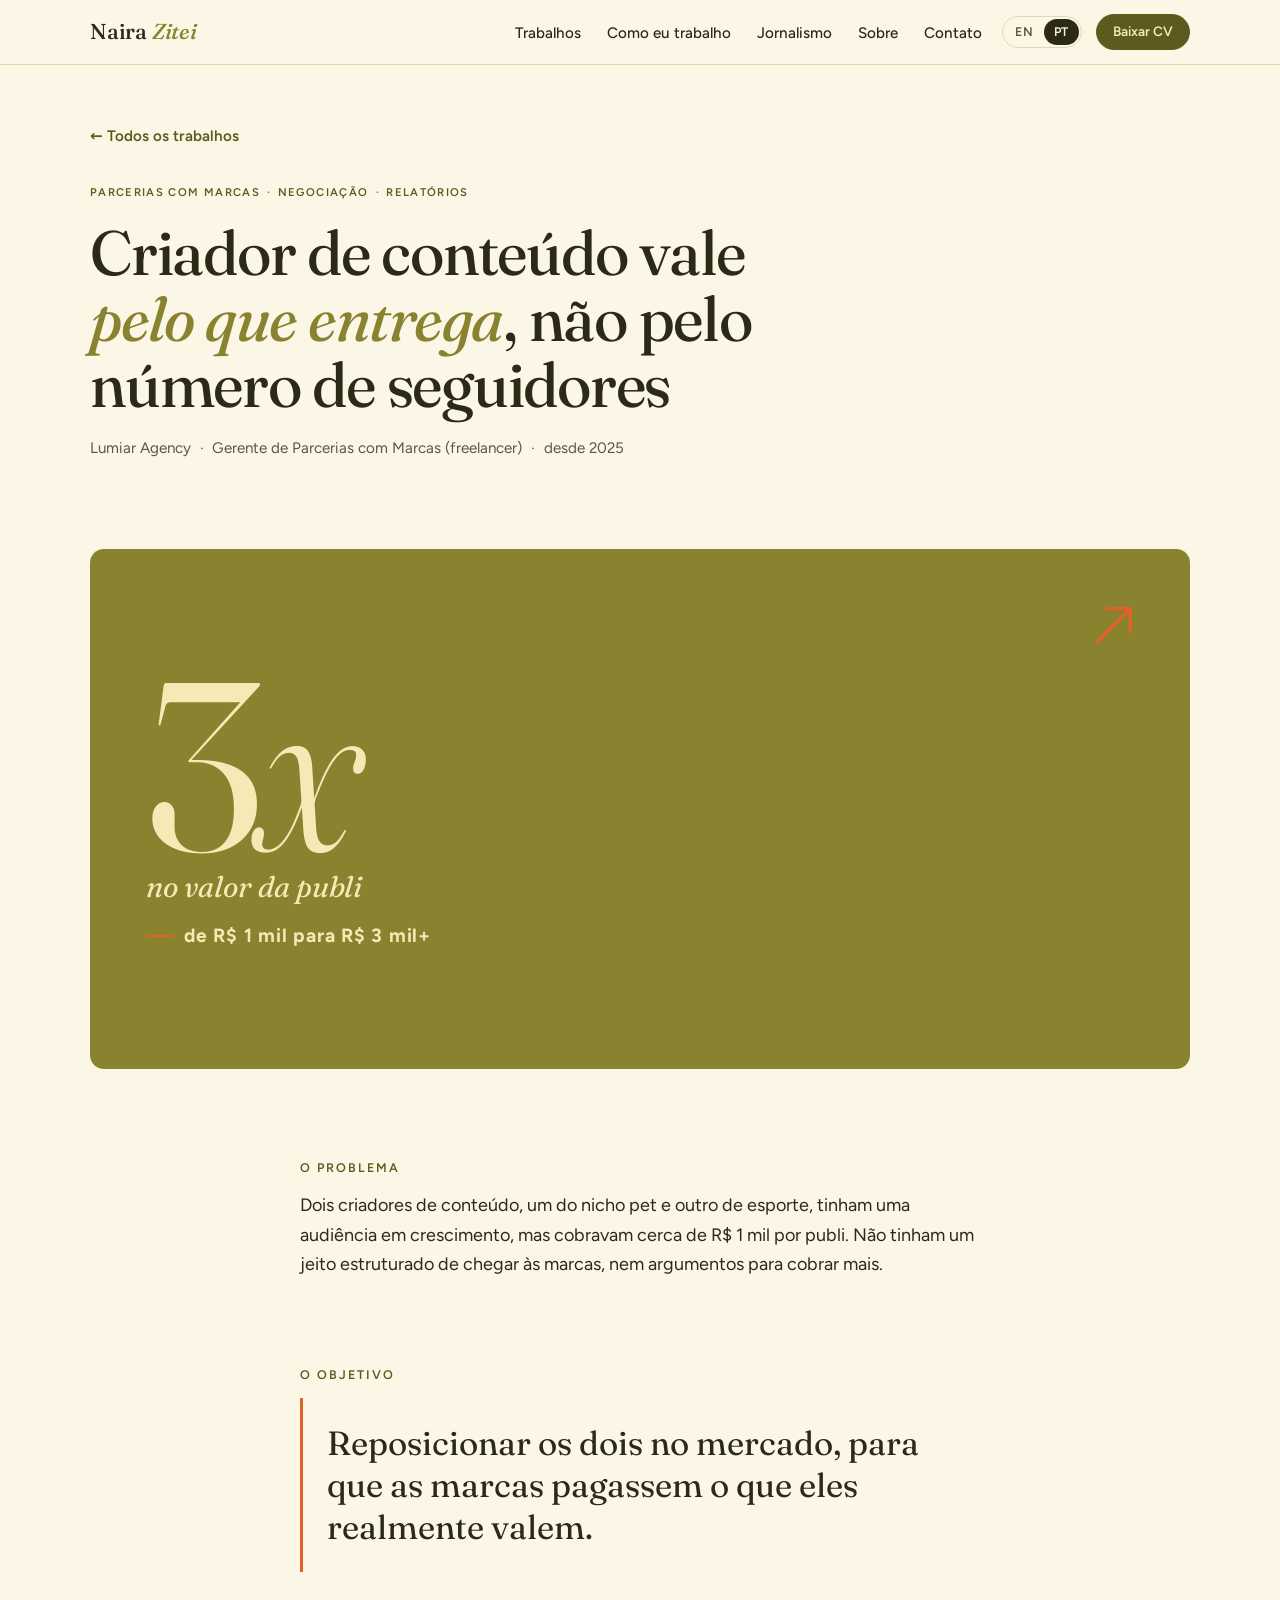
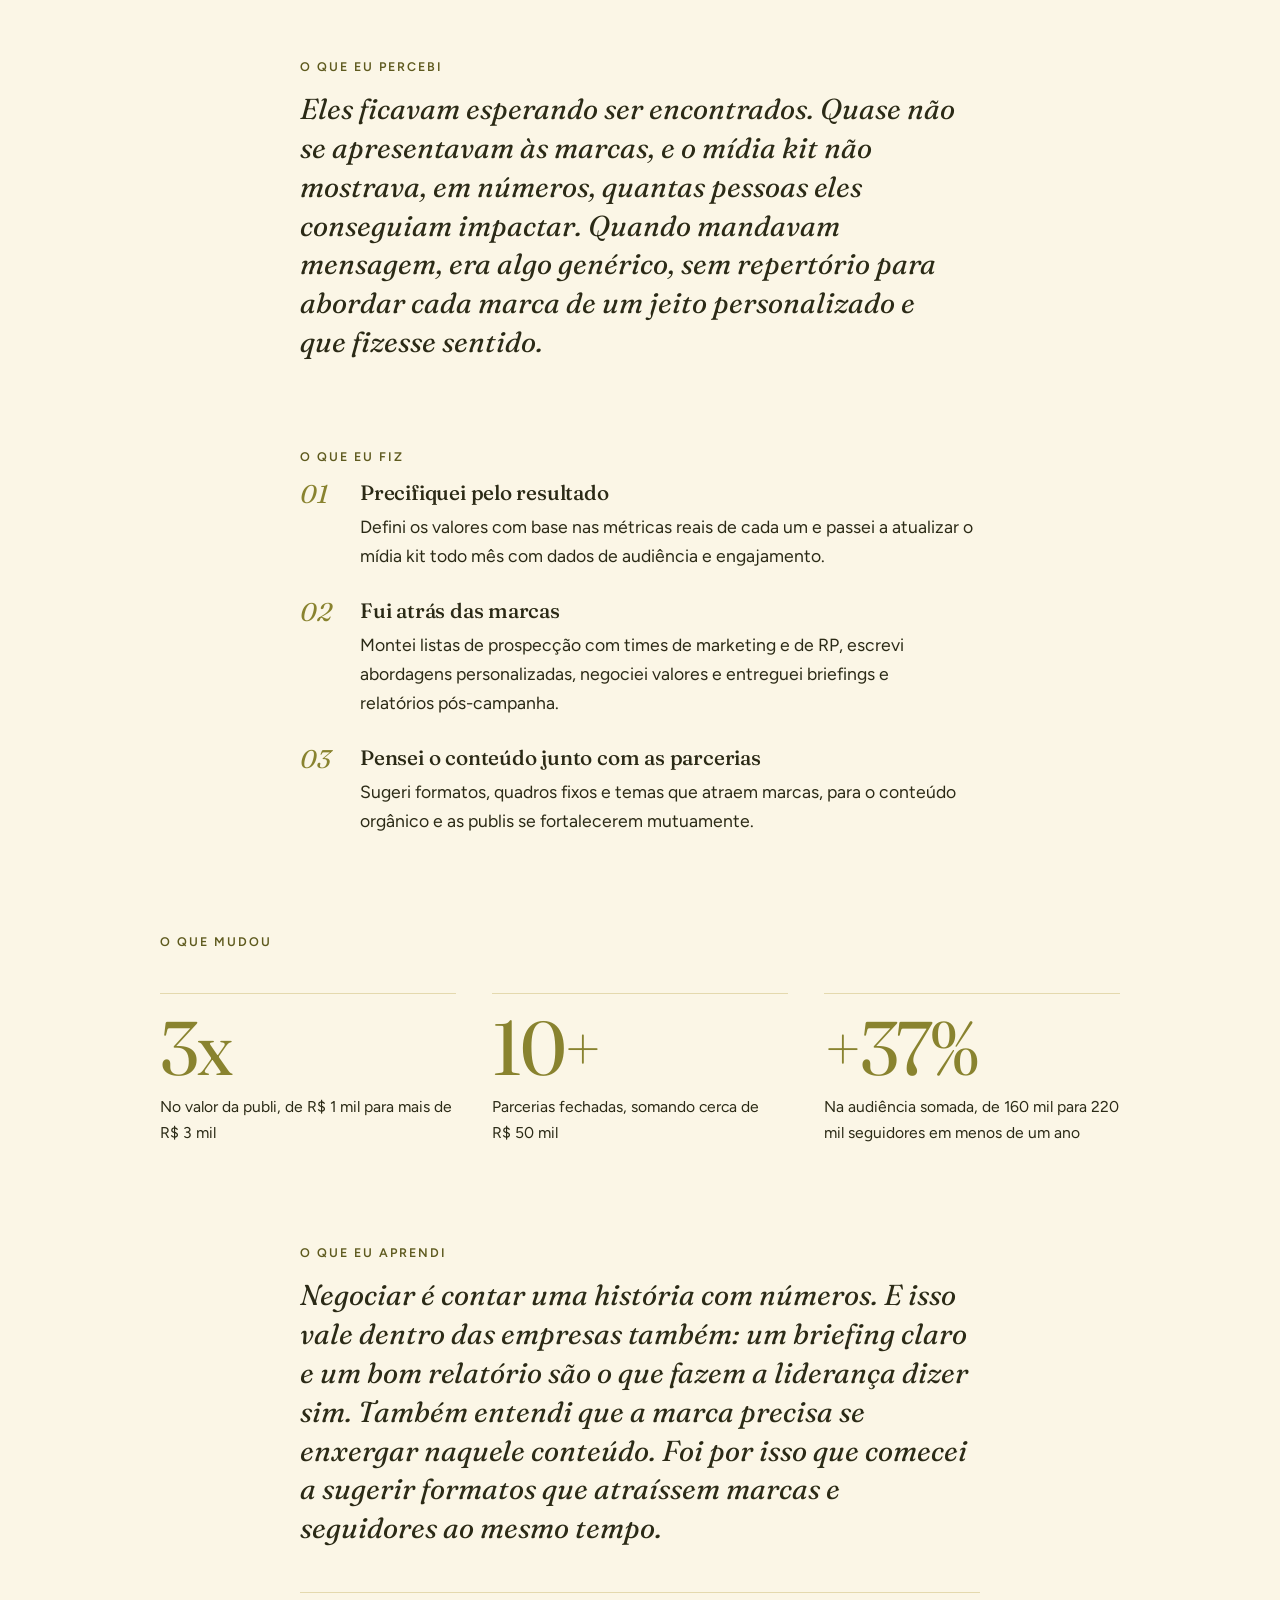
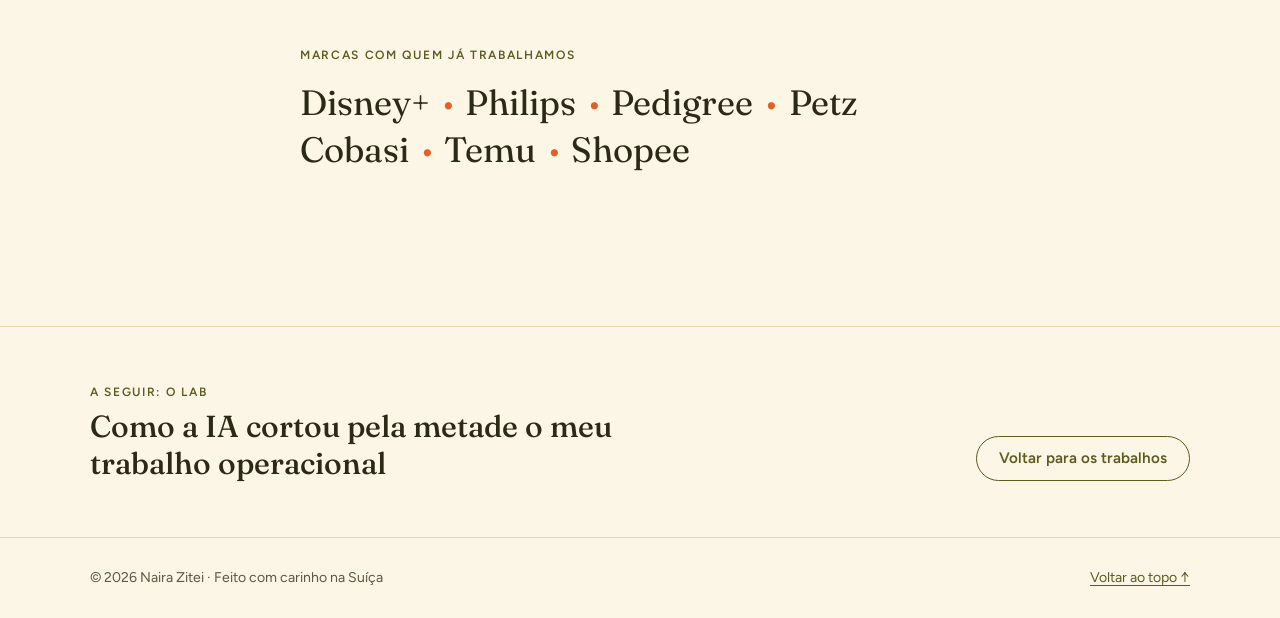
<file: pt/creators.html>
<!doctype html>
<html lang="pt-BR">
<head>
<meta charset="utf-8">
<meta name="viewport" content="width=device-width, initial-scale=1, viewport-fit=cover">
<title>Criador de conteúdo vale pelo que entrega — Naira Zitei</title>
<meta name="description" content="Como Naira Zitei reposicionou dois criadores de conteúdo com preços baseados em resultado: o valor da publi passou de R$ 1 mil para mais de R$ 3 mil.">
<link rel="canonical" href="https://nairazitei.github.io/pt/creators.html">
<link rel="alternate" hreflang="en" href="https://nairazitei.github.io/creators.html">
<link rel="alternate" hreflang="pt-BR" href="https://nairazitei.github.io/pt/creators.html">
<link rel="alternate" hreflang="x-default" href="https://nairazitei.github.io/creators.html">
<meta property="og:type" content="website">
<meta property="og:locale" content="pt_BR">
<meta property="og:title" content="Criador de conteúdo vale pelo que entrega — Naira Zitei">
<meta property="og:description" content="Como Naira Zitei reposicionou dois criadores de conteúdo com preços baseados em resultado: o valor da publi passou de R$ 1 mil para mais de R$ 3 mil.">
<meta property="og:url" content="https://nairazitei.github.io/pt/creators.html">
<meta property="og:image" content="https://nairazitei.github.io/assets/img/og-image-pt.jpg">
<meta property="og:image:width" content="1200">
<meta property="og:image:height" content="630">
<meta property="og:image:alt" content="Retrato de Naira Zitei com o título: Uma jornalista com métodos estratégicos para qualquer canal e audiência">
<meta name="twitter:card" content="summary_large_image">
<meta name="theme-color" content="#FBF6E6">
<link rel="icon" href="../assets/img/favicon.svg" type="image/svg+xml">
<link rel="preload" href="../assets/fonts/fraunces-latin-opsz-normal.woff2" as="font" type="font/woff2" crossorigin>
<link rel="preload" href="../assets/fonts/figtree-latin-wght-normal.woff2" as="font" type="font/woff2" crossorigin>
<link rel="stylesheet" href="../assets/css/style.css">
</head>
<body>
<a class="skip" href="#main">Pular para o&nbsp;conteúdo</a>
<header class="site-header">
  <div class="wrap">
    <a class="wordmark" href="index.html">Naira <em>Zitei</em></a>
    <nav class="nav" id="site-nav" aria-label="Principal">
      <ul>
        <li><a href="index.html#work">Trabalhos</a></li>
        <li><a href="index.html#how-i-work">Como eu&nbsp;trabalho</a></li>
        <li><a href="index.html#journalism">Jornalismo</a></li>
        <li><a href="index.html#about">Sobre</a></li>
        <li><a href="index.html#contact">Contato</a></li>
      </ul>
    </nav>
    <div class="header-tools">
      <div class="lang" role="group" aria-label="Idioma">
        <a href="../creators.html" hreflang="en" lang="en"><span aria-hidden="true">EN</span><span class="sr-only">English</span></a>
        <a href="creators.html" hreflang="pt-BR" lang="pt-BR" aria-current="page"><span aria-hidden="true">PT</span><span class="sr-only">Português</span></a>
      </div>
      <a class="btn btn--primary btn--sm" href="../assets/cv/Naira-Zitei-CV-PT.pdf" target="_blank" rel="noopener">Baixar CV<span class="sr-only"> (abre em uma nova aba)</span></a>
      <button class="menu-btn" type="button" aria-controls="site-nav" aria-expanded="false" aria-label="Menu">
        <svg width="20" height="14" viewBox="0 0 20 14" aria-hidden="true"><path d="M0 1h20M0 7h20M0 13h20" stroke="currentColor" stroke-width="1.8" fill="none"/></svg>
      </button>
    </div>
  </div>
</header>
<main id="main">
<span id="top"></span>
<div class="wrap story-top">
  <a class="back" href="index.html#work">← Todos os&nbsp;trabalhos</a>
  <div class="story-head read">
    <ul class="chips dotlist" aria-label="Etiquetas"><li>Parcerias com marcas</li><li>Negociação</li><li>Relatórios</li></ul>
    <h1>Criador de conteúdo vale <em class="accent">pelo que&nbsp;entrega</em>, não pelo número de&nbsp;seguidores</h1>
    <p class="context dotlist"><span>Lumiar Agency</span><span>Gerente de Parcerias com Marcas (freelancer)</span><span>desde 2025</span></p>
  </div>
</div>
<article class="story">
  <div class="wrap">
    <div class="cover"><div class="typo-cover" role="img" aria-label="3x no valor da publi, de R$ 1 mil para R$ 3 mil+">
  <svg class="arrow" viewBox="0 0 48 48" aria-hidden="true"><path d="M10 38 38 10M18 10h20v20" fill="none" stroke="#E26127" stroke-width="3" stroke-linecap="round" stroke-linejoin="round"/></svg>
  <span class="x" aria-hidden="true">3<em>x</em></span>
  <span class="lbl" aria-hidden="true">no valor da publi</span>
  <span class="from" aria-hidden="true">de R$ 1 mil para R$ 3 mil+</span>
</div></div>
    <section class="story-section"><h2>O&nbsp;problema</h2><p>Dois criadores de conteúdo, um do nicho pet e outro de esporte, tinham uma audiência em crescimento, mas cobravam cerca de R$ 1 mil por publi. Não tinham um jeito estruturado de chegar às marcas, nem argumentos para cobrar&nbsp;mais.</p></section><section class="story-section"><h2>O&nbsp;objetivo</h2><p class="goal">Reposicionar os dois no mercado, para que as marcas pagassem o que eles realmente&nbsp;valem.</p></section><section class="story-section"><h2>O que eu&nbsp;percebi</h2><p class="pull pull--own">Eles ficavam esperando ser encontrados. Quase não se apresentavam às marcas, e o mídia kit não mostrava, em números, quantas pessoas eles conseguiam impactar. Quando mandavam mensagem, era algo genérico, sem repertório para abordar cada marca de um jeito personalizado e que fizesse&nbsp;sentido.</p></section><section class="story-section"><h2>O que eu&nbsp;fiz</h2><ol class="steps"><li><div><h3 class="step-title">Precifiquei pelo&nbsp;resultado</h3><p>Defini os valores com base nas métricas reais de cada um e passei a atualizar o mídia kit todo mês com dados de audiência e&nbsp;engajamento.</p></div></li><li><div><h3 class="step-title">Fui atrás das&nbsp;marcas</h3><p>Montei listas de prospecção com times de marketing e de RP, escrevi abordagens personalizadas, negociei valores e entreguei briefings e relatórios&nbsp;pós-campanha.</p></div></li><li><div><h3 class="step-title">Pensei o conteúdo junto com as&nbsp;parcerias</h3><p>Sugeri formatos, quadros fixos e temas que atraem marcas, para o conteúdo orgânico e as publis se fortalecerem&nbsp;mutuamente.</p></div></li></ol></section><section class="results" aria-labelledby="changed"><div class="story-section" style="padding-block:0 28px"><h2 id="changed">O que&nbsp;mudou</h2></div>
  <ul class="result-list"><li><span class="big">3x</span><p>No valor da publi, de R$ 1 mil para mais de R$ 3&nbsp;mil</p></li><li><span class="big">10+</span><p>Parcerias fechadas, somando cerca de R$ 50&nbsp;mil</p></li><li><span class="big">+37%</span><p>Na audiência somada, de 160 mil para 220 mil seguidores em menos de um&nbsp;ano</p></li></ul>
  
</section><section class="story-section"><h2>O que eu&nbsp;aprendi</h2><p class="pull pull--own">Negociar é contar uma história com números. E isso vale dentro das empresas também: um briefing claro e um bom relatório são o que fazem a liderança dizer sim. Também entendi que a marca precisa se enxergar naquele conteúdo. Foi por isso que comecei a sugerir formatos que atraíssem marcas e seguidores ao mesmo&nbsp;tempo.</p></section><section class="voice" aria-labelledby="brands"><h2 id="brands" class="eyebrow" style="font-family:var(--sans);margin-bottom:16px">Marcas com quem já&nbsp;trabalhamos</h2><p class="brands dotlist"><span>Disney+</span><span>Philips</span><span>Pedigree</span><span>Petz</span><span>Cobasi</span><span>Temu</span><span>Shopee</span></p></section>
  </div>
</article>
<nav class="story-nav" aria-label="Mais trabalhos">
  <div class="wrap">
    <a class="next" href="lab.html"><span class="label">A seguir: o Lab</span><strong>Como a IA cortou pela metade o meu trabalho&nbsp;operacional</strong></a>
    <a class="btn btn--secondary" href="index.html#work">Voltar para os&nbsp;trabalhos</a>
  </div>
</nav>
</main>
<footer class="site-footer">
  <div class="wrap"><p>© 2026 Naira Zitei · Feito com carinho na&nbsp;Suíça</p><p><a href="#top">Voltar ao topo&nbsp;↑</a></p></div>
</footer>
<script src="../assets/js/main.js" defer></script>
</body>
</html>
</file>
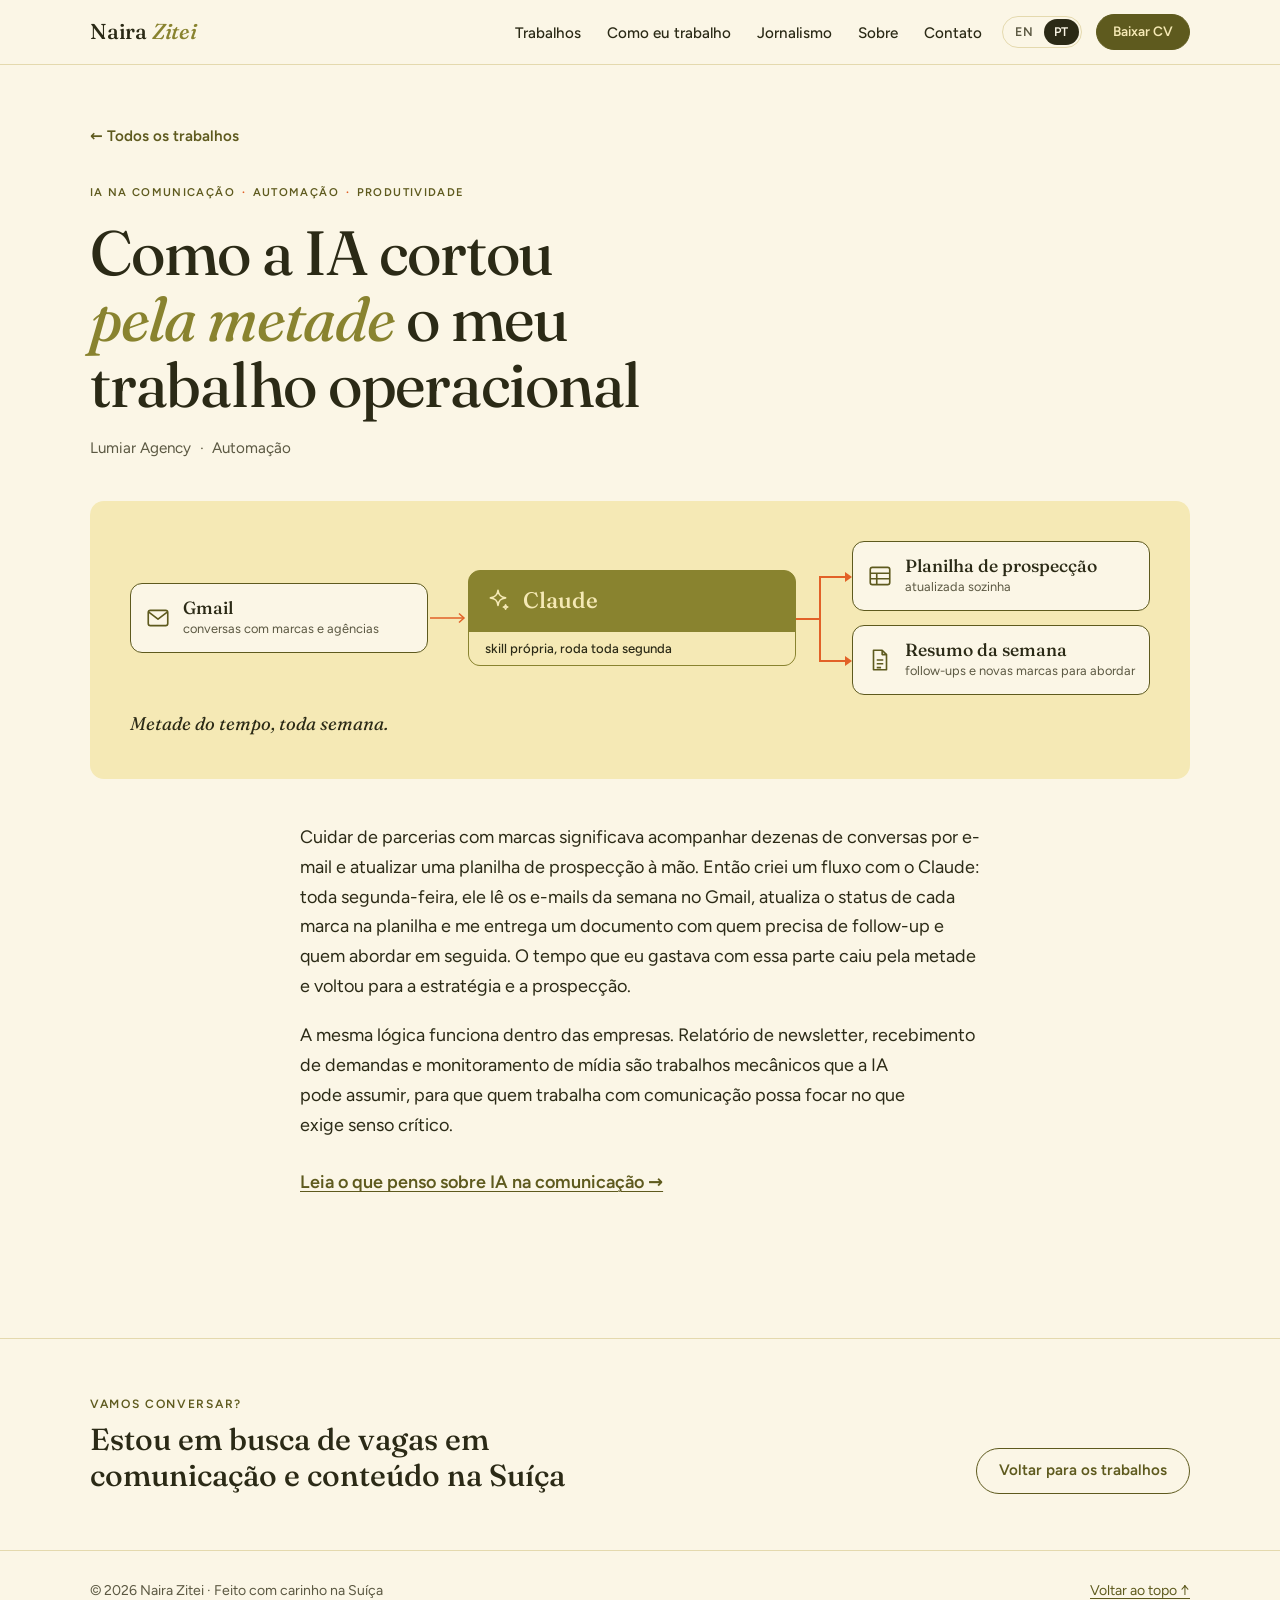
<file: pt/lab.html>
<!doctype html>
<html lang="pt-BR">
<head>
<meta charset="utf-8">
<meta name="viewport" content="width=device-width, initial-scale=1, viewport-fit=cover">
<title>Como a IA cortou pela metade o meu trabalho operacional — Naira Zitei</title>
<meta name="description" content="O Lab: um fluxo com o Claude que lê o Gmail toda segunda-feira, atualiza a planilha de prospecção e entrega um resumo de follow-ups.">
<link rel="canonical" href="https://nairazitei.github.io/pt/lab.html">
<link rel="alternate" hreflang="en" href="https://nairazitei.github.io/lab.html">
<link rel="alternate" hreflang="pt-BR" href="https://nairazitei.github.io/pt/lab.html">
<link rel="alternate" hreflang="x-default" href="https://nairazitei.github.io/lab.html">
<meta property="og:type" content="website">
<meta property="og:locale" content="pt_BR">
<meta property="og:title" content="Como a IA cortou pela metade o meu trabalho operacional — Naira Zitei">
<meta property="og:description" content="O Lab: um fluxo com o Claude que lê o Gmail toda segunda-feira, atualiza a planilha de prospecção e entrega um resumo de follow-ups.">
<meta property="og:url" content="https://nairazitei.github.io/pt/lab.html">
<meta property="og:image" content="https://nairazitei.github.io/assets/img/og-image-pt.jpg">
<meta property="og:image:width" content="1200">
<meta property="og:image:height" content="630">
<meta property="og:image:alt" content="Retrato de Naira Zitei com o título: Uma jornalista com métodos estratégicos para qualquer canal e audiência">
<meta name="twitter:card" content="summary_large_image">
<meta name="theme-color" content="#FBF6E6">
<link rel="icon" href="../assets/img/favicon.svg" type="image/svg+xml">
<link rel="preload" href="../assets/fonts/fraunces-latin-opsz-normal.woff2" as="font" type="font/woff2" crossorigin>
<link rel="preload" href="../assets/fonts/figtree-latin-wght-normal.woff2" as="font" type="font/woff2" crossorigin>
<link rel="stylesheet" href="../assets/css/style.css">
</head>
<body>
<a class="skip" href="#main">Pular para o&nbsp;conteúdo</a>
<header class="site-header">
  <div class="wrap">
    <a class="wordmark" href="index.html">Naira <em>Zitei</em></a>
    <nav class="nav" id="site-nav" aria-label="Principal">
      <ul>
        <li><a href="index.html#work">Trabalhos</a></li>
        <li><a href="index.html#how-i-work">Como eu&nbsp;trabalho</a></li>
        <li><a href="index.html#journalism">Jornalismo</a></li>
        <li><a href="index.html#about">Sobre</a></li>
        <li><a href="index.html#contact">Contato</a></li>
      </ul>
    </nav>
    <div class="header-tools">
      <div class="lang" role="group" aria-label="Idioma">
        <a href="../lab.html" hreflang="en" lang="en"><span aria-hidden="true">EN</span><span class="sr-only">English</span></a>
        <a href="lab.html" hreflang="pt-BR" lang="pt-BR" aria-current="page"><span aria-hidden="true">PT</span><span class="sr-only">Português</span></a>
      </div>
      <a class="btn btn--primary btn--sm" href="../assets/cv/Naira-Zitei-CV-PT.pdf" target="_blank" rel="noopener">Baixar CV<span class="sr-only"> (abre em uma nova aba)</span></a>
      <button class="menu-btn" type="button" aria-controls="site-nav" aria-expanded="false" aria-label="Menu">
        <svg width="20" height="14" viewBox="0 0 20 14" aria-hidden="true"><path d="M0 1h20M0 7h20M0 13h20" stroke="currentColor" stroke-width="1.8" fill="none"/></svg>
      </button>
    </div>
  </div>
</header>
<main id="main">
<span id="top"></span>
<div class="wrap story-top">
  <a class="back" href="index.html#work">← Todos os&nbsp;trabalhos</a>
  <div class="story-head read">
    <ul class="chips dotlist" aria-label="Etiquetas"><li>IA na comunicação</li><li>Automação</li><li>Produtividade</li></ul>
    <h1>Como a IA cortou <em class="accent">pela&nbsp;metade</em> o meu trabalho&nbsp;operacional</h1>
    <p class="context dotlist"><span>Lumiar Agency</span><span>Automação</span></p>
  </div>
</div>
<article class="story lab-page">
  <div class="wrap">
    
    <div class="flow-wrap"><figure class="flow-fig" style="margin:0;width:100%">
  <div class="flow" role="img" aria-label="Diagrama: as conversas do Gmail vão para uma skill do Claude toda segunda-feira, que atualiza a planilha de prospecção e gera um resumo com follow-ups e novas marcas para abordar.">
    <div class="node"><svg viewBox="0 0 24 24" fill="none" stroke="currentColor" stroke-width="1.5" stroke-linecap="round" stroke-linejoin="round" aria-hidden="true"><rect x="3" y="5" width="18" height="14" rx="2"/><path d="m3.5 6.5 8.5 6.5 8.5-6.5"/></svg><b>Gmail</b><small>conversas com marcas e&nbsp;agências</small></div>
    <div class="flow-arrow"><span class="fork-h"><svg viewBox="0 0 40 12" aria-hidden="true"><path d="M2 6h34" stroke="currentColor" stroke-width="1.5"/><path d="m31 1.5 5 4.5-5 4.5" fill="none" stroke="currentColor" stroke-width="1.5"/></svg></span><span class="fork-v"><svg viewBox="0 0 12 36" aria-hidden="true"><path d="M6 2v30" stroke="currentColor" stroke-width="1.5"/><path d="m1.5 27 4.5 5 4.5-5" fill="none" stroke="currentColor" stroke-width="1.5"/></svg></span></div>
    <div class="node node--claude"><svg viewBox="0 0 24 24" fill="none" stroke="currentColor" stroke-width="1.5" stroke-linejoin="round" aria-hidden="true"><path d="M12 3c.6 4.6 2.4 6.4 7 7-4.6.6-6.4 2.4-7 7-.6-4.6-2.4-6.4-7-7 4.6-.6 6.4-2.4 7-7Z"/><path d="M19 16.5c.2 1.3.8 1.9 2 2-1.2.2-1.8.8-2 2-.2-1.2-.8-1.8-2-2 1.2-.1 1.8-.7 2-2Z"/></svg><b>Claude</b><small>skill própria, roda toda&nbsp;segunda</small></div>
    <div class="fork" aria-hidden="true"><i class="f-in"></i><i class="f-v"></i><i class="f-a f-a1"></i><i class="f-a f-a2"></i></div><div class="flow-arrow fork-v-wrap"><span class="fork-v"><svg viewBox="0 0 12 36" aria-hidden="true"><path d="M6 2v30" stroke="currentColor" stroke-width="1.5"/><path d="m1.5 27 4.5 5 4.5-5" fill="none" stroke="currentColor" stroke-width="1.5"/></svg></span></div>
    <div class="flow-outs">
      <div class="node"><svg viewBox="0 0 24 24" fill="none" stroke="currentColor" stroke-width="1.5" aria-hidden="true"><rect x="3" y="4" width="18" height="16" rx="2"/><path d="M3 9.5h18M3 14.5h18M9 9.5V20"/></svg><b>Planilha de&nbsp;prospecção</b><small>atualizada&nbsp;sozinha</small></div>
      <div class="node"><svg viewBox="0 0 24 24" fill="none" stroke="currentColor" stroke-width="1.5" stroke-linejoin="round" aria-hidden="true"><path d="M6 3h8l4 4v14H6z"/><path d="M14 3v4h4M9 12h6M9 15.5h6M9 19h4"/></svg><b>Resumo da&nbsp;semana</b><small>follow-ups e novas marcas para&nbsp;abordar</small></div>
    </div>
  </div>
  <figcaption><p class="flow-caption">Metade do tempo, toda&nbsp;semana.</p></figcaption>
</figure></div>
<section class="story-section">
  <p>Cuidar de parcerias com marcas significava acompanhar dezenas de conversas por e-mail e atualizar uma planilha de prospecção à mão. Então criei um fluxo com o Claude: toda segunda-feira, ele lê os e-mails da semana no Gmail, atualiza o status de cada marca na planilha e me entrega um documento com quem precisa de follow-up e quem abordar em seguida. O tempo que eu gastava com essa parte caiu pela metade e voltou para a estratégia e a&nbsp;prospecção.</p>
  <p style="margin-top:20px">A mesma lógica funciona dentro das empresas. Relatório de newsletter, recebimento de demandas e monitoramento de mídia são trabalhos mecânicos que a IA pode assumir, para que quem trabalha com comunicação possa focar no que exige senso&nbsp;crítico.</p>
  <p style="margin-top:28px;font-weight:600"><a href="https://www.linkedin.com/feed/update/urn:li:activity:7483584337041596417/" target="_blank" rel="noopener">Leia o que penso sobre IA na comunicação →<span class="sr-only"> (abre em uma nova aba)</span></a></p>
</section>
  </div>
</article>
<nav class="story-nav" aria-label="Mais trabalhos">
  <div class="wrap">
    <a class="next" href="index.html#contact"><span class="label">Vamos conversar?</span><strong>Estou em busca de vagas em comunicação e conteúdo na&nbsp;Suíça</strong></a>
    <a class="btn btn--secondary" href="index.html#work">Voltar para os&nbsp;trabalhos</a>
  </div>
</nav>
</main>
<footer class="site-footer">
  <div class="wrap"><p>© 2026 Naira Zitei · Feito com carinho na&nbsp;Suíça</p><p><a href="#top">Voltar ao topo&nbsp;↑</a></p></div>
</footer>
<script src="../assets/js/main.js" defer></script>
</body>
</html>
</file>
<file: assets/css/style.css>
/* Naira Zitei — portfolio. Palette and type from the brief. */
@font-face{font-family:"Fraunces";src:url("../fonts/fraunces-latin-opsz-normal.woff2") format("woff2");font-weight:100 900;font-style:normal;font-display:swap}
@font-face{font-family:"Fraunces";src:url("../fonts/fraunces-latin-opsz-italic.woff2") format("woff2");font-weight:100 900;font-style:italic;font-display:swap}
/* Fraunces' J has a hooked flag that reads as a glitch: take J alone from Newsreader */
@font-face{font-family:"Fraunces";src:url("../fonts/newsreader-J-normal.woff2") format("woff2");font-weight:100 900;font-style:normal;font-display:swap;unicode-range:U+004A}
@font-face{font-family:"Fraunces";src:url("../fonts/newsreader-J-italic.woff2") format("woff2");font-weight:100 900;font-style:italic;font-display:swap;unicode-range:U+004A}
@font-face{font-family:"Figtree";src:url("../fonts/figtree-latin-wght-normal.woff2") format("woff2");font-weight:300 900;font-style:normal;font-display:swap}

:root{
  color-scheme:light;
  --bg:#FBF6E6;        /* page background */
  --band:#F5E9B5;      /* bands, cards, numbers strip */
  --olive:#89832F;     /* big numbers, accent words, large text only */
  --olive-dark:#5E5A1E;/* links, buttons, small accent text */
  --orange:#E26127;    /* highlight, ~5% of page */
  --ink:#2B2A16;       /* text */
  --muted:#5B5842;     /* secondary text, 6.6:1 on bg */
  --line:#E4D9AE;      /* borders, dividers */
  --grey-bar:#C9C3AB;  /* "Before" bars */
  --serif:"Fraunces",Georgia,"Times New Roman",serif;
  --sans:"Figtree",system-ui,-apple-system,"Segoe UI",Roboto,sans-serif;
  --read:680px;
  --wide:1180px;
  --gutter:clamp(16px,4vw,40px);
  --radius:14px;
}
*,*::before,*::after{box-sizing:border-box}
html{scroll-behavior:smooth;scroll-padding-top:84px;-webkit-text-size-adjust:100%}
@media (prefers-reduced-motion:reduce){html{scroll-behavior:auto}*{animation:none!important;transition:none!important}}
body{margin:0;background:var(--bg);color:var(--ink);font-family:var(--sans);font-size:1.0625rem;line-height:1.65;-webkit-font-smoothing:antialiased;text-rendering:optimizeLegibility}
img{max-width:100%;height:auto;display:block}
h1,h2,h3,h4{font-family:var(--serif);font-weight:500;line-height:1.12;margin:0;text-wrap:balance;font-optical-sizing:auto;letter-spacing:-.01em}
p{margin:0}
em.accent,.accent{font-style:italic;color:var(--olive)}
a{color:var(--olive-dark);text-decoration-thickness:1px;text-underline-offset:3px}
a:hover{text-decoration-color:var(--orange)}
:focus-visible{outline:2px solid var(--olive-dark);outline-offset:3px;border-radius:4px}
.sr-only{position:absolute!important;width:1px;height:1px;padding:0;margin:-1px;overflow:hidden;clip:rect(0,0,0,0);white-space:nowrap;border:0}
.skip{position:absolute;left:12px;top:-60px;background:var(--olive-dark);color:var(--band);padding:10px 14px;border-radius:8px;z-index:100}
.skip:focus{top:12px}

.wrap{max-width:var(--wide);margin-inline:auto;padding-inline:var(--gutter)}
.read{max-width:var(--read)}
.eyebrow,.label{font-family:var(--sans);font-size:.75rem;font-weight:600;letter-spacing:.14em;text-transform:uppercase;color:var(--olive-dark)}
.section{padding-block:clamp(64px,9vw,120px)}
.section--band{background:var(--band)}
.section-head{display:grid;gap:12px;margin-bottom:clamp(32px,5vw,56px);max-width:var(--read)}
.section-head h2{font-size:clamp(2rem,4.2vw,3.1rem)}
.section-head p{color:var(--muted);font-size:1.125rem}
.rule{width:48px;height:2px;background:var(--orange);border:0;margin:0}

/* Header */
.site-header{position:sticky;top:env(safe-area-inset-top,0px);z-index:50;background:rgba(251,246,230,.94);backdrop-filter:saturate(1.2) blur(8px);border-bottom:1px solid var(--line)}
.site-header .wrap{display:flex;align-items:center;gap:20px;min-height:64px}
.wordmark{font-family:var(--serif);font-size:1.35rem;font-weight:500;color:var(--ink);text-decoration:none;letter-spacing:-.01em;white-space:nowrap}
.wordmark em{font-style:italic;color:var(--olive)}
.nav{margin-left:auto}
.nav ul{display:flex;gap:26px;list-style:none;margin:0;padding:0}
.nav a{color:var(--ink);text-decoration:none;font-size:.95rem;font-weight:500;padding-block:6px;border-bottom:2px solid transparent}
.nav a:hover{border-bottom-color:var(--orange)}
.header-tools{display:flex;align-items:center;gap:14px}
.lang{display:flex;border:1px solid var(--line);border-radius:999px;padding:2px;font-size:.78rem;font-weight:600;letter-spacing:.06em}
.lang a{border-radius:999px;padding:4px 10px;color:var(--muted);text-decoration:none;line-height:1.4}
.lang a:hover{color:var(--ink);box-shadow:inset 0 -2px 0 var(--orange)}
.lang a[aria-current="page"]{background:var(--ink);color:var(--bg);box-shadow:none}
.menu-btn{display:none;background:none;border:1px solid var(--line);border-radius:10px;width:42px;height:40px;cursor:pointer;color:var(--ink);align-items:center;justify-content:center}
.toast{position:fixed;left:50%;bottom:calc(24px + env(safe-area-inset-bottom,0px));transform:translateX(-50%);background:var(--ink);color:var(--bg);padding:10px 16px;border-radius:10px;font-size:.9rem;z-index:80;max-width:calc(100% - 32px)}

/* Buttons */
.btn{display:inline-flex;align-items:center;justify-content:center;gap:8px;font-family:var(--sans);font-weight:600;font-size:.95rem;line-height:1;padding:14px 22px;border-radius:999px;text-decoration:none;border:1.5px solid var(--olive-dark);transition:background .2s,color .2s,border-color .2s;white-space:nowrap}
.btn--primary{background:var(--olive-dark);color:var(--band)}
.btn--primary:hover{background:var(--ink);border-color:var(--ink)}
.btn--secondary{background:transparent;color:var(--olive-dark)}
.btn--secondary:hover{border-color:var(--orange);color:var(--ink)}
.btn--sm{padding:10px 16px;font-size:.85rem}
.btn-row{display:flex;flex-wrap:wrap;gap:12px}

/* Hero */
.hero{padding-block:clamp(40px,7vw,96px) clamp(48px,7vw,88px)}
.hero .wrap{display:grid;grid-template-columns:1.25fr .75fr;gap:clamp(32px,6vw,88px);align-items:center}
.hero-text{display:grid;gap:24px;animation:rise .8s ease-out both}
.hero h1{font-size:clamp(2.4rem,5.2vw,4.4rem);font-weight:450;letter-spacing:-.02em;line-height:1.04}
.hero .sub{font-size:clamp(1.1rem,1.6vw,1.25rem);color:var(--muted);max-width:40ch}
.tags{display:flex;flex-wrap:wrap;gap:8px;list-style:none;margin:0;padding:0}
.tags li{font-size:.85rem;border:1px solid var(--line);background:var(--bg);border-radius:999px;padding:5px 12px;color:var(--ink)}
.hero-photo{position:relative;animation:rise .8s .1s ease-out both}
.hero-photo img{width:100%;aspect-ratio:4/5;object-fit:cover;object-position:50% 30%;border-radius:var(--radius)}
.hero-photo::after{content:"";position:absolute;left:-14px;bottom:28px;width:4px;height:72px;background:var(--orange);border-radius:2px}
@keyframes rise{from{opacity:.001;transform:translateY(10px)}to{opacity:1;transform:none}}

/* Numbers strip */
.numbers{background:var(--band);padding-block:clamp(40px,6vw,64px);border-block:1px solid var(--line)}
.numbers-grid{display:grid;grid-template-columns:repeat(4,1fr);gap:clamp(20px,3vw,40px);list-style:none;margin:0;padding:0}
.numbers-grid li{display:grid;gap:8px;align-content:start}
.big{font-family:var(--serif);font-weight:400;color:var(--olive);font-size:clamp(3rem,6vw,4.75rem);line-height:.95;letter-spacing:-.03em;font-variant-numeric:lining-nums}
.numbers-grid p{font-size:.95rem;color:var(--ink);max-width:24ch}
.names{margin-top:clamp(28px,4vw,44px);padding-top:20px;border-top:1px solid var(--line);font-size:.85rem;color:var(--muted);letter-spacing:.02em}
.names strong{font-weight:600;letter-spacing:.14em;font-size:.72rem;color:var(--olive-dark);margin-right:8px}
.names span{font-variant:small-caps;font-size:1rem;letter-spacing:.03em;color:var(--ink)}

/* Work cards */
.work-grid{display:grid;grid-template-columns:1fr 1fr;gap:clamp(20px,3vw,32px)}
.card{position:relative;display:flex;flex-direction:column;background:var(--band);border:1px solid var(--line);border-radius:var(--radius);overflow:hidden;color:var(--ink);text-decoration:none;transition:transform .25s ease,box-shadow .25s ease}
.card:hover{transform:translateY(-3px);box-shadow:0 14px 30px -18px rgba(43,42,22,.35)}
.card:hover .card-title{text-decoration:underline;text-decoration-color:var(--orange);text-decoration-thickness:1.5px;text-underline-offset:5px}
.card-media{aspect-ratio:4/3;overflow:hidden;background:var(--olive)}
.card-media img{width:100%;height:100%;object-fit:cover;object-position:50% 42%}
.card-body{display:grid;gap:12px;padding:clamp(22px,3vw,32px);flex:1;align-content:start}
.card-nums{font-family:var(--serif);color:var(--olive);font-size:clamp(2.2rem,4vw,3rem);line-height:1;letter-spacing:-.02em}
.card-nums .dot{color:var(--line);margin-inline:.2em}
.card-title{font-size:clamp(1.35rem,2.2vw,1.75rem);font-weight:500}
.card-context{font-size:.9rem;color:var(--muted)}
.chips{display:flex;flex-wrap:wrap;gap:6px 0;list-style:none;margin:6px 0 0;padding:0;font-size:.7rem;font-weight:600;letter-spacing:.12em;text-transform:uppercase;color:var(--olive-dark)}
.card-cta{margin-top:auto;padding-top:8px;font-weight:600;font-size:.9rem;color:var(--olive-dark)}
.card--lab{grid-column:1/-1;flex-direction:row;align-items:stretch}
.card--lab .card-body{flex:0 0 34%}
.card--lab .lab-visual{flex:1 1 auto;padding:clamp(20px,3vw,32px);display:flex;align-items:center;border-left:1px solid var(--line);background:var(--bg)}

/* Typographic cover (Story 2) */
.typo-cover{position:relative;background:var(--olive);color:var(--band);display:flex;flex-direction:column;justify-content:center;align-items:flex-start;gap:6px;padding:clamp(24px,5vw,56px);height:100%;min-height:100%;overflow:hidden}
.typo-cover .x{font-family:var(--serif);font-weight:400;font-size:clamp(6rem,15vw,11rem);line-height:.82;letter-spacing:-.04em}
.typo-cover .x em{font-style:italic;font-weight:300}
.typo-cover .lbl{font-family:var(--serif);font-style:italic;font-size:clamp(1.5rem,2.4vw,1.85rem);line-height:1.2}
.typo-cover .from{display:flex;align-items:center;gap:10px;font-size:1.2rem;font-weight:700;letter-spacing:.04em;margin-top:10px}
.typo-cover .from::before{content:"";width:28px;height:2px;background:var(--orange)}
.typo-cover .arrow{position:absolute;right:clamp(20px,5vw,48px);top:clamp(20px,5vw,48px);width:clamp(36px,5vw,56px);height:auto}

/* How I work */
.principles{display:grid;grid-template-columns:repeat(4,1fr);gap:clamp(16px,2vw,24px);list-style:none;margin:0;padding:0}
.principle{display:grid;gap:14px;align-content:start;border-top:2px solid var(--ink);padding-top:20px}
.principle .n{font-family:var(--serif);font-style:italic;color:var(--olive);font-size:1.5rem;line-height:1}
.principle h3{font-size:1.35rem;line-height:1.2}
.principle p{font-size:.97rem;color:var(--muted)}
.principle a{font-size:.9rem;font-weight:600}

/* Journalism */
.outlets{font-family:var(--serif);font-size:clamp(1.15rem,2vw,1.4rem);color:var(--ink);margin-top:6px}
.outlets .sep{color:var(--orange);margin-inline:.35em}
.article-grid{display:grid;grid-template-columns:repeat(3,1fr);gap:clamp(16px,2vw,24px);list-style:none;margin:0;padding:0}
.article{display:grid;gap:10px;align-content:start;background:var(--bg);border:1px solid var(--line);border-radius:var(--radius);padding:24px}
.section--band .article{background:var(--bg)}
.article .meta{font-size:.8rem;font-weight:600;color:var(--olive-dark);letter-spacing:.02em}
.article h3{font-size:1.2rem;line-height:1.25}
.article h3 a{color:var(--ink);text-decoration:none;background-image:linear-gradient(var(--orange),var(--orange));background-size:0 1.5px;background-position:0 100%;background-repeat:no-repeat;transition:background-size .3s}
.article h3 a:hover,.article h3 a:focus-visible{background-size:100% 1.5px}
.article p{font-size:.93rem;color:var(--muted)}
.videos{display:grid;grid-template-columns:1fr 1fr;gap:clamp(20px,3vw,32px);margin-top:clamp(32px,4vw,48px)}
.video{display:grid;gap:12px;align-content:start}
.video-frame{position:relative;aspect-ratio:16/9;border-radius:var(--radius);overflow:hidden;background:var(--ink)}
.video-frame iframe{position:absolute;inset:0;width:100%;height:100%;border:0}
.video-play{position:absolute;inset:0;width:100%;border:0;cursor:pointer;background:var(--ink);color:var(--band);display:grid;place-items:center;align-content:center;gap:14px;padding:20px;font:inherit;text-align:center}
.video-play .disc{width:64px;height:64px;border-radius:50%;background:var(--orange);display:grid;place-items:center;transition:transform .2s}
.video-play:hover .disc{transform:scale(1.07)}
.video-play .hint{font-size:.8rem;letter-spacing:.12em;text-transform:uppercase;color:var(--band);opacity:.85}
.video .cap{font-size:.78rem;font-weight:600;color:var(--olive-dark);letter-spacing:.02em}
.video h3{font-size:1.2rem}
.video p{font-size:.93rem;color:var(--muted)}
.video .yt{font-size:.85rem;font-weight:600}

/* Quotes */
.quotes{display:grid;grid-template-columns:repeat(3,1fr);gap:clamp(24px,4vw,48px);list-style:none;margin:0;padding:0}
.quote{margin:0;display:grid;gap:18px;align-content:start}
.quote blockquote{margin:0;font-family:var(--serif);font-size:clamp(1.2rem,1.8vw,1.4rem);line-height:1.38;font-style:italic;font-weight:400}
.quote blockquote::before{content:"\201C";display:block;font-style:normal;font-size:3.4rem;line-height:.6;color:var(--orange);margin-bottom:10px}
.quote figcaption{font-size:.88rem;color:var(--muted)}
.quote figcaption strong{display:block;color:var(--ink);font-weight:600}
.fineprint{margin-top:clamp(28px,4vw,40px);font-size:.85rem;color:var(--muted)}

/* Notes */
.notes{display:grid;grid-template-columns:repeat(3,1fr);gap:clamp(16px,2vw,24px);list-style:none;margin:0;padding:0}
.note{display:grid;gap:10px;align-content:start;padding:24px;border:1px solid var(--line);border-radius:var(--radius);background:var(--bg)}
.note h3{font-size:1.25rem}
.note h3 a{color:var(--ink);text-decoration-color:var(--line)}
.note h3 a:hover{text-decoration-color:var(--orange)}
.note p{font-size:.95rem;color:var(--muted)}
.note .label{margin-top:4px}

/* About */
.about{display:grid;grid-template-columns:minmax(0,var(--read)) 260px;gap:clamp(32px,6vw,96px);align-items:start}
.about-text{display:grid;gap:20px;font-size:1.1rem}
.about-text .lede{font-family:var(--serif);font-size:clamp(1.5rem,2.6vw,2rem);line-height:1.25;font-weight:400}
.about-photo img{border-radius:var(--radius);aspect-ratio:4/5;object-fit:cover;object-position:50% 28%}
.facts{font-size:.9rem;color:var(--muted);border-top:1px solid var(--line);padding-top:18px;margin-top:8px}

/* Contact */
.contact{text-align:left}
.contact h2{font-size:clamp(2.8rem,7vw,5.5rem);font-weight:400;letter-spacing:-.03em}
.contact .read{display:grid;gap:28px}
.contact p.lead{font-size:clamp(1.15rem,1.8vw,1.35rem)}
.contact .details{font-size:.9rem;color:var(--muted)}
.email-line{font-size:.95rem;color:var(--muted)}
.email-line a{font-weight:600}

/* Footer */
.site-footer{border-top:1px solid var(--line);padding-block:28px;font-size:.88rem;color:var(--muted)}
.site-footer .wrap{display:flex;flex-wrap:wrap;gap:12px 24px;justify-content:space-between}

/* Story pages */
.story-top{padding-block:clamp(28px,5vw,56px) clamp(24px,4vw,40px)}
.back{display:inline-flex;gap:6px;font-weight:600;font-size:.95rem;text-decoration:none}
.back:hover{text-decoration:underline}
.story-head{display:grid;gap:18px;margin-top:28px}
.story-head h1{font-size:clamp(2.2rem,5vw,3.9rem);font-weight:450;letter-spacing:-.02em;line-height:1.06}
.context{font-size:.95rem;color:var(--muted)}
.cover{margin-block:clamp(24px,4vw,48px)}
.cover img{width:100%;max-height:720px;object-fit:cover;object-position:50% 40%;border-radius:var(--radius)}
.cover .typo-cover .x{font-size:clamp(8rem,20vw,15rem)}
.cover .typo-cover{border-radius:var(--radius);min-height:clamp(320px,48vw,520px)}
.story{padding-bottom:clamp(48px,8vw,96px)}
.story-section{max-width:var(--read);margin-inline:auto;padding-block:clamp(28px,4vw,44px)}
.story-section h2{font-size:.78rem;font-family:var(--sans);font-weight:600;letter-spacing:.16em;text-transform:uppercase;color:var(--olive-dark);margin-bottom:16px}
.story-section p{font-size:1.125rem}
.story-section .goal{font-family:var(--serif);font-size:clamp(1.5rem,2.8vw,2.1rem);line-height:1.25;font-weight:400;padding:24px 0 24px 24px;border-left:3px solid var(--orange)}
.pull{margin:0;font-family:var(--serif);font-style:italic;font-size:clamp(1.35rem,2.4vw,1.8rem);line-height:1.35;font-weight:400;color:var(--ink)}
.pull::before{content:"\201C";display:block;font-style:normal;color:var(--orange);font-size:3.6rem;line-height:.55;margin-bottom:8px}
.steps{list-style:none;margin:0;padding:0;display:grid;gap:28px;counter-reset:s}
.steps li{display:grid;grid-template-columns:44px 1fr;gap:16px;counter-increment:s;font-size:1.1rem}
.steps li::before{content:counter(s,decimal-leading-zero);font-family:var(--serif);font-style:italic;color:var(--olive);font-size:1.6rem;line-height:1.1}
.steps strong{font-weight:700}
.figure{margin:12px 0 0 60px}
.figure img{border-radius:var(--radius);width:100%;max-height:560px;object-fit:cover;object-position:50% 40%}
.figure figcaption,.caption{font-size:.85rem;color:var(--muted);margin-top:10px}
.results{max-width:960px;margin-inline:auto;padding-block:clamp(36px,5vw,56px)}
.results h2{max-width:var(--read);margin-inline:auto}
.result-list{display:grid;grid-template-columns:repeat(3,1fr);gap:clamp(20px,3vw,36px);list-style:none;margin:0;padding:0}
.result-list li{display:grid;gap:10px;align-content:start;border-top:1px solid var(--line);padding-top:18px}
.result-list .statement{font-family:var(--serif);font-size:1.5rem;line-height:1.2;color:var(--olive-dark)}
.result-list p{font-size:.98rem}
.footnote{font-size:.8rem;color:var(--muted);margin-top:18px}
.chart{margin-top:clamp(32px,5vw,56px);background:var(--band);border-radius:var(--radius);padding:clamp(20px,4vw,40px)}
.chart h3{font-size:clamp(1.4rem,2.4vw,1.8rem);margin-bottom:24px}
.chart-panels{display:grid;grid-template-columns:1fr 1fr;gap:clamp(20px,4vw,48px)}
.chart-panel h4{font-family:var(--sans);font-size:.95rem;font-weight:600;margin-bottom:8px}
.chart-panel svg{width:100%;height:auto;display:block}
.voice{max-width:var(--read);margin-inline:auto;padding-block:clamp(32px,5vw,56px);border-top:1px solid var(--line)}
.voice figcaption{margin-top:18px;font-size:.92rem;color:var(--muted)}
.voice figcaption strong{color:var(--ink);font-weight:600}
.brands{font-family:var(--serif);font-size:clamp(1.4rem,3vw,2.2rem);line-height:1.35}
.brands .sep{color:var(--orange);margin-inline:.05em}
.same{max-width:var(--read);margin-inline:auto;display:grid;grid-template-columns:1fr 1fr;gap:16px;list-style:none;padding:0}
.same li{background:var(--band);border-radius:var(--radius);padding:22px;font-size:.98rem}
.same strong{display:block;font-family:var(--serif);font-weight:500;font-size:1.25rem;margin-bottom:6px}
.story-nav{border-top:1px solid var(--line);padding-block:clamp(32px,5vw,56px)}
.story-nav .wrap{display:flex;flex-wrap:wrap;justify-content:space-between;align-items:end;gap:24px}
.next{display:grid;gap:6px;text-decoration:none;color:var(--ink);max-width:560px}
.next span.label{color:var(--olive-dark)}
.next strong{font-family:var(--serif);font-weight:500;font-size:clamp(1.3rem,2.6vw,1.9rem);line-height:1.2}
.next:hover strong{text-decoration:underline;text-decoration-color:var(--orange);text-underline-offset:5px}

/* AI workflow diagram */
.flow{display:grid;grid-template-columns:1fr 40px 1.1fr 56px 1fr;align-items:center;gap:0;width:100%}
.flow-outs{display:grid;gap:14px}
.node{display:grid;grid-template-columns:auto 1fr;gap:4px 12px;align-items:center;background:var(--bg);border:1px solid var(--olive-dark);border-radius:12px;padding:14px 14px}
.node svg{grid-row:span 2;width:26px;height:26px;color:var(--olive-dark)}
.node b{font-family:var(--serif);font-weight:500;font-size:1.1rem;line-height:1.1}
.node small{font-size:.8rem;line-height:1.3;color:var(--muted)}
.node--claude{background:var(--olive);border-color:var(--olive);padding:20px 16px}
.node--claude{padding:0;overflow:hidden;grid-template-columns:auto 1fr}
.node--claude svg{grid-row:auto;color:var(--band);margin:16px 0 14px 16px}
.node--claude b{font-size:1.4rem;color:var(--band);padding:16px 16px 14px 0}
.node--claude small{grid-column:1/-1;background:var(--band);color:var(--ink);font-size:.82rem;font-weight:500;padding:8px 16px;border-top:1px solid var(--olive)}
.flow-arrow{display:flex;align-items:center;justify-content:center;color:var(--orange)}
.flow-arrow svg{width:100%;height:auto;overflow:visible}
.flow-arrow > span{display:flex;height:100%;align-items:center;justify-content:center}
.flow .fork-v,.flow .fork-v-wrap{display:none}
.flow-outs{grid-auto-rows:1fr}
.fork{position:relative;align-self:stretch;color:var(--orange)}
.fork i{position:absolute;background:currentColor;display:block}
.fork .f-in{left:0;width:42%;top:50%;height:1.5px}
.fork .f-v{left:42%;width:1.5px;top:calc(25% - 3.5px);bottom:calc(25% - 3.5px)}
.fork .f-a{left:42%;right:6px;height:1.5px}
.fork .f-a1{top:calc(25% - 3.5px)}
.fork .f-a2{top:calc(75% + 3.5px)}
.fork .f-a::after{content:"";position:absolute;right:-6px;top:-4.25px;border-left:7px solid currentColor;border-top:5px solid transparent;border-bottom:5px solid transparent}
.flow-caption{font-family:var(--serif);font-style:italic;font-size:1.15rem;margin-top:14px;color:var(--ink)}
.lab-page .flow-wrap{background:var(--band);border-radius:var(--radius);padding:clamp(20px,4vw,40px)}
.card--lab .node{padding:10px 12px}
.card--lab .node small{font-size:.76rem}
.card--lab .node--claude small{padding:6px 12px}

/* Responsive */
@media (max-width:1024px){
  .principles{grid-template-columns:1fr 1fr;row-gap:36px}
  .article-grid,.notes{grid-template-columns:1fr 1fr}
  .card--lab{flex-direction:column}
  .card--lab .lab-visual{border-left:0;border-top:1px solid var(--line)}
}
@media (max-width:900px){
  .nav{position:fixed;inset:64px 0 auto 0;background:var(--bg);border-bottom:1px solid var(--line);padding:8px var(--gutter) 20px;display:none;margin:0}
  .nav.open{display:block}
  .nav ul{flex-direction:column;gap:0}
  .nav a{display:block;padding:14px 0;border-bottom:1px solid var(--line);font-size:1.05rem}
  .header-tools{margin-left:auto}
  .menu-btn{display:inline-flex}
  .numbers-grid{grid-template-columns:1fr 1fr;row-gap:32px}
  .about{grid-template-columns:1fr}
  .about-photo{order:-1;max-width:200px}
}
@media (max-width:760px){
  .hero .wrap{grid-template-columns:1fr}
  .hero-photo{order:-1;max-width:260px}
  .hero-photo::after{display:none}
  .work-grid,.videos,.quotes,.article-grid,.notes,.chart-panels,.result-list,.same{grid-template-columns:1fr}
  .card--lab{grid-column:auto}
  .figure{margin-left:0}
  .flow{grid-template-columns:1fr;justify-items:stretch}
  .flow-arrow{height:36px}
  .flow-arrow svg{width:auto;height:100%}
  .flow .fork-h,.flow .fork{display:none}
  .flow .fork-v,.flow .fork-v-wrap{display:flex}
  .flow-outs{grid-template-columns:1fr 1fr;gap:10px}
  .flow-outs .node{grid-template-columns:1fr}
  .flow-outs .node svg{grid-row:auto}
}
@media (max-width:440px){
  .site-header .btn{padding:9px 12px;font-size:.8rem}
  .lang a{padding:4px 8px}
  .wordmark{font-size:1.15rem}
  .site-header .wrap{gap:10px}
  .header-tools{gap:8px}
  .principles{grid-template-columns:1fr 1fr;column-gap:14px}
  .principle h3{font-size:1.1rem}
  .numbers-grid{column-gap:16px}
  .flow-outs{grid-template-columns:1fr}
}
.hero h1:lang(pt-BR){font-size:clamp(2.2rem,4.4vw,3.8rem)}

/* ---- V2 ---- */
.chips li{white-space:nowrap}
.tag-dot{color:var(--orange);margin-inline:.55em;font-weight:700}
.card-result{font-size:.92rem;font-weight:600;color:var(--olive-dark);line-height:1.45}
.card-body{display:flex;flex-direction:column;gap:12px}
.card-body .chips{margin-top:2px}

.numbers-head{display:grid;gap:8px;margin-bottom:clamp(28px,4vw,44px)}
.numbers-head h2{font-size:clamp(1.8rem,3.4vw,2.6rem)}
.numbers-grid{align-items:stretch}
.num-link{display:flex;flex-direction:column;gap:8px;height:100%;color:var(--ink);text-decoration:none;border-radius:8px}
.num-link p{font-size:.95rem;max-width:24ch}
.num-link:hover .big{text-decoration:underline;text-decoration-color:var(--orange);text-decoration-thickness:2px;text-underline-offset:8px}

.principles{align-items:stretch}
.principle{display:flex;flex-direction:column;gap:14px}
.principle a{margin-top:auto;padding-top:4px}

.article-grid,.notes,.quotes,.videos{align-items:stretch}
.article{display:flex;flex-direction:column;gap:10px}
.note{display:flex;flex-direction:column;gap:10px}
.note .label{margin-top:auto;padding-top:6px}
.quotes li{display:flex}
.quote{display:flex;flex-direction:column;gap:18px;flex:1}
.quote figcaption{margin-top:auto}
.video{display:flex;flex-direction:column;gap:12px}
.video .yt{margin-top:auto}

.steps li{align-items:start}
.step-title{font-family:var(--serif);font-weight:500;font-size:1.3rem;line-height:1.25;margin:0 0 6px}
.steps p{font-size:1.1rem}
.same li h3{font-size:1.25rem;margin-bottom:6px}
.same li p{font-size:.98rem}
.same{align-items:stretch}
.story-section .caption{font-size:.85rem;color:var(--muted)}

/* ---- V3: shared rows so titles, texts and links line up across cards ---- */
p,li,blockquote,figcaption,dd{text-wrap:pretty}
/* V4: alignment comes from matched copy; cards stay equal height with links pinned to the bottom */
.note h3{text-wrap:wrap}
/* V6: name line inside the hero headline */
.hero h1 .hello{display:block;font-size:.5em;font-weight:400;line-height:1.2;letter-spacing:-.01em;margin-bottom:.3em;color:var(--ink)}
/* Video cover frame */
.video-poster{position:absolute;inset:0;width:100%;height:100%;object-fit:cover}
.video-play.has-poster::before{content:"";position:absolute;inset:0;background:linear-gradient(to top,rgba(43,42,22,.55),rgba(43,42,22,.1) 60%)}
.video-play .disc,.video-play .hint{position:relative;z-index:1}
.video-play.has-poster .hint{text-shadow:0 1px 3px rgba(0,0,0,.5)}
.video-play.has-poster .hint{display:none}

/* separator lists: the dot sits before each item and is clipped at the start of every line */
.dotlist{--dot-w:1.4em;display:flex;flex-wrap:wrap;list-style:none;padding:0;margin-left:calc(-1 * var(--dot-w));clip-path:inset(-0.5em 0 -0.5em var(--dot-w))}
.dotlist > *{white-space:nowrap}
.dotlist > *::before{content:"·";display:inline-block;width:var(--dot-w);text-align:center;color:var(--orange);font-weight:700;letter-spacing:0}
.context.dotlist > *::before{color:inherit;font-weight:inherit}
.chips.dotlist{--dot-w:1.6em}
.brands.dotlist{--dot-w:1em}
.outlets.dotlist{--dot-w:1.1em}
.outlets.dotlist > *::before{color:inherit}
/* "What changed" label aligned with the results grid */
.results > .story-section{max-width:none;margin-inline:0}
/* own reflections are not quotes */
.pull--own::before{content:none}
.pull.pull--own{margin:0}
/* "up to 5x" */
.big .upto{font-size:.32em;letter-spacing:.01em;margin-right:.3em;font-style:italic;vertical-align:baseline}
.results .story-section h2{max-width:none;margin-inline:0}
.story-section p.pull{font-size:clamp(1.35rem,2.4vw,1.8rem);line-height:1.35}
</file>
